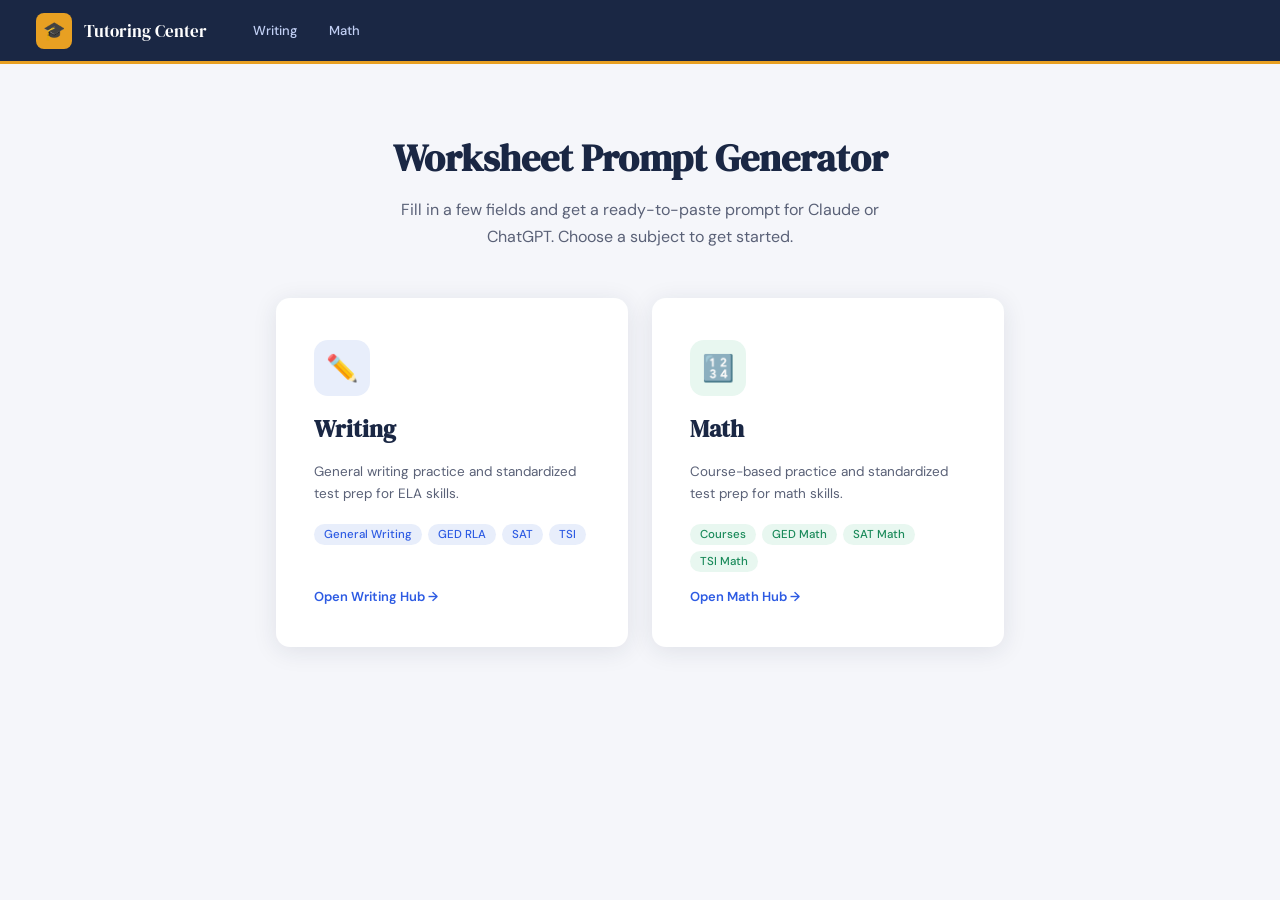
<file: index.html>
<!DOCTYPE html>
<html lang="en">
<head>
<meta charset="UTF-8">
<meta name="viewport" content="width=device-width, initial-scale=1.0">
<title>Tutoring Center — Worksheet Prompt Generator</title>
<link href="https://fonts.googleapis.com/css2?family=DM+Serif+Display&family=DM+Sans:wght@300;400;500;600&display=swap" rel="stylesheet">
<style>
  :root {
    --navy:#1a2744;--blue:#2d5be3;--blue-light:#e8eefb;--blue-mid:#c2d0f5;
    --gold:#e8a022;--green:#1a8a5a;--gray-1:#f5f6fa;--gray-2:#e8eaef;
    --gray-3:#9aa0b4;--gray-4:#5a6177;--text:#1a2744;--white:#ffffff;
    --radius:14px;--shadow:0 4px 24px rgba(26,39,68,0.10);
  }
  *{box-sizing:border-box;margin:0;padding:0;}
  body{font-family:'DM Sans',sans-serif;background:var(--gray-1);color:var(--text);min-height:100vh;}

  nav{background:var(--navy);padding:0 36px;display:flex;align-items:center;gap:0;border-bottom:3px solid var(--gold);height:64px;}
  .nav-brand{display:flex;align-items:center;gap:12px;text-decoration:none;}
  .nav-icon{width:36px;height:36px;background:var(--gold);border-radius:8px;display:flex;align-items:center;justify-content:center;font-size:18px;flex-shrink:0;}
  .nav-title{font-family:'DM Serif Display',serif;font-size:17px;color:var(--white);}
  .nav-links{display:flex;align-items:center;gap:4px;margin-left:32px;}
  .nav-link{color:var(--blue-mid);font-size:13px;font-weight:500;padding:8px 14px;border-radius:8px;text-decoration:none;transition:all 0.18s;}
  .nav-link:hover{background:rgba(255,255,255,0.08);color:var(--white);}
  .nav-link.active{background:rgba(255,255,255,0.12);color:var(--white);}

  .hero{padding:72px 36px 48px;text-align:center;}
  .hero h1{font-family:'DM Serif Display',serif;font-size:38px;color:var(--navy);margin-bottom:14px;line-height:1.2;}
  .hero p{font-size:16px;color:var(--gray-4);max-width:520px;margin:0 auto;line-height:1.7;}

  .hub-grid{display:grid;grid-template-columns:1fr 1fr;gap:24px;max-width:800px;margin:0 auto;padding:0 36px 72px;}

  .hub-card{background:var(--white);border-radius:var(--radius);box-shadow:var(--shadow);padding:40px 36px;text-decoration:none;color:var(--text);border:2px solid transparent;transition:all 0.22s;display:flex;flex-direction:column;align-items:flex-start;gap:16px;}
  .hub-card:hover{border-color:var(--blue);transform:translateY(-3px);box-shadow:0 8px 32px rgba(45,91,227,0.15);}
  .hub-card-icon{width:56px;height:56px;border-radius:14px;display:flex;align-items:center;justify-content:center;font-size:26px;}
  .hub-card.writing .hub-card-icon{background:var(--blue-light);}
  .hub-card.math .hub-card-icon{background:#e8f7f0;}
  .hub-card h2{font-family:'DM Serif Display',serif;font-size:24px;color:var(--navy);}
  .hub-card p{font-size:13.5px;color:var(--gray-4);line-height:1.6;}
  .hub-card .tag-list{display:flex;flex-wrap:wrap;gap:6px;margin-top:4px;}
  .tag{font-size:11.5px;font-weight:500;padding:3px 10px;border-radius:20px;background:var(--gray-1);color:var(--gray-4);}
  .hub-card.writing .tag{background:var(--blue-light);color:var(--blue);}
  .hub-card.math .tag{background:#e8f7f0;color:var(--green);}
  .hub-card .arrow{margin-top:auto;font-size:13px;font-weight:600;color:var(--blue);display:flex;align-items:center;gap:6px;}

  @media(max-width:700px){.hub-grid{grid-template-columns:1fr;}.hero h1{font-size:28px;}}
</style>
</head>
<body>
<nav>
  <a href="index.html" class="nav-brand">
    <div class="nav-icon">🎓</div>
    <span class="nav-title">Tutoring Center</span>
  </a>
  <div class="nav-links">
    <a href="writing.html" class="nav-link">Writing</a>
    <a href="math.html" class="nav-link">Math</a>
  </div>
</nav>

<div class="hero">
  <h1>Worksheet Prompt Generator</h1>
  <p>Fill in a few fields and get a ready-to-paste prompt for Claude or ChatGPT. Choose a subject to get started.</p>
</div>

<div class="hub-grid">
  <a href="writing.html" class="hub-card writing">
    <div class="hub-card-icon">✏️</div>
    <h2>Writing</h2>
    <p>General writing practice and standardized test prep for ELA skills.</p>
    <div class="tag-list">
      <span class="tag">General Writing</span>
      <span class="tag">GED RLA</span>
      <span class="tag">SAT</span>
      <span class="tag">TSI</span>
    </div>
    <div class="arrow">Open Writing Hub →</div>
  </a>
  <a href="math.html" class="hub-card math">
    <div class="hub-card-icon">🔢</div>
    <h2>Math</h2>
    <p>Course-based practice and standardized test prep for math skills.</p>
    <div class="tag-list">
      <span class="tag">Courses</span>
      <span class="tag">GED Math</span>
      <span class="tag">SAT Math</span>
      <span class="tag">TSI Math</span>
    </div>
    <div class="arrow">Open Math Hub →</div>
  </a>
</div>
</body>
</html>
</file>
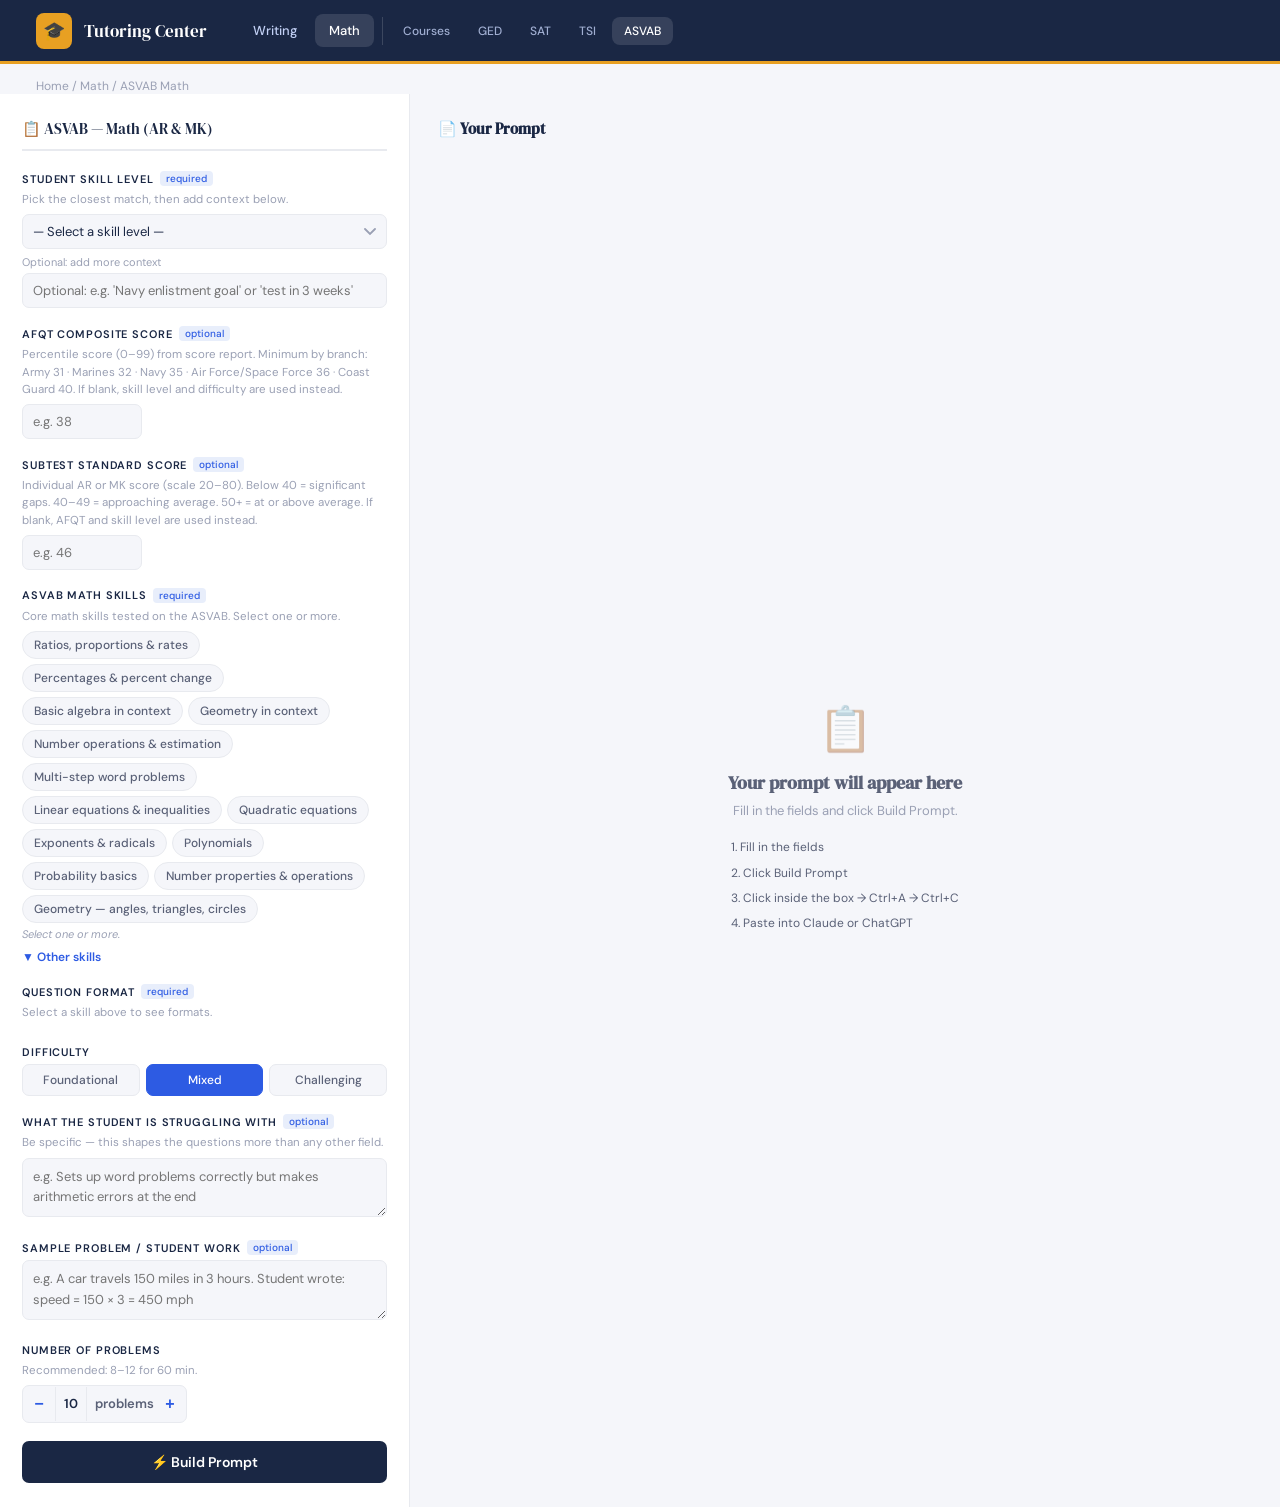
<file: math-asvab.html>
<!DOCTYPE html>
<html lang="en">
<head>
<meta charset="UTF-8">
<meta name="viewport" content="width=device-width, initial-scale=1.0">
<title>ASVAB Math — Tutoring Center</title>
<link href="https://fonts.googleapis.com/css2?family=DM+Serif+Display&family=DM+Sans:wght@300;400;500;600&display=swap" rel="stylesheet">
<link rel="stylesheet" href="shared.css">
</head>
<body>
<nav>
  <a href="index.html" class="nav-brand"><div class="nav-icon">🎓</div><span class="nav-title">Tutoring Center</span></a>
  <div class="nav-links">
    <a href="writing.html" class="nav-link">Writing</a>
    <a href="math.html" class="nav-link active">Math</a>
  </div>
  <div class="nav-sub">
    <a href="math-courses.html" class="nav-sub-link">Courses</a>
    <a href="math-ged.html" class="nav-sub-link">GED</a>
    <a href="math-sat.html" class="nav-sub-link">SAT</a>
    <a href="math-tsi.html" class="nav-sub-link">TSI</a>
    <a href="math-asvab.html" class="nav-sub-link active">ASVAB</a>
  </div>
</nav>
<div class="breadcrumb"><a href="index.html">Home</a> / <a href="math.html">Math</a> / ASVAB Math</div>

<div class="layout">
  <div class="form-panel">
    <div class="panel-title">📋 ASVAB — Math (AR & MK)</div>

    <div class="field" id="field-level">
      <div class="field-label">Student Skill Level <span class="badge">required</span></div>
      <div class="field-hint">Pick the closest match, then add context below.</div>
      <select id="select-level" onchange="clearErr('field-level')">
        <option value="">— Select a skill level —</option>
        <option value="Beginner — new to this topic; needs step-by-step foundational guidance">Beginner — new to this topic</option>
        <option value="Developing — understands the concept but makes consistent procedural errors">Developing — consistent procedural errors</option>
        <option value="Intermediate — can solve standard problems but struggles with multi-step or word problems">Intermediate — struggles with multi-step problems</option>
        <option value="Advanced — solid understanding; needs challenge problems and edge cases">Advanced — needs challenge problems</option>
        <option value="Multilingual learner — math vocabulary and word problem language needs extra scaffolding">Multilingual learner</option>
        <option value="Math-anxious — needs confidence-building problems before harder material">Math-anxious — needs confidence-building</option>
      </select>
      <div class="val-msg" id="val-level">Please select a skill level.</div>
      <div style="margin-top:6px;"><div style="font-size:11px;color:var(--gray-3);margin-bottom:4px;">Optional: add more context</div><input type="text" id="custom-level" placeholder="Optional: e.g. 'Navy enlistment goal' or 'test in 3 weeks'"></div>
    </div>

    <div class="field">
      <div class="field-label">AFQT Composite Score <span class="badge">optional</span></div>
      <div class="field-hint">Percentile score (0–99) from score report. Minimum by branch: Army 31 · Marines 32 · Navy 35 · Air Force/Space Force 36 · Coast Guard 40. If blank, skill level and difficulty are used instead.</div>
      <input type="text" id="afqt-input" placeholder="e.g. 38" style="max-width:120px;">
    </div>

    <div class="field">
      <div class="field-label">Subtest Standard Score <span class="badge">optional</span></div>
      <div class="field-hint">Individual AR or MK score (scale 20–80). Below 40 = significant gaps. 40–49 = approaching average. 50+ = at or above average. If blank, AFQT and skill level are used instead.</div>
      <input type="text" id="subtest-input" placeholder="e.g. 46" style="max-width:120px;">
    </div>

    <div class="field" id="field-skills">
      <div class="field-label">ASVAB Math Skills <span class="badge">required</span></div>
      <div class="field-hint">Core math skills tested on the ASVAB. Select one or more.</div>
      <div class="chips-wrap" id="chips">
        <div class="chip" data-skill="Arithmetic Reasoning — ratios, proportions & rates" onclick="toggleChip(this)">Ratios, proportions & rates</div>
        <div class="chip" data-skill="Arithmetic Reasoning — percentages & percent change" onclick="toggleChip(this)">Percentages & percent change</div>
        <div class="chip" data-skill="Arithmetic Reasoning — basic algebra in context" onclick="toggleChip(this)">Basic algebra in context</div>
        <div class="chip" data-skill="Arithmetic Reasoning — geometry in context (area, perimeter, volume)" onclick="toggleChip(this)">Geometry in context</div>
        <div class="chip" data-skill="Arithmetic Reasoning — number operations & estimation" onclick="toggleChip(this)">Number operations & estimation</div>
        <div class="chip" data-skill="Arithmetic Reasoning — multi-step word problems" onclick="toggleChip(this)">Multi-step word problems</div>
        <div class="chip" data-skill="Mathematics Knowledge — linear equations & inequalities" onclick="toggleChip(this)">Linear equations & inequalities</div>
        <div class="chip" data-skill="Mathematics Knowledge — quadratic equations" onclick="toggleChip(this)">Quadratic equations</div>
        <div class="chip" data-skill="Mathematics Knowledge — exponents & radicals" onclick="toggleChip(this)">Exponents & radicals</div>
        <div class="chip" data-skill="Mathematics Knowledge — polynomials" onclick="toggleChip(this)">Polynomials</div>
        <div class="chip" data-skill="Mathematics Knowledge — probability basics" onclick="toggleChip(this)">Probability basics</div>
        <div class="chip" data-skill="Mathematics Knowledge — number properties & operations" onclick="toggleChip(this)">Number properties & operations</div>
        <div class="chip" data-skill="Mathematics Knowledge — geometry (angles, triangles, circles)" onclick="toggleChip(this)">Geometry — angles, triangles, circles</div>
      </div>
      <div class="chip-note">Select one or more.</div>
      <span class="other-skills-toggle" id="other-skills-btn" onclick="toggleOtherSkills()">▼ Other skills</span>
      <div class="other-skills-section" id="other-skills-section">
        <div class="other-skills-label">Additional skills not specific to ASVAB Math</div>
        <div class="chips-wrap" id="other-skills-chips"></div>
      </div>
      <div class="val-msg" id="val-skills">Please select at least one skill.</div>
    </div>

    <div class="field" id="field-format">
      <div class="field-label">Question Format <span class="badge">required</span></div>
      <div class="field-hint" id="format-hint">Select a skill above to see formats.</div>
      <div class="format-grid" id="format-grid"></div>
      <div class="val-msg" id="val-format">Please select at least one format.</div>
    </div>

    <div class="field">
      <div class="field-label">Difficulty</div>
      <div class="toggle-row">
        <button class="toggle-btn" id="diff-foundational" onclick="setDifficulty('foundational')">Foundational</button>
        <button class="toggle-btn active" id="diff-mixed" onclick="setDifficulty('mixed')">Mixed</button>
        <button class="toggle-btn" id="diff-challenging" onclick="setDifficulty('challenging')">Challenging</button>
      </div>
    </div>

    <div class="field">
      <div class="field-label">What the Student is Struggling With <span class="badge">optional</span></div>
      <div class="field-hint">Be specific — this shapes the questions more than any other field.</div>
      <textarea id="struggling-text" style="min-height:56px;" placeholder="e.g. Sets up word problems correctly but makes arithmetic errors at the end"></textarea>
    </div>

    <div class="field">
      <div class="field-label">Sample Problem / Student Work <span class="badge">optional</span></div>
      <textarea id="draft-text" style="min-height:56px;" placeholder="e.g. A car travels 150 miles in 3 hours. Student wrote: speed = 150 × 3 = 450 mph"></textarea>
    </div>

    <div class="field">
      <div class="field-label">Number of Problems</div>
      <div class="field-hint">Recommended: 8–12 for 60 min.</div>
      <div class="stepper">
        <button onclick="changeQty(-1)">−</button>
        <div class="qty" id="qty-display">10</div>
        <span style="font-size:13px;font-weight:600;color:var(--gray-4);padding-left:8px;line-height:36px;">problems</span>
        <button onclick="changeQty(1)">+</button>
      </div>
    </div>

    <button class="submit-btn" onclick="buildPrompt()">⚡ Build Prompt</button>
  </div>

  <div class="output-panel">
    <div class="output-header">
      <h2>📄 Your Prompt <button class="copy-btn" id="copy-btn" onclick="copyPrompt()" style="display:none;">📋 Copy Prompt</button></h2>
    </div>
    <div id="empty-state" class="empty-state">
      <div class="es-icon">📋</div>
      <h3>Your prompt will appear here</h3>
      <p>Fill in the fields and click Build Prompt.</p>
      <div class="step-list">
        <span>1. Fill in the fields</span>
        <span>2. Click Build Prompt</span>
        <span>3. Click inside the box → Ctrl+A → Ctrl+C</span>
        <span>4. Paste into Claude or ChatGPT</span>
      </div>
    </div>
    <textarea id="prompt-output" class="prompt-box" style="display:none;" readonly onclick="this.select()"></textarea>
    <div id="copy-hint" class="copy-hint">✓ Text selected — press Ctrl+C to copy</div>
  </div>
</div>

<script src="shared.js"></script>
<script>
  const TEST_NAME = 'ASVAB Math';

  const otherSkills = [
    {skill:'Fractions & decimals',label:'Fractions & decimals'},
    {skill:'Percentages',label:'Percentages'},
    {skill:'Order of operations',label:'Order of operations'},
    {skill:'Integer operations',label:'Integer operations'},
    {skill:'Inequalities',label:'Inequalities'},
    {skill:'Rational expressions',label:'Rational expressions'},
    {skill:'Mean, median, mode & range',label:'Mean, median, mode & range'},
    {skill:'Word problems & applied math',label:'Word problems & applied math'},
    {skill:'Functions & graphs',label:'Functions & graphs'}
  ];

  const formatMap = {
    'Arithmetic Reasoning — ratios, proportions & rates': [
      {fmt:'4-option multiple choice (ASVAB style)',name:'MC — ASVAB Style',desc:'4 options, one correct'},
      {fmt:'show your work',name:'Show Your Work',desc:'Set up and solve step by step'},
      {fmt:'error identification',name:'Error ID',desc:'Find the setup or calculation error'}
    ],
    'Arithmetic Reasoning — percentages & percent change': [
      {fmt:'4-option multiple choice (ASVAB style)',name:'MC — ASVAB Style',desc:'4 options, one correct'},
      {fmt:'show your work',name:'Show Your Work',desc:'Step-by-step solve'},
      {fmt:'error identification',name:'Error ID',desc:'Find the calculation error'}
    ],
    'Arithmetic Reasoning — basic algebra in context': [
      {fmt:'4-option multiple choice (ASVAB style)',name:'MC — ASVAB Style',desc:'4 options, one correct'},
      {fmt:'show your work',name:'Show Your Work',desc:'Set up and solve step by step'},
      {fmt:'error identification',name:'Error ID',desc:'Find the setup or algebra error'}
    ],
    'Arithmetic Reasoning — geometry in context (area, perimeter, volume)': [
      {fmt:'4-option multiple choice (ASVAB style)',name:'MC — ASVAB Style',desc:'4 options, one correct'},
      {fmt:'show your work',name:'Show Your Work',desc:'Apply the formula step by step'},
      {fmt:'error identification',name:'Error ID',desc:'Find the formula misapplication'}
    ],
    'Arithmetic Reasoning — number operations & estimation': [
      {fmt:'4-option multiple choice (ASVAB style)',name:'MC — ASVAB Style',desc:'4 options, one correct'},
      {fmt:'show your work',name:'Show Your Work',desc:'Step-by-step solve'},
      {fmt:'fill in the blank',name:'Fill in the Blank',desc:'Complete the missing step'}
    ],
    'Arithmetic Reasoning — multi-step word problems': [
      {fmt:'4-option multiple choice (ASVAB style)',name:'MC — ASVAB Style',desc:'4 options, one correct'},
      {fmt:'show your work',name:'Show Your Work',desc:'Set up and solve each step'},
      {fmt:'error identification',name:'Error ID',desc:'Find where the setup or calculation went wrong'}
    ],
    'Mathematics Knowledge — linear equations & inequalities': [
      {fmt:'4-option multiple choice (ASVAB style)',name:'MC — ASVAB Style',desc:'4 options, one correct'},
      {fmt:'show your work',name:'Show Your Work',desc:'Solve step by step'},
      {fmt:'fill in the blank',name:'Fill in the Blank',desc:'Complete the missing step'},
      {fmt:'error identification',name:'Error ID',desc:'Find where the solve went wrong'}
    ],
    'Mathematics Knowledge — quadratic equations': [
      {fmt:'4-option multiple choice (ASVAB style)',name:'MC — ASVAB Style',desc:'4 options, one correct'},
      {fmt:'show your work',name:'Show Your Work',desc:'Solve step by step'},
      {fmt:'error identification',name:'Error ID',desc:'Find the mistake'}
    ],
    'Mathematics Knowledge — exponents & radicals': [
      {fmt:'4-option multiple choice (ASVAB style)',name:'MC — ASVAB Style',desc:'4 options, one correct'},
      {fmt:'show your work',name:'Show Your Work',desc:'Simplify step by step'},
      {fmt:'fill in the blank',name:'Fill in the Blank',desc:'Complete the missing step'},
      {fmt:'error identification',name:'Error ID',desc:'Find the rule misapplication'}
    ],
    'Mathematics Knowledge — polynomials': [
      {fmt:'4-option multiple choice (ASVAB style)',name:'MC — ASVAB Style',desc:'4 options, one correct'},
      {fmt:'show your work',name:'Show Your Work',desc:'Factor or expand step by step'},
      {fmt:'error identification',name:'Error ID',desc:'Find the distribution or sign error'}
    ],
    'Mathematics Knowledge — probability basics': [
      {fmt:'4-option multiple choice (ASVAB style)',name:'MC — ASVAB Style',desc:'4 options, one correct'},
      {fmt:'show your work',name:'Show Your Work',desc:'Set up and solve'},
      {fmt:'fill in the blank',name:'Fill in the Blank',desc:'Complete the missing probability'}
    ],
    'Mathematics Knowledge — number properties & operations': [
      {fmt:'4-option multiple choice (ASVAB style)',name:'MC — ASVAB Style',desc:'4 options, one correct'},
      {fmt:'show your work',name:'Show Your Work',desc:'Step-by-step solve'},
      {fmt:'fill in the blank',name:'Fill in the Blank',desc:'Complete the missing step'},
      {fmt:'error identification',name:'Error ID',desc:'Find the arithmetic error'}
    ],
    'Mathematics Knowledge — geometry (angles, triangles, circles)': [
      {fmt:'4-option multiple choice (ASVAB style)',name:'MC — ASVAB Style',desc:'4 options, one correct'},
      {fmt:'show your work',name:'Show Your Work',desc:'Apply the formula step by step'},
      {fmt:'fill in the blank',name:'Fill in the Blank',desc:'Complete the missing measurement'},
      {fmt:'error identification',name:'Error ID',desc:'Find the formula or property misapplication'}
    ],
    'Fractions & decimals':[{fmt:'4-option multiple choice (ASVAB style)',name:'MC — ASVAB Style',desc:'4 options, one correct'},{fmt:'show your work',name:'Show Your Work',desc:'Step-by-step solve'},{fmt:'fill in the blank',name:'Fill in the Blank',desc:'Complete the missing step'}],
    'Percentages':[{fmt:'4-option multiple choice (ASVAB style)',name:'MC — ASVAB Style',desc:'4 options, one correct'},{fmt:'show your work',name:'Show Your Work',desc:'Step-by-step solve'},{fmt:'fill in the blank',name:'Fill in the Blank',desc:'Complete the missing value'}],
    'Order of operations':[{fmt:'4-option multiple choice (ASVAB style)',name:'MC — ASVAB Style',desc:'4 options, one correct'},{fmt:'show your work',name:'Show Your Work',desc:'Step-by-step solve'},{fmt:'error identification',name:'Error ID',desc:'Find where order was applied wrong'}],
    'Integer operations':[{fmt:'4-option multiple choice (ASVAB style)',name:'MC — ASVAB Style',desc:'4 options, one correct'},{fmt:'show your work',name:'Show Your Work',desc:'Step-by-step solve'},{fmt:'error identification',name:'Error ID',desc:'Find the sign error'}],
    'Inequalities':[{fmt:'4-option multiple choice (ASVAB style)',name:'MC — ASVAB Style',desc:'4 options, one correct'},{fmt:'show your work',name:'Show Your Work',desc:'Solve and describe solution set'},{fmt:'error identification',name:'Error ID',desc:'Find the sign flip error'}],
    'Rational expressions':[{fmt:'4-option multiple choice (ASVAB style)',name:'MC — ASVAB Style',desc:'4 options, one correct'},{fmt:'show your work',name:'Show Your Work',desc:'Simplify or operate step by step'},{fmt:'error identification',name:'Error ID',desc:'Find the cancellation or LCD error'}],
    'Mean, median, mode & range':[{fmt:'4-option multiple choice (ASVAB style)',name:'MC — ASVAB Style',desc:'4 options, one correct'},{fmt:'show your work',name:'Show Your Work',desc:'Calculate step by step'},{fmt:'error identification',name:'Error ID',desc:'Find the calculation error'}],
    'Word problems & applied math':[{fmt:'4-option multiple choice (ASVAB style)',name:'MC — ASVAB Style',desc:'4 options, one correct'},{fmt:'show your work',name:'Show Your Work',desc:'Set up and solve'},{fmt:'error identification',name:'Error ID',desc:'Find where setup or calculation went wrong'}],
    'Functions & graphs':[{fmt:'4-option multiple choice (ASVAB style)',name:'MC — ASVAB Style',desc:'4 options, one correct'},{fmt:'show your work',name:'Show Your Work',desc:'Evaluate or analyze step by step'},{fmt:'fill in the blank',name:'Fill in the Blank',desc:'Complete the function table or equation'}]
  };

  buildOtherSkillsSection(otherSkills, toggleOtherChip);

  function getAllSelectedSkills() {
    return [
      ...Array.from(document.querySelectorAll('#chips .chip.selected')),
      ...Array.from(document.querySelectorAll('#other-skills-chips .chip.selected'))
    ].map(c => c.dataset.skill);
  }

  function getSelectedFormatOptions() {
    const skills = getAllSelectedSkills();
    const seen = new Set(); const fmts = [];
    for (const s of skills) for (const f of (formatMap[s] || [])) {
      if (!seen.has(f.fmt)) { seen.add(f.fmt); fmts.push(f); }
    }
    return fmts;
  }

  function toggleChip(el) { el.classList.toggle('selected'); clearErr('field-skills'); renderFormatCards(getSelectedFormatOptions()); }
  function toggleOtherChip(el) { el.classList.toggle('selected'); clearErr('field-skills'); renderFormatCards(getSelectedFormatOptions()); }

  function getASVABScoreSection() {
    const afqt = document.getElementById('afqt-input').value.trim();
    const sub  = document.getElementById('subtest-input').value.trim();
    if (!afqt && !sub) return '';
    let block = '\n';
    if (afqt) {
      block += `AFQT COMPOSITE SCORE: ${afqt} (percentile)\n`;
      block += `AFQT context: This is the enlistment eligibility score. Minimum by branch — Army: 31, Marines: 32, Navy: 35, Air Force/Space Force: 36, Coast Guard: 40. Below 31 = not yet eligible for most branches. Use this score to gauge overall math readiness and calibrate problem complexity.\n`;
    }
    if (sub) {
      block += `SUBTEST STANDARD SCORE: ${sub} (scale 20–80)\n`;
      block += `Subtest context: Below 40 = significant skill gaps. 40–49 = approaching average. 50–59 = average. 60+ = above average. Use this score to set problem difficulty and prioritize the skill areas most predictive of this score range.\n`;
    }
    block += `Use whichever score(s) are provided to calibrate difficulty and prioritize skill gaps. If both fields are blank, rely on skill level and difficulty settings above.\n`;
    return block;
  }

  function buildPrompt() {
    const skills = getAllSelectedSkills();
    let ok = true;
    if (!getLevel()) { document.getElementById('field-level').classList.add('error'); ok = false; }
    if (!skills.length) { document.getElementById('field-skills').classList.add('error'); ok = false; }
    if (!getFormats().length) { document.getElementById('field-format').classList.add('error'); ok = false; }
    if (!ok) return;

    const formats = getFormats();
    const formatLine = formats.length === 1 ? formats[0] : formats.slice(0,-1).join(', ') + ', and ' + formats[formats.length-1];
    const struggling = document.getElementById('struggling-text').value.trim();
    const sample = document.getElementById('draft-text').value.trim();
    const scoreBlock = getASVABScoreSection();

    const difficultyLine = {
      foundational: 'All problems should be foundational and confidence-building. Avoid tricky edge cases.',
      mixed: 'Progress from foundational problems to more challenging ones.',
      challenging: 'Emphasize challenging problems typical of the harder end of the ASVAB Math subtests.'
    }[difficulty];

    showPrompt(`You are a math tutor assistant helping a student prepare for the ${TEST_NAME} subtests: Arithmetic Reasoning (AR) and Mathematics Knowledge (MK). Generate a student-facing practice worksheet.

Student-facing means: no answers, no answer key language, no meta-commentary about the worksheet appear in the WORKSHEET section. Keep each section cleanly separated.

━━━━━━━━━━━━━━━━━━━━━━━━━━━━━━━
STUDENT CONTEXT
━━━━━━━━━━━━━━━━━━━━━━━━━━━━━━━

STUDENT SKILL LEVEL: ${getLevel()}
TEST PREP TARGET: ${TEST_NAME}
SESSION LENGTH: 60 minutes

━━━━━━━━━━━━━━━━━━━━━━━━━━━━━━━
WORKSHEET DETAILS
━━━━━━━━━━━━━━━━━━━━━━━━━━━━━━━

SKILL(S): ${skills.join(', ')}
FORMAT: ${formatLine}
NUMBER OF PROBLEMS: ${qty}
${scoreBlock}${struggling ? `\nSPECIFIC STRUGGLES:\n${struggling}\nPrioritize problems that directly address these patterns.\n` : ''}${sample ? `\nSAMPLE PROBLEM / STUDENT WORK:\n${sample}\nBuild at least 3 problems around this example or error pattern.\n` : ''}
━━━━━━━━━━━━━━━━━━━━━━━━━━━━━━━
REQUIREMENTS
━━━━━━━━━━━━━━━━━━━━━━━━━━━━━━━

• Calibrate all problems to the ASVAB Math subtests: AR problems must be word-problem based with realistic applied contexts; MK problems test pure math knowledge with direct, non-contextual stems.
• NON-NEGOTIABLE: Multiple choice: 4 options (ASVAB style). One correct, three wrong — each must represent a distinct error type. No two distractors may stem from the same mistake.
• NON-NEGOTIABLE: Before finalizing each problem, verify the full solution top-to-bottom with the chosen values to confirm it produces a clean, unambiguous answer before writing the distractors.
• Show your work: leave space for student work. Full step-by-step solutions in the answer key only.
• Error identification: one mistake in a fully worked problem. Student finds and corrects it.
• Fill in the blank: student completes a missing step or value in a partially worked problem.
• ${difficultyLine}
• AR contexts should be realistic and military-adjacent or everyday (fuel, distance, pay, supplies, time). MK problems should be clean, direct, and notation-accurate.
• Avoid calculator-dependent problems — the ASVAB Math subtests are typically taken without a calculator.

━━━━━━━━━━━━━━━━━━━━━━━━━━━━━━━
OUTPUT STRUCTURE
━━━━━━━━━━━━━━━━━━━━━━━━━━━━━━━

1. WORKSHEET — student-facing problems only. No answers visible. When multiple problems share the same data set, table, or scenario, group them together with a clear header above the shared material: "For problems [X–Y], use the following [table/scenario]." The shared material appears in full before the first problem in the group. Do not repeat it between problems in the same group.
Close this section with: [Compliance: Worksheet — X problems, shared material grouped Y/N, no answers visible Y/N]
2. ANSWER KEY — complete step-by-step solution per problem. For MC, name the correct answer and explain why each wrong answer is wrong.
Close this section with: [Compliance: Answer Key — X entries, step-by-step solution provided Y/N]
3. STUDY TIPS & SELF-CHECK — fits on up to two printed pages. Do not explain or teach the concept. Write directly to the student using "you" language.
   a. TIPS (3–5 items): One sentence each. Practical strategies for this specific skill only — what to do, look for, or try when stuck. No theory.
   b. SELF-CHECK (3–4 items): One sentence each. Questions the student asks themselves before submitting. Actionable and specific to this skill.
Close this section with: [Compliance: Study Tips — X tips, Y checklist items, student-facing language Y/N]

Perform a silent internal audit before producing any output: confirm all problems are solvable as written, all solutions are mathematically correct, AR problems use applied word-problem contexts, MK problems use direct math stems, and any shared data sets appear once above the first problem in their group with a correct "For problems [X–Y]" header. Fix any issues before outputting. Do not include a visible audit section in the output.

After all three sections, format the complete output as a Word document (.docx) and offer it for download.`);
  }
</script>
</body>
</html>
</file>
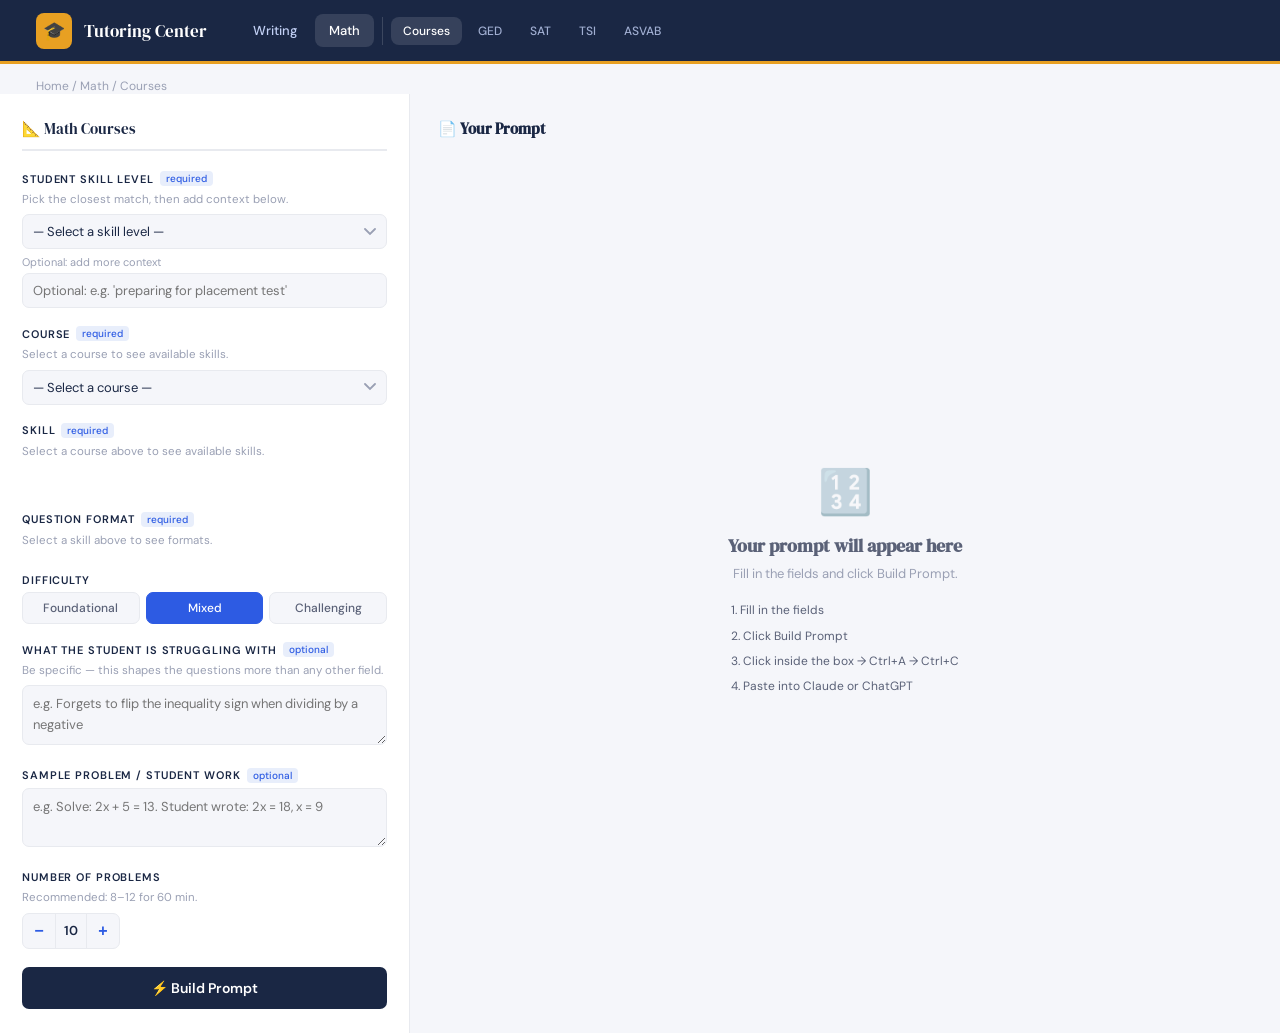
<file: math-courses.html>
<!DOCTYPE html>
<html lang="en">
<head>
<meta charset="UTF-8">
<meta name="viewport" content="width=device-width, initial-scale=1.0">
<title>Math Courses — Tutoring Center</title>
<link href="https://fonts.googleapis.com/css2?family=DM+Serif+Display&family=DM+Sans:wght@300;400;500;600&display=swap" rel="stylesheet">
<link rel="stylesheet" href="shared.css">
</head>
<body>
<nav>
  <a href="index.html" class="nav-brand"><div class="nav-icon">🎓</div><span class="nav-title">Tutoring Center</span></a>
  <div class="nav-links">
    <a href="writing.html" class="nav-link">Writing</a>
    <a href="math.html" class="nav-link active">Math</a>
  </div>
  <div class="nav-sub">
    <a href="math-courses.html" class="nav-sub-link active">Courses</a>
    <a href="math-ged.html" class="nav-sub-link">GED</a>
    <a href="math-sat.html" class="nav-sub-link">SAT</a>
    <a href="math-tsi.html" class="nav-sub-link">TSI</a>
    <a href="math-asvab.html" class="nav-sub-link">ASVAB</a>
  </div>
</nav>
<div class="breadcrumb"><a href="index.html">Home</a> / <a href="math.html">Math</a> / Courses</div>

<div class="layout">
  <div class="form-panel">
    <div class="panel-title">📐 Math Courses</div>

    <div class="field" id="field-level">
      <div class="field-label">Student Skill Level <span class="badge">required</span></div>
      <div class="field-hint">Pick the closest match, then add context below.</div>
      <select id="select-level" onchange="clearErr('field-level')">
        <option value="">— Select a skill level —</option>
        <option value="Beginner — new to this topic; needs step-by-step foundational guidance">Beginner — new to this topic</option>
        <option value="Developing — understands the concept but makes consistent procedural errors">Developing — consistent procedural errors</option>
        <option value="Intermediate — can solve standard problems but struggles with multi-step or word problems">Intermediate — struggles with multi-step problems</option>
        <option value="Advanced — solid understanding; needs challenge problems and edge cases">Advanced — needs challenge problems</option>
        <option value="Multilingual learner — math vocabulary and word problem language needs extra scaffolding">Multilingual learner</option>
        <option value="Math-anxious — needs confidence-building problems before harder material">Math-anxious — needs confidence-building</option>
      </select>
      <div class="val-msg" id="val-level">Please select a skill level.</div>
      <div style="margin-top:6px;"><div style="font-size:11px;color:var(--gray-3);margin-bottom:4px;">Optional: add more context</div><input type="text" id="custom-level" placeholder="Optional: e.g. 'preparing for placement test'"></div>
    </div>

    <div class="field" id="field-course">
      <div class="field-label">Course <span class="badge">required</span></div>
      <div class="field-hint">Select a course to see available skills.</div>
      <select id="select-course" onchange="onCourseChange()">
        <option value="">— Select a course —</option>
        <option value="Arithmetic / Basic Math">Arithmetic / Basic Math</option>
        <option value="Pre-Algebra">Pre-Algebra</option>
        <option value="College Algebra">College Algebra</option>
        <option value="Pre-Calculus">Pre-Calculus</option>
        <option value="Statistics / Probability">Statistics / Probability</option>
        <option value="Trigonometry">Trigonometry</option>
      </select>
      <div class="val-msg" id="val-course">Please select a course.</div>
    </div>

    <div class="field" id="field-skills">
      <div class="field-label">Skill <span class="badge">required</span></div>
      <div class="field-hint" id="skill-hint">Select a course above to see available skills.</div>
      <div class="chips-wrap" id="chips"></div>
      <div class="val-msg" id="val-skills">Please select a skill.</div>
    </div>

    <div class="field" id="field-format">
      <div class="field-label">Question Format <span class="badge">required</span></div>
      <div class="field-hint" id="format-hint">Select a skill above to see formats.</div>
      <div class="format-grid" id="format-grid"></div>
      <div class="val-msg" id="val-format">Please select at least one format.</div>
    </div>

    <div class="field">
      <div class="field-label">Difficulty</div>
      <div class="toggle-row">
        <button class="toggle-btn" id="diff-foundational" onclick="setDifficulty('foundational')">Foundational</button>
        <button class="toggle-btn active" id="diff-mixed" onclick="setDifficulty('mixed')">Mixed</button>
        <button class="toggle-btn" id="diff-challenging" onclick="setDifficulty('challenging')">Challenging</button>
      </div>
    </div>

    <div class="field">
      <div class="field-label">What the Student is Struggling With <span class="badge">optional</span></div>
      <div class="field-hint">Be specific — this shapes the questions more than any other field.</div>
      <textarea id="struggling-text" style="min-height:56px;" placeholder="e.g. Forgets to flip the inequality sign when dividing by a negative"></textarea>
    </div>

    <div class="field">
      <div class="field-label">Sample Problem / Student Work <span class="badge">optional</span></div>
      <textarea id="draft-text" style="min-height:56px;" placeholder="e.g. Solve: 2x + 5 = 13. Student wrote: 2x = 18, x = 9"></textarea>
    </div>

    <div class="field">
      <div class="field-label">Number of Problems</div>
      <div class="field-hint">Recommended: 8–12 for 60 min.</div>
      <div class="stepper">
        <button onclick="changeQty(-1)">−</button>
        <div class="qty" id="qty-display">10</div>
        <button onclick="changeQty(1)">+</button>
      </div>
    </div>

    <button class="submit-btn" onclick="buildPrompt()">⚡ Build Prompt</button>
  </div>

  <div class="output-panel">
    <div class="output-header">
      <h2>📄 Your Prompt <button class="copy-btn" id="copy-btn" onclick="copyPrompt()" style="display:none;">📋 Copy Prompt</button></h2>
    </div>
    <div id="empty-state" class="empty-state">
      <div class="es-icon">🔢</div>
      <h3>Your prompt will appear here</h3>
      <p>Fill in the fields and click Build Prompt.</p>
      <div class="step-list">
        <span>1. Fill in the fields</span>
        <span>2. Click Build Prompt</span>
        <span>3. Click inside the box → Ctrl+A → Ctrl+C</span>
        <span>4. Paste into Claude or ChatGPT</span>
      </div>
    </div>
    <textarea id="prompt-output" class="prompt-box" style="display:none;" readonly onclick="this.select()"></textarea>
    <div id="copy-hint" class="copy-hint">✓ Text selected — press Ctrl+C to copy</div>
  </div>
</div>

<script src="shared.js"></script>
<script>
  const courseSkillMap = {
    'Arithmetic / Basic Math':[{skill:'Fractions & decimals',label:'Fractions & decimals'},{skill:'Percentages',label:'Percentages'},{skill:'Order of operations',label:'Order of operations'},{skill:'Ratios & proportions',label:'Ratios & proportions'},{skill:'Integer operations',label:'Integer operations'}],
    'Pre-Algebra':[{skill:'Variables & expressions',label:'Variables & expressions'},{skill:'Solving one- and two-step equations',label:'One/two-step equations'},{skill:'Inequalities',label:'Inequalities'},{skill:'Graphing on a number line',label:'Number line graphing'},{skill:'Word problems',label:'Word problems'}],
    'College Algebra':[{skill:'Linear equations & systems',label:'Linear equations & systems'},{skill:'Quadratic equations',label:'Quadratic equations'},{skill:'Functions & function notation',label:'Functions & notation'},{skill:'Exponents & radicals',label:'Exponents & radicals'},{skill:'Polynomials',label:'Polynomials'},{skill:'Rational expressions',label:'Rational expressions'}],
    'Pre-Calculus':[{skill:'Exponential & logarithmic functions',label:'Exponential & logs'},{skill:'Trigonometric functions',label:'Trig functions'},{skill:'Sequences & series',label:'Sequences & series'},{skill:'Conic sections',label:'Conic sections'},{skill:'Introduction to limits',label:'Intro to limits'}],
    'Statistics / Probability':[{skill:'Mean, median, mode, and range',label:'Mean/median/mode/range'},{skill:'Probability basics',label:'Probability basics'},{skill:'Reading charts & graphs',label:'Charts & graphs'},{skill:'Normal distribution',label:'Normal distribution'},{skill:'Interpreting data',label:'Interpreting data'}],
    'Trigonometry':[{skill:'Unit circle',label:'Unit circle'},{skill:'Trig ratios (SOH-CAH-TOA)',label:'SOH-CAH-TOA'},{skill:'Trig identities',label:'Trig identities'},{skill:'Solving trig equations',label:'Solving trig equations'},{skill:'Graphing trig functions',label:'Graphing trig functions'}]
  };

  const formatMap = {
    'Fractions & decimals':[{fmt:'multiple choice',name:'Multiple Choice',desc:'4 options, one correct'},{fmt:'show your work',name:'Show Your Work',desc:'Step-by-step solve'},{fmt:'error identification',name:'Error ID',desc:'Find the mistake in worked solution'},{fmt:'fill in the blank',name:'Fill in the Blank',desc:'Complete the missing step'}],
    'Percentages':[{fmt:'multiple choice',name:'Multiple Choice',desc:'4 options, one correct'},{fmt:'show your work',name:'Show Your Work',desc:'Step-by-step solve'},{fmt:'error identification',name:'Error ID',desc:'Find the mistake'},{fmt:'fill in the blank',name:'Fill in the Blank',desc:'Complete the missing step'}],
    'Order of operations':[{fmt:'multiple choice',name:'Multiple Choice',desc:'4 options, one correct'},{fmt:'show your work',name:'Show Your Work',desc:'Step-by-step solve'},{fmt:'error identification',name:'Error ID',desc:'Find where order was applied wrong'},{fmt:'fill in the blank',name:'Fill in the Blank',desc:'Complete the missing step'}],
    'Ratios & proportions':[{fmt:'multiple choice',name:'Multiple Choice',desc:'4 options, one correct'},{fmt:'show your work',name:'Show Your Work',desc:'Step-by-step solve'},{fmt:'error identification',name:'Error ID',desc:'Find the mistake'},{fmt:'fill in the blank',name:'Fill in the Blank',desc:'Complete the missing step'}],
    'Integer operations':[{fmt:'multiple choice',name:'Multiple Choice',desc:'4 options, one correct'},{fmt:'show your work',name:'Show Your Work',desc:'Step-by-step solve'},{fmt:'error identification',name:'Error ID',desc:'Find the sign error'},{fmt:'fill in the blank',name:'Fill in the Blank',desc:'Complete the missing step'}],
    'Variables & expressions':[{fmt:'multiple choice',name:'Multiple Choice',desc:'4 options, one correct'},{fmt:'show your work',name:'Show Your Work',desc:'Simplify or evaluate'},{fmt:'error identification',name:'Error ID',desc:'Find the mistake'},{fmt:'match equation to word problem',name:'Match to Word Problem',desc:'Link expression to context'}],
    'Solving one- and two-step equations':[{fmt:'multiple choice',name:'Multiple Choice',desc:'4 options, one correct'},{fmt:'show your work',name:'Show Your Work',desc:'Solve step by step'},{fmt:'error identification',name:'Error ID',desc:'Find where the solve went wrong'},{fmt:'match equation to word problem',name:'Match to Word Problem',desc:'Link equation to context'}],
    'Inequalities':[{fmt:'multiple choice',name:'Multiple Choice',desc:'4 options, one correct'},{fmt:'show your work',name:'Show Your Work',desc:'Solve and describe solution set'},{fmt:'error identification',name:'Error ID',desc:'Find the sign flip error'},{fmt:'fill in the blank',name:'Fill in the Blank',desc:'Complete the missing step'}],
    'Graphing on a number line':[{fmt:'multiple choice',name:'Multiple Choice',desc:'4 options, one correct'},{fmt:'error identification',name:'Error ID',desc:'Find the graphing error'},{fmt:'fill in the blank',name:'Fill in the Blank',desc:'Describe the solution set'}],
    'Word problems':[{fmt:'multiple choice',name:'Multiple Choice',desc:'4 options, one correct'},{fmt:'show your work',name:'Show Your Work',desc:'Set up and solve'},{fmt:'match equation to word problem',name:'Match to Word Problem',desc:'Link equation to context'},{fmt:'error identification',name:'Error ID',desc:'Find where the setup went wrong'}],
    'Linear equations & systems':[{fmt:'multiple choice',name:'Multiple Choice',desc:'4 options, one correct'},{fmt:'show your work',name:'Show Your Work',desc:'Solve step by step'},{fmt:'error identification',name:'Error ID',desc:'Find the mistake'},{fmt:'graph interpretation',name:'Graph Interpretation',desc:'Read and interpret a graph'}],
    'Quadratic equations':[{fmt:'multiple choice',name:'Multiple Choice',desc:'4 options, one correct'},{fmt:'show your work',name:'Show Your Work',desc:'Solve step by step'},{fmt:'error identification',name:'Error ID',desc:'Find the mistake'},{fmt:'match function to graph',name:'Match to Graph',desc:'Link equation to its parabola'}],
    'Functions & function notation':[{fmt:'multiple choice',name:'Multiple Choice',desc:'4 options, one correct'},{fmt:'show your work',name:'Show Your Work',desc:'Evaluate or compose'},{fmt:'error identification',name:'Error ID',desc:'Find the notation error'},{fmt:'match function to graph',name:'Match to Graph',desc:'Link function to its graph'}],
    'Exponents & radicals':[{fmt:'multiple choice',name:'Multiple Choice',desc:'4 options, one correct'},{fmt:'show your work',name:'Show Your Work',desc:'Simplify step by step'},{fmt:'error identification',name:'Error ID',desc:'Find the rule misapplication'},{fmt:'fill in the blank',name:'Fill in the Blank',desc:'Complete the missing step'}],
    'Polynomials':[{fmt:'multiple choice',name:'Multiple Choice',desc:'4 options, one correct'},{fmt:'show your work',name:'Show Your Work',desc:'Add, subtract, multiply, or factor'},{fmt:'error identification',name:'Error ID',desc:'Find the distribution or sign error'},{fmt:'fill in the blank',name:'Fill in the Blank',desc:'Complete the missing step'}],
    'Rational expressions':[{fmt:'multiple choice',name:'Multiple Choice',desc:'4 options, one correct'},{fmt:'show your work',name:'Show Your Work',desc:'Simplify or operate step by step'},{fmt:'error identification',name:'Error ID',desc:'Find the cancellation or LCD error'},{fmt:'fill in the blank',name:'Fill in the Blank',desc:'Complete the missing step'}],
    'Exponential & logarithmic functions':[{fmt:'multiple choice',name:'Multiple Choice',desc:'4 options, one correct'},{fmt:'show your work',name:'Show Your Work',desc:'Solve or simplify step by step'},{fmt:'error identification',name:'Error ID',desc:'Find the log property error'},{fmt:'graph interpretation',name:'Graph Interpretation',desc:'Read and interpret the graph'}],
    'Trigonometric functions':[{fmt:'multiple choice',name:'Multiple Choice',desc:'4 options, one correct'},{fmt:'show your work',name:'Show Your Work',desc:'Evaluate or solve'},{fmt:'error identification',name:'Error ID',desc:'Find the trig error'},{fmt:'graph interpretation',name:'Graph Interpretation',desc:'Read and interpret the trig graph'}],
    'Sequences & series':[{fmt:'multiple choice',name:'Multiple Choice',desc:'4 options, one correct'},{fmt:'show your work',name:'Show Your Work',desc:'Find the term or sum'},{fmt:'error identification',name:'Error ID',desc:'Find the formula error'},{fmt:'fill in the blank',name:'Fill in the Blank',desc:'Complete the missing term'}],
    'Conic sections':[{fmt:'multiple choice',name:'Multiple Choice',desc:'4 options, one correct'},{fmt:'show your work',name:'Show Your Work',desc:'Identify and write the equation'},{fmt:'match function to graph',name:'Match to Graph',desc:'Link equation to its conic'},{fmt:'error identification',name:'Error ID',desc:'Find the equation error'}],
    'Introduction to limits':[{fmt:'multiple choice',name:'Multiple Choice',desc:'4 options, one correct'},{fmt:'show your work',name:'Show Your Work',desc:'Evaluate the limit step by step'},{fmt:'graph interpretation',name:'Graph Interpretation',desc:'Read the limit from a graph'},{fmt:'error identification',name:'Error ID',desc:'Find the limit evaluation error'}],
    'Mean, median, mode, and range':[{fmt:'multiple choice',name:'Multiple Choice',desc:'4 options, one correct'},{fmt:'show your work',name:'Show Your Work',desc:'Calculate step by step'},{fmt:'error identification',name:'Error ID',desc:'Find the calculation error'},{fmt:'fill in the blank',name:'Fill in the Blank',desc:'Complete the missing value'}],
    'Probability basics':[{fmt:'multiple choice',name:'Multiple Choice',desc:'4 options, one correct'},{fmt:'show your work',name:'Show Your Work',desc:'Set up and solve'},{fmt:'error identification',name:'Error ID',desc:'Find the probability error'},{fmt:'fill in the blank',name:'Fill in the Blank',desc:'Complete the missing probability'}],
    'Reading charts & graphs':[{fmt:'multiple choice',name:'Multiple Choice',desc:'4 options, one correct'},{fmt:'interpret a graph',name:'Interpret a Graph',desc:'Answer questions about a given graph'},{fmt:'error identification',name:'Error ID',desc:'Find the misreading error'},{fmt:'fill in the blank',name:'Fill in the Blank',desc:'Complete the data value'}],
    'Normal distribution':[{fmt:'multiple choice',name:'Multiple Choice',desc:'4 options, one correct'},{fmt:'show your work',name:'Show Your Work',desc:'Calculate z-scores or probabilities'},{fmt:'interpret a graph',name:'Interpret a Graph',desc:'Read the distribution curve'},{fmt:'error identification',name:'Error ID',desc:'Find the z-score error'}],
    'Interpreting data':[{fmt:'multiple choice',name:'Multiple Choice',desc:'4 options, one correct'},{fmt:'interpret a graph',name:'Interpret a Graph',desc:'Draw conclusions from data'},{fmt:'error identification',name:'Error ID',desc:'Find the misinterpretation'},{fmt:'fill in the blank',name:'Fill in the Blank',desc:'Complete the conclusion'}],
    'Unit circle':[{fmt:'multiple choice',name:'Multiple Choice',desc:'4 options, one correct'},{fmt:'fill in the blank',name:'Fill in the Blank',desc:'Complete coordinates or values'},{fmt:'error identification',name:'Error ID',desc:'Find the unit circle error'},{fmt:'show your work',name:'Show Your Work',desc:'Derive the value step by step'}],
    'Trig ratios (SOH-CAH-TOA)':[{fmt:'multiple choice',name:'Multiple Choice',desc:'4 options, one correct'},{fmt:'show your work',name:'Show Your Work',desc:'Set up and solve the ratio'},{fmt:'error identification',name:'Error ID',desc:'Find the ratio setup error'},{fmt:'fill in the blank',name:'Fill in the Blank',desc:'Complete the missing ratio'}],
    'Trig identities':[{fmt:'multiple choice',name:'Multiple Choice',desc:'4 options, one correct'},{fmt:'show your work',name:'Show Your Work',desc:'Verify or simplify'},{fmt:'error identification',name:'Error ID',desc:'Find the identity misapplication'},{fmt:'fill in the blank',name:'Fill in the Blank',desc:'Complete the identity step'}],
    'Solving trig equations':[{fmt:'multiple choice',name:'Multiple Choice',desc:'4 options, one correct'},{fmt:'show your work',name:'Show Your Work',desc:'Solve step by step'},{fmt:'error identification',name:'Error ID',desc:'Find the solution set error'},{fmt:'fill in the blank',name:'Fill in the Blank',desc:'Complete the missing solution'}],
    'Graphing trig functions':[{fmt:'multiple choice',name:'Multiple Choice',desc:'4 options, one correct'},{fmt:'graph interpretation',name:'Graph Interpretation',desc:'Read amplitude, period, or phase shift'},{fmt:'match function to graph',name:'Match to Graph',desc:'Link equation to its trig graph'},{fmt:'error identification',name:'Error ID',desc:'Find the graphing error'}]
  };

  function onCourseChange() {
    const course = document.getElementById('select-course').value;
    clearErr('field-course');
    document.getElementById('chips').innerHTML = '';
    document.getElementById('format-grid').innerHTML = '';
    document.getElementById('format-hint').textContent = 'Select a skill above to see formats.';
    clearErr('field-skills'); clearErr('field-format');
    if (!course) { document.getElementById('skill-hint').textContent = 'Select a course above to see skills.'; return; }
    document.getElementById('skill-hint').textContent = 'Select one skill for this worksheet.';
    (courseSkillMap[course] || []).forEach(s => {
      const chip = document.createElement('div');
      chip.className = 'chip'; chip.textContent = s.label; chip.dataset.skill = s.skill;
      chip.onclick = () => {
        document.querySelectorAll('#chips .chip').forEach(c => c.classList.remove('selected'));
        chip.classList.add('selected');
        clearErr('field-skills');
        renderFormatCards(formatMap[s.skill] || []);
      };
      document.getElementById('chips').appendChild(chip);
    });
  }

  function buildPrompt() {
    const skill = document.querySelector('#chips .chip.selected');
    const course = document.getElementById('select-course').value;
    let ok = true;
    if (!getLevel()) { document.getElementById('field-level').classList.add('error'); ok = false; }
    if (!course) { document.getElementById('field-course').classList.add('error'); ok = false; }
    if (!skill) { document.getElementById('field-skills').classList.add('error'); ok = false; }
    if (!getFormats().length) { document.getElementById('field-format').classList.add('error'); ok = false; }
    if (!ok) return;

    const difficultyLine = {
      foundational: 'All problems should be foundational and confidence-building. Avoid tricky edge cases.',
      mixed: 'Progress from foundational problems to more challenging ones.',
      challenging: 'Emphasize challenging problems and edge cases where common mistakes are highly tempting.'
    }[difficulty];

    const struggling = document.getElementById('struggling-text').value.trim();
    const sample = document.getElementById('draft-text').value.trim();
    const formats = getFormats();
    const formatLine = formats.length === 1 ? formats[0] : formats.slice(0,-1).join(', ') + ', and ' + formats[formats.length-1];

    const prompt =
`You are a math tutor assistant. Generate a student-facing practice worksheet.

Student-facing means: no answers, no answer key language, no meta-commentary about the worksheet appear in the WORKSHEET section. Keep each section cleanly separated.

━━━━━━━━━━━━━━━━━━━━━━━━━━━━━━━
STUDENT CONTEXT
━━━━━━━━━━━━━━━━━━━━━━━━━━━━━━━

STUDENT SKILL LEVEL: ${getLevel()}
SESSION LENGTH: 60 minutes

━━━━━━━━━━━━━━━━━━━━━━━━━━━━━━━
WORKSHEET DETAILS
━━━━━━━━━━━━━━━━━━━━━━━━━━━━━━━

COURSE: ${course}
SKILL: ${skill.dataset.skill}
FORMAT: ${formatLine}
NUMBER OF PROBLEMS: ${qty}
${struggling ? `\nSPECIFIC STRUGGLES:\n${struggling}\nPrioritize problems that directly address these patterns.\n` : ''}${sample ? `\nSAMPLE PROBLEM / STUDENT WORK:\n${sample}\nBuild at least 3 problems around this example or error pattern.\n` : ''}
━━━━━━━━━━━━━━━━━━━━━━━━━━━━━━━
REQUIREMENTS
━━━━━━━━━━━━━━━━━━━━━━━━━━━━━━━

• Problems must require active thinking and solving — not just reading or copying.
• NON-NEGOTIABLE: Each wrong answer must represent a distinct error type — no two distractors may stem from the same mistake.
• NON-NEGOTIABLE: Before finalizing each problem, verify the full solution top-to-bottom with the chosen values to confirm it produces a clean, unambiguous answer before writing the distractors.
• Show your work problems: leave space for student work. Full step-by-step solutions in the answer key only.
• Error identification: show a fully worked problem with exactly one mistake. Student finds and corrects it.
• ${difficultyLine}
• Use realistic, concrete numbers. Avoid artificially complex values unless the skill requires it.
• Word problems should use clear, direct language.

━━━━━━━━━━━━━━━━━━━━━━━━━━━━━━━
OUTPUT STRUCTURE
━━━━━━━━━━━━━━━━━━━━━━━━━━━━━━━

1. WORKSHEET — student-facing problems only. No answers or solutions visible.

2. ANSWER KEY — complete step-by-step solution for every problem. For multiple choice, name the correct answer and explain in one sentence why each wrong answer is wrong.

3. STUDY TIPS & SELF-CHECK — fits on one printed page. Do not explain or teach the concept. Write directly to the student using "you" language.
   a. TIPS (3–5 items): One sentence each. Practical strategies for this specific skill only — what to do, look for, or try when stuck. No theory.
   b. SELF-CHECK (3–4 items): One sentence each. Questions the student asks themselves before submitting. Actionable and specific to this skill.

Perform a silent internal audit before producing any output: confirm all problems are solvable as written, all solutions are mathematically correct, and problems match the skill and format specified. Fix any issues before outputting. Do not include a visible audit section in the output.

After all three sections, format the complete output as a Word document (.docx) and offer it for download.`;

    showPrompt(prompt);
  }
</script>
</body>
</html>
</file>
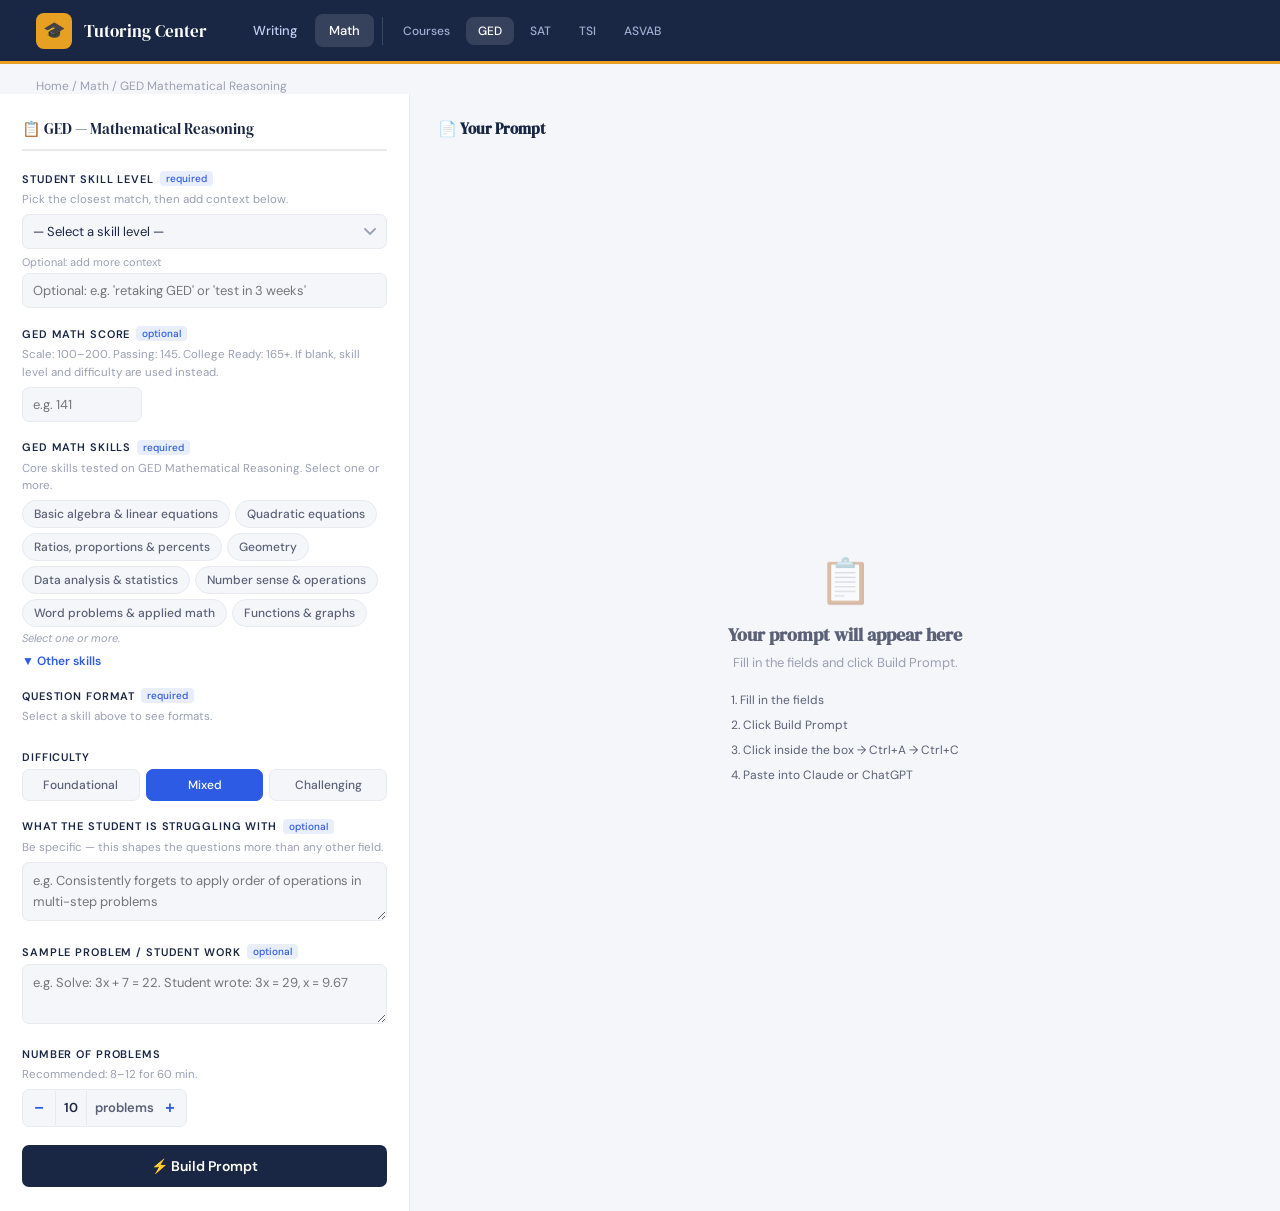
<file: math-ged.html>
<!DOCTYPE html>
<html lang="en">
<head>
<meta charset="UTF-8">
<meta name="viewport" content="width=device-width, initial-scale=1.0">
<title>GED Math — Tutoring Center</title>
<link href="https://fonts.googleapis.com/css2?family=DM+Serif+Display&family=DM+Sans:wght@300;400;500;600&display=swap" rel="stylesheet">
<link rel="stylesheet" href="shared.css">
</head>
<body>
<nav>
  <a href="index.html" class="nav-brand"><div class="nav-icon">🎓</div><span class="nav-title">Tutoring Center</span></a>
  <div class="nav-links">
    <a href="writing.html" class="nav-link">Writing</a>
    <a href="math.html" class="nav-link active">Math</a>
  </div>
  <div class="nav-sub">
    <a href="math-courses.html" class="nav-sub-link">Courses</a>
    <a href="math-ged.html" class="nav-sub-link active">GED</a>
    <a href="math-sat.html" class="nav-sub-link">SAT</a>
    <a href="math-tsi.html" class="nav-sub-link">TSI</a>
    <a href="math-asvab.html" class="nav-sub-link">ASVAB</a>
  </div>
</nav>
<div class="breadcrumb"><a href="index.html">Home</a> / <a href="math.html">Math</a> / GED Mathematical Reasoning</div>
<div class="layout">
  <div class="form-panel">
    <div class="panel-title">📋 GED — Mathematical Reasoning</div>
    <div class="field" id="field-level">
      <div class="field-label">Student Skill Level <span class="badge">required</span></div>
      <div class="field-hint">Pick the closest match, then add context below.</div>
      <select id="select-level" onchange="clearErr('field-level')">
        <option value="">— Select a skill level —</option>
        <option value="Beginner — new to this topic; needs step-by-step foundational guidance">Beginner — new to this topic</option>
        <option value="Developing — understands the concept but makes consistent procedural errors">Developing — consistent procedural errors</option>
        <option value="Intermediate — can solve standard problems but struggles with multi-step or word problems">Intermediate — struggles with multi-step problems</option>
        <option value="Advanced — solid understanding; needs challenge problems and edge cases">Advanced — needs challenge problems</option>
        <option value="Multilingual learner — math vocabulary and word problem language needs extra scaffolding">Multilingual learner</option>
        <option value="Math-anxious — needs confidence-building problems before harder material">Math-anxious — needs confidence-building</option>
      </select>
      <div class="val-msg" id="val-level">Please select a skill level.</div>
      <div style="margin-top:6px;"><div style="font-size:11px;color:var(--gray-3);margin-bottom:4px;">Optional: add more context</div><input type="text" id="custom-level" placeholder="Optional: e.g. 'retaking GED' or 'test in 3 weeks'"></div>
    </div>

    <div class="field">
      <div class="field-label">GED Math Score <span class="badge">optional</span></div>
      <div class="field-hint">Scale: 100–200. Passing: 145. College Ready: 165+. If blank, skill level and difficulty are used instead.</div>
      <input type="text" id="score-input" placeholder="e.g. 141" style="max-width:120px;">
    </div>

    <div class="field" id="field-skills">
      <div class="field-label">GED Math Skills <span class="badge">required</span></div>
      <div class="field-hint">Core skills tested on GED Mathematical Reasoning. Select one or more.</div>
      <div class="chips-wrap" id="chips">
        <div class="chip" data-skill="Basic algebra & linear equations" onclick="toggleChip(this)">Basic algebra & linear equations</div>
        <div class="chip" data-skill="Quadratic equations" onclick="toggleChip(this)">Quadratic equations</div>
        <div class="chip" data-skill="Ratios, proportions & percents" onclick="toggleChip(this)">Ratios, proportions & percents</div>
        <div class="chip" data-skill="Geometry — area, perimeter & volume" onclick="toggleChip(this)">Geometry</div>
        <div class="chip" data-skill="Data analysis & statistics" onclick="toggleChip(this)">Data analysis & statistics</div>
        <div class="chip" data-skill="Number sense & operations" onclick="toggleChip(this)">Number sense & operations</div>
        <div class="chip" data-skill="Word problems & applied math" onclick="toggleChip(this)">Word problems & applied math</div>
        <div class="chip" data-skill="Functions & graphs" onclick="toggleChip(this)">Functions & graphs</div>
      </div>
      <div class="chip-note">Select one or more.</div>
      <span class="other-skills-toggle" id="other-skills-btn" onclick="toggleOtherSkills()">▼ Other skills</span>
      <div class="other-skills-section" id="other-skills-section">
        <div class="other-skills-label">Additional skills not specific to GED Math</div>
        <div class="chips-wrap" id="other-skills-chips"></div>
      </div>
      <div class="val-msg" id="val-skills">Please select at least one skill.</div>
    </div>
    <div class="field" id="field-format">
      <div class="field-label">Question Format <span class="badge">required</span></div>
      <div class="field-hint" id="format-hint">Select a skill above to see formats.</div>
      <div class="format-grid" id="format-grid"></div>
      <div class="val-msg" id="val-format">Please select at least one format.</div>
    </div>
    <div class="field">
      <div class="field-label">Difficulty</div>
      <div class="toggle-row">
        <button class="toggle-btn" id="diff-foundational" onclick="setDifficulty('foundational')">Foundational</button>
        <button class="toggle-btn active" id="diff-mixed" onclick="setDifficulty('mixed')">Mixed</button>
        <button class="toggle-btn" id="diff-challenging" onclick="setDifficulty('challenging')">Challenging</button>
      </div>
    </div>
    <div class="field">
      <div class="field-label">What the Student is Struggling With <span class="badge">optional</span></div>
      <div class="field-hint">Be specific — this shapes the questions more than any other field.</div>
      <textarea id="struggling-text" style="min-height:56px;" placeholder="e.g. Consistently forgets to apply order of operations in multi-step problems"></textarea>
    </div>
    <div class="field">
      <div class="field-label">Sample Problem / Student Work <span class="badge">optional</span></div>
      <textarea id="draft-text" style="min-height:56px;" placeholder="e.g. Solve: 3x + 7 = 22. Student wrote: 3x = 29, x = 9.67"></textarea>
    </div>
    <div class="field">
      <div class="field-label">Number of Problems</div>
      <div class="field-hint">Recommended: 8–12 for 60 min.</div>
      <div class="stepper">
        <button onclick="changeQty(-1)">−</button>
        <div class="qty" id="qty-display">10</div>
        <span style="font-size:13px;font-weight:600;color:var(--gray-4);padding-left:8px;line-height:36px;">problems</span>
        <button onclick="changeQty(1)">+</button>
      </div>
    </div>
    <button class="submit-btn" onclick="buildPrompt()">⚡ Build Prompt</button>
  </div>
  <div class="output-panel">
    <div class="output-header">
      <h2>📄 Your Prompt <button class="copy-btn" id="copy-btn" onclick="copyPrompt()" style="display:none;">📋 Copy Prompt</button></h2>
    </div>
    <div id="empty-state" class="empty-state">
      <div class="es-icon">📋</div>
      <h3>Your prompt will appear here</h3>
      <p>Fill in the fields and click Build Prompt.</p>
      <div class="step-list">
        <span>1. Fill in the fields</span>
        <span>2. Click Build Prompt</span>
        <span>3. Click inside the box → Ctrl+A → Ctrl+C</span>
        <span>4. Paste into Claude or ChatGPT</span>
      </div>
    </div>
    <textarea id="prompt-output" class="prompt-box" style="display:none;" readonly onclick="this.select()"></textarea>
    <div id="copy-hint" class="copy-hint">✓ Text selected — press Ctrl+C to copy</div>
  </div>
</div>
<script src="shared.js"></script>
<script>
  const TEST_NAME = 'GED Mathematical Reasoning';
  const otherSkills = [
    {skill:'Fractions & decimals',label:'Fractions & decimals'},
    {skill:'Percentages',label:'Percentages'},
    {skill:'Order of operations',label:'Order of operations'},
    {skill:'Integer operations',label:'Integer operations'},
    {skill:'Inequalities',label:'Inequalities'},
    {skill:'Polynomials',label:'Polynomials'},
    {skill:'Exponents & radicals',label:'Exponents & radicals'},
    {skill:'Probability basics',label:'Probability basics'},
    {skill:'Mean, median, mode & range',label:'Mean, median, mode & range'}
  ];
  const formatMap = {
    'Basic algebra & linear equations':[{fmt:'5-option multiple choice (GED style)',name:'MC — GED Style',desc:'5 options, one correct'},{fmt:'show your work',name:'Show Your Work',desc:'Step-by-step solve'},{fmt:'fill in the blank',name:'Fill in the Blank',desc:'Complete the missing step'},{fmt:'error identification',name:'Error ID',desc:'Find the mistake in a worked solution'}],
    'Quadratic equations':[{fmt:'5-option multiple choice (GED style)',name:'MC — GED Style',desc:'5 options, one correct'},{fmt:'show your work',name:'Show Your Work',desc:'Solve step by step'},{fmt:'fill in the blank',name:'Fill in the Blank',desc:'Complete the missing step'},{fmt:'error identification',name:'Error ID',desc:'Find the mistake'}],
    'Ratios, proportions & percents':[{fmt:'5-option multiple choice (GED style)',name:'MC — GED Style',desc:'5 options, one correct'},{fmt:'show your work',name:'Show Your Work',desc:'Set up and solve step by step'},{fmt:'fill in the blank',name:'Fill in the Blank',desc:'Complete the missing value'},{fmt:'error identification',name:'Error ID',desc:'Find the calculation error'}],
    'Geometry — area, perimeter & volume':[{fmt:'5-option multiple choice (GED style)',name:'MC — GED Style',desc:'5 options, one correct'},{fmt:'show your work',name:'Show Your Work',desc:'Apply the formula step by step'},{fmt:'fill in the blank',name:'Fill in the Blank',desc:'Complete the missing measurement'},{fmt:'error identification',name:'Error ID',desc:'Find the formula misapplication'}],
    'Data analysis & statistics':[{fmt:'5-option multiple choice (GED style)',name:'MC — GED Style',desc:'5 options, one correct'},{fmt:'graph interpretation',name:'Graph Interpretation',desc:'Read and interpret a chart or graph'},{fmt:'show your work',name:'Show Your Work',desc:'Calculate step by step'},{fmt:'error identification',name:'Error ID',desc:'Find the misinterpretation error'}],
    'Number sense & operations':[{fmt:'5-option multiple choice (GED style)',name:'MC — GED Style',desc:'5 options, one correct'},{fmt:'show your work',name:'Show Your Work',desc:'Step-by-step solve'},{fmt:'fill in the blank',name:'Fill in the Blank',desc:'Complete the missing step'},{fmt:'error identification',name:'Error ID',desc:'Find the arithmetic error'}],
    'Word problems & applied math':[{fmt:'5-option multiple choice (GED style)',name:'MC — GED Style',desc:'5 options, one correct'},{fmt:'show your work',name:'Show Your Work',desc:'Set up and solve the problem'},{fmt:'fill in the blank',name:'Fill in the Blank',desc:'Complete the setup or solution'},{fmt:'error identification',name:'Error ID',desc:'Find where setup or calculation went wrong'}],
    'Functions & graphs':[{fmt:'5-option multiple choice (GED style)',name:'MC — GED Style',desc:'5 options, one correct'},{fmt:'graph interpretation',name:'Graph Interpretation',desc:'Read and interpret a function graph'},{fmt:'fill in the blank',name:'Fill in the Blank',desc:'Complete the function table or equation'},{fmt:'error identification',name:'Error ID',desc:'Find the graphing or evaluation error'}],
    'Fractions & decimals':[{fmt:'5-option multiple choice (GED style)',name:'MC — GED Style',desc:'5 options, one correct'},{fmt:'show your work',name:'Show Your Work',desc:'Step-by-step solve'},{fmt:'fill in the blank',name:'Fill in the Blank',desc:'Complete the missing step'}],
    'Percentages':[{fmt:'5-option multiple choice (GED style)',name:'MC — GED Style',desc:'5 options, one correct'},{fmt:'show your work',name:'Show Your Work',desc:'Step-by-step solve'},{fmt:'fill in the blank',name:'Fill in the Blank',desc:'Complete the missing value'}],
    'Order of operations':[{fmt:'5-option multiple choice (GED style)',name:'MC — GED Style',desc:'5 options, one correct'},{fmt:'show your work',name:'Show Your Work',desc:'Step-by-step solve'},{fmt:'error identification',name:'Error ID',desc:'Find where order was applied wrong'}],
    'Integer operations':[{fmt:'5-option multiple choice (GED style)',name:'MC — GED Style',desc:'5 options, one correct'},{fmt:'show your work',name:'Show Your Work',desc:'Step-by-step solve'},{fmt:'error identification',name:'Error ID',desc:'Find the sign error'}],
    'Inequalities':[{fmt:'5-option multiple choice (GED style)',name:'MC — GED Style',desc:'5 options, one correct'},{fmt:'show your work',name:'Show Your Work',desc:'Solve and describe solution set'},{fmt:'error identification',name:'Error ID',desc:'Find the sign flip error'}],
    'Polynomials':[{fmt:'5-option multiple choice (GED style)',name:'MC — GED Style',desc:'5 options, one correct'},{fmt:'show your work',name:'Show Your Work',desc:'Add, subtract, multiply or factor'},{fmt:'error identification',name:'Error ID',desc:'Find the distribution error'}],
    'Exponents & radicals':[{fmt:'5-option multiple choice (GED style)',name:'MC — GED Style',desc:'5 options, one correct'},{fmt:'show your work',name:'Show Your Work',desc:'Simplify step by step'},{fmt:'error identification',name:'Error ID',desc:'Find the rule misapplication'}],
    'Probability basics':[{fmt:'5-option multiple choice (GED style)',name:'MC — GED Style',desc:'5 options, one correct'},{fmt:'show your work',name:'Show Your Work',desc:'Set up and solve'},{fmt:'fill in the blank',name:'Fill in the Blank',desc:'Complete the missing probability'}],
    'Mean, median, mode & range':[{fmt:'5-option multiple choice (GED style)',name:'MC — GED Style',desc:'5 options, one correct'},{fmt:'show your work',name:'Show Your Work',desc:'Calculate step by step'},{fmt:'error identification',name:'Error ID',desc:'Find the calculation error'}]
  };
  buildOtherSkillsSection(otherSkills, toggleOtherChip);
  function getAllSelectedSkills() {
    return [...Array.from(document.querySelectorAll('#chips .chip.selected')),...Array.from(document.querySelectorAll('#other-skills-chips .chip.selected'))].map(c=>c.dataset.skill);
  }
  function getSelectedFormatOptions() {
    const skills=getAllSelectedSkills(),seen=new Set(),fmts=[];
    for(const s of skills)for(const f of(formatMap[s]||[])){if(!seen.has(f.fmt)){seen.add(f.fmt);fmts.push(f);}}
    return fmts;
  }
  function toggleChip(el){el.classList.toggle('selected');clearErr('field-skills');renderFormatCards(getSelectedFormatOptions());}
  function toggleOtherChip(el){el.classList.toggle('selected');clearErr('field-skills');renderFormatCards(getSelectedFormatOptions());}
  function buildPrompt(){
    const skills=getAllSelectedSkills();let ok=true;
    if(!getLevel()){document.getElementById('field-level').classList.add('error');ok=false;}
    if(!skills.length){document.getElementById('field-skills').classList.add('error');ok=false;}
    if(!getFormats().length){document.getElementById('field-format').classList.add('error');ok=false;}
    if(!ok)return;
    const formats=getFormats();
    const formatLine=formats.length===1?formats[0]:formats.slice(0,-1).join(', ')+', and '+formats[formats.length-1];
    const struggling=document.getElementById('struggling-text').value.trim();
    const sample=document.getElementById('draft-text').value.trim();
    const score=getScore();
    const scoreBlock=score?`\nSTUDENT SCORE: ${score}\nGED Mathematical Reasoning scale: 100–200. Below 145 = not yet passing. 145–164 = passing. 165–174 = College Ready. 175–200 = College Ready + Credit. Use this score to calibrate difficulty and weight question selection toward the skill gaps most predictive of this score range. If blank, rely on skill level and difficulty settings.\n`:'';
    const difficultyLine={foundational:'All problems should be foundational and confidence-building. Avoid tricky edge cases.',mixed:'Progress from foundational problems to more challenging ones.',challenging:'Emphasize challenging problems and edge cases where common mistakes are highly tempting.'}[difficulty];
    showPrompt(`You are a math tutor assistant helping a student prepare for the ${TEST_NAME}. Generate a student-facing practice worksheet.

Student-facing means: no answers, no answer key language, no meta-commentary about the worksheet appear in the WORKSHEET section. Keep each section cleanly separated.

━━━━━━━━━━━━━━━━━━━━━━━━━━━━━━━
STUDENT CONTEXT
━━━━━━━━━━━━━━━━━━━━━━━━━━━━━━━

STUDENT SKILL LEVEL: ${getLevel()}
TEST PREP TARGET: ${TEST_NAME}
SESSION LENGTH: 60 minutes

━━━━━━━━━━━━━━━━━━━━━━━━━━━━━━━
WORKSHEET DETAILS
━━━━━━━━━━━━━━━━━━━━━━━━━━━━━━━

SKILL(S): ${skills.join(', ')}
FORMAT: ${formatLine}
NUMBER OF PROBLEMS: ${qty}
${scoreBlock}${struggling?`\nSPECIFIC STRUGGLES:\n${struggling}\nPrioritize problems that directly address these patterns.\n`:''}${sample?`\nSAMPLE PROBLEM / STUDENT WORK:\n${sample}\nBuild at least 3 problems around this example or error pattern.\n`:''}
━━━━━━━━━━━━━━━━━━━━━━━━━━━━━━━
REQUIREMENTS
━━━━━━━━━━━━━━━━━━━━━━━━━━━━━━━

• Calibrate all problems to the GED Mathematical Reasoning test: use 5-option GED-style stems, realistic applied contexts, and difficulty consistent with the actual exam.
• NON-NEGOTIABLE: Multiple choice: 5 options. One correct, four wrong — each must represent a distinct error type. No two distractors may stem from the same mistake.
• NON-NEGOTIABLE: Before finalizing each problem, verify the full solution top-to-bottom with the chosen values to confirm it produces a clean, unambiguous answer before writing the distractors.
• Show your work: leave space for student work. Full step-by-step solutions in the answer key only.
• Error identification: one mistake in a fully worked problem. Student finds and corrects it.
• Fill in the blank: student completes a missing step or value in a partially worked problem.
• ${difficultyLine}
• Use realistic applied contexts typical of the GED (budgeting, measurement, data interpretation, workplace scenarios).

━━━━━━━━━━━━━━━━━━━━━━━━━━━━━━━
OUTPUT STRUCTURE
━━━━━━━━━━━━━━━━━━━━━━━━━━━━━━━

1. WORKSHEET — student-facing problems only. No answers visible. When multiple problems share the same data set, table, chart, or scenario, group them together with a clear header above the shared material: "For problems [X–Y], use the following [table/chart/scenario]." The shared material appears in full before the first problem in the group. Do not repeat it between problems in the same group.
Close this section with: [Compliance: Worksheet — X problems, shared material grouped Y/N, no answers visible Y/N]
2. ANSWER KEY — complete step-by-step solution per problem. For MC, name the correct answer and explain why each wrong answer is wrong.
Close this section with: [Compliance: Answer Key — X entries, step-by-step solution provided Y/N]
3. STUDY TIPS & SELF-CHECK — fits on up to two printed pages. Do not explain or teach the concept. Write directly to the student using "you" language.
   a. TIPS (3–5 items): One sentence each. Practical strategies for this specific skill only — what to do, look for, or try when stuck. No theory.
   b. SELF-CHECK (3–4 items): One sentence each. Questions the student asks themselves before submitting. Actionable and specific to this skill.
Close this section with: [Compliance: Study Tips — X tips, Y checklist items, student-facing language Y/N]

Perform a silent internal audit before producing any output: confirm all problems are solvable as written, all solutions are mathematically correct, style matches GED Mathematical Reasoning, and any shared data sets or source material appear once above the first problem in their group with a correct "For problems [X–Y]" header. Fix any issues before outputting. Do not include a visible audit section in the output.

After all three sections, format the complete output as a Word document (.docx) and offer it for download.`);
  }
</script>
</body>
</html>
</file>
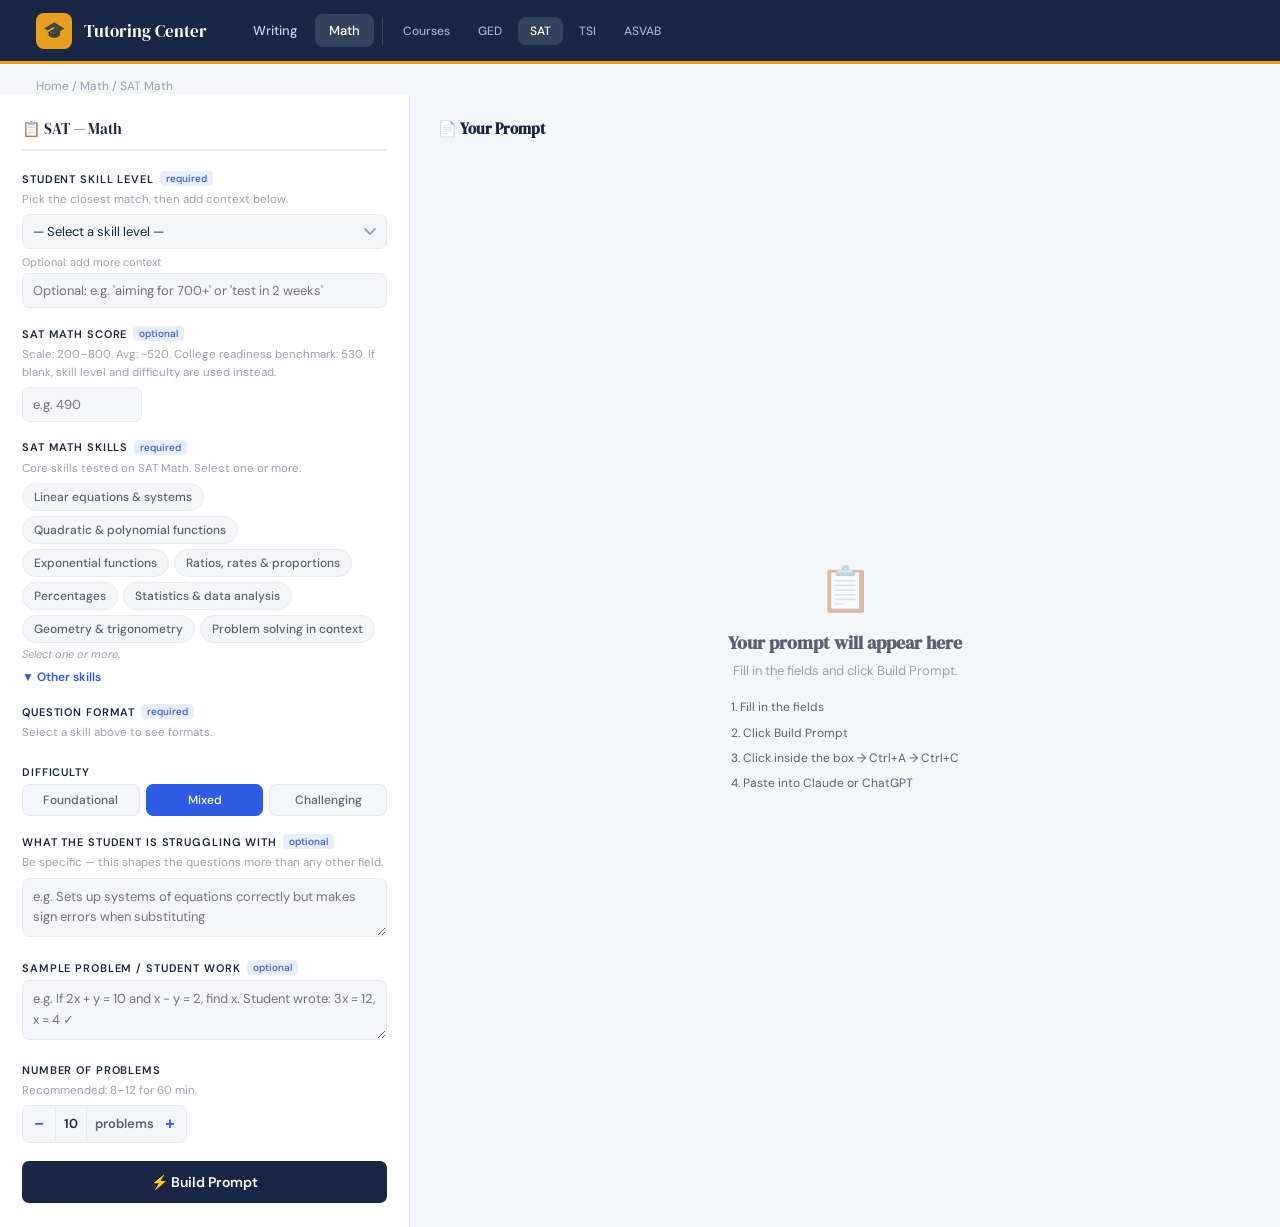
<file: math-sat.html>
<!DOCTYPE html>
<html lang="en">
<head>
<meta charset="UTF-8">
<meta name="viewport" content="width=device-width, initial-scale=1.0">
<title>SAT Math — Tutoring Center</title>
<link href="https://fonts.googleapis.com/css2?family=DM+Serif+Display&family=DM+Sans:wght@300;400;500;600&display=swap" rel="stylesheet">
<link rel="stylesheet" href="shared.css">
</head>
<body>
<nav>
  <a href="index.html" class="nav-brand"><div class="nav-icon">🎓</div><span class="nav-title">Tutoring Center</span></a>
  <div class="nav-links">
    <a href="writing.html" class="nav-link">Writing</a>
    <a href="math.html" class="nav-link active">Math</a>
  </div>
  <div class="nav-sub">
    <a href="math-courses.html" class="nav-sub-link">Courses</a>
    <a href="math-ged.html" class="nav-sub-link">GED</a>
    <a href="math-sat.html" class="nav-sub-link active">SAT</a>
    <a href="math-tsi.html" class="nav-sub-link">TSI</a>
    <a href="math-asvab.html" class="nav-sub-link">ASVAB</a>
  </div>
</nav>
<div class="breadcrumb"><a href="index.html">Home</a> / <a href="math.html">Math</a> / SAT Math</div>
<div class="layout">
  <div class="form-panel">
    <div class="panel-title">📋 SAT — Math</div>
    <div class="field" id="field-level">
      <div class="field-label">Student Skill Level <span class="badge">required</span></div>
      <div class="field-hint">Pick the closest match, then add context below.</div>
      <select id="select-level" onchange="clearErr('field-level')">
        <option value="">— Select a skill level —</option>
        <option value="Beginner — new to this topic; needs step-by-step foundational guidance">Beginner — new to this topic</option>
        <option value="Developing — understands the concept but makes consistent procedural errors">Developing — consistent procedural errors</option>
        <option value="Intermediate — can solve standard problems but struggles with multi-step or word problems">Intermediate — struggles with multi-step problems</option>
        <option value="Advanced — solid understanding; needs challenge problems and edge cases">Advanced — needs challenge problems</option>
        <option value="Multilingual learner — math vocabulary and word problem language needs extra scaffolding">Multilingual learner</option>
        <option value="Math-anxious — needs confidence-building problems before harder material">Math-anxious — needs confidence-building</option>
      </select>
      <div class="val-msg" id="val-level">Please select a skill level.</div>
      <div style="margin-top:6px;"><div style="font-size:11px;color:var(--gray-3);margin-bottom:4px;">Optional: add more context</div><input type="text" id="custom-level" placeholder="Optional: e.g. 'aiming for 700+' or 'test in 2 weeks'"></div>
    </div>

    <div class="field">
      <div class="field-label">SAT Math Score <span class="badge">optional</span></div>
      <div class="field-hint">Scale: 200–800. Avg: ~520. College readiness benchmark: 530. If blank, skill level and difficulty are used instead.</div>
      <input type="text" id="score-input" placeholder="e.g. 490" style="max-width:120px;">
    </div>

    <div class="field" id="field-skills">
      <div class="field-label">SAT Math Skills <span class="badge">required</span></div>
      <div class="field-hint">Core skills tested on SAT Math. Select one or more.</div>
      <div class="chips-wrap" id="chips">
        <div class="chip" data-skill="Linear equations & systems" onclick="toggleChip(this)">Linear equations & systems</div>
        <div class="chip" data-skill="Quadratic & polynomial functions" onclick="toggleChip(this)">Quadratic & polynomial functions</div>
        <div class="chip" data-skill="Exponential functions" onclick="toggleChip(this)">Exponential functions</div>
        <div class="chip" data-skill="Ratios, rates & proportions" onclick="toggleChip(this)">Ratios, rates & proportions</div>
        <div class="chip" data-skill="Percentages" onclick="toggleChip(this)">Percentages</div>
        <div class="chip" data-skill="Statistics & data analysis" onclick="toggleChip(this)">Statistics & data analysis</div>
        <div class="chip" data-skill="Geometry & trigonometry" onclick="toggleChip(this)">Geometry & trigonometry</div>
        <div class="chip" data-skill="Problem solving in context — word problems" onclick="toggleChip(this)">Problem solving in context</div>
      </div>
      <div class="chip-note">Select one or more.</div>
      <span class="other-skills-toggle" id="other-skills-btn" onclick="toggleOtherSkills()">▼ Other skills</span>
      <div class="other-skills-section" id="other-skills-section">
        <div class="other-skills-label">Additional skills not specific to SAT Math</div>
        <div class="chips-wrap" id="other-skills-chips"></div>
      </div>
      <div class="val-msg" id="val-skills">Please select at least one skill.</div>
    </div>
    <div class="field" id="field-format">
      <div class="field-label">Question Format <span class="badge">required</span></div>
      <div class="field-hint" id="format-hint">Select a skill above to see formats.</div>
      <div class="format-grid" id="format-grid"></div>
      <div class="val-msg" id="val-format">Please select at least one format.</div>
    </div>
    <div class="field">
      <div class="field-label">Difficulty</div>
      <div class="toggle-row">
        <button class="toggle-btn" id="diff-foundational" onclick="setDifficulty('foundational')">Foundational</button>
        <button class="toggle-btn active" id="diff-mixed" onclick="setDifficulty('mixed')">Mixed</button>
        <button class="toggle-btn" id="diff-challenging" onclick="setDifficulty('challenging')">Challenging</button>
      </div>
    </div>
    <div class="field">
      <div class="field-label">What the Student is Struggling With <span class="badge">optional</span></div>
      <div class="field-hint">Be specific — this shapes the questions more than any other field.</div>
      <textarea id="struggling-text" style="min-height:56px;" placeholder="e.g. Sets up systems of equations correctly but makes sign errors when substituting"></textarea>
    </div>
    <div class="field">
      <div class="field-label">Sample Problem / Student Work <span class="badge">optional</span></div>
      <textarea id="draft-text" style="min-height:56px;" placeholder="e.g. If 2x + y = 10 and x - y = 2, find x. Student wrote: 3x = 12, x = 4 ✓"></textarea>
    </div>
    <div class="field">
      <div class="field-label">Number of Problems</div>
      <div class="field-hint">Recommended: 8–12 for 60 min.</div>
      <div class="stepper">
        <button onclick="changeQty(-1)">−</button>
        <div class="qty" id="qty-display">10</div>
        <span style="font-size:13px;font-weight:600;color:var(--gray-4);padding-left:8px;line-height:36px;">problems</span>
        <button onclick="changeQty(1)">+</button>
      </div>
    </div>
    <button class="submit-btn" onclick="buildPrompt()">⚡ Build Prompt</button>
  </div>
  <div class="output-panel">
    <div class="output-header">
      <h2>📄 Your Prompt <button class="copy-btn" id="copy-btn" onclick="copyPrompt()" style="display:none;">📋 Copy Prompt</button></h2>
    </div>
    <div id="empty-state" class="empty-state">
      <div class="es-icon">📋</div>
      <h3>Your prompt will appear here</h3>
      <p>Fill in the fields and click Build Prompt.</p>
      <div class="step-list">
        <span>1. Fill in the fields</span>
        <span>2. Click Build Prompt</span>
        <span>3. Click inside the box → Ctrl+A → Ctrl+C</span>
        <span>4. Paste into Claude or ChatGPT</span>
      </div>
    </div>
    <textarea id="prompt-output" class="prompt-box" style="display:none;" readonly onclick="this.select()"></textarea>
    <div id="copy-hint" class="copy-hint">✓ Text selected — press Ctrl+C to copy</div>
  </div>
</div>
<script src="shared.js"></script>
<script>
  const TEST_NAME = 'SAT Math';
  const otherSkills = [
    {skill:'Inequalities',label:'Inequalities'},
    {skill:'Functions & function notation',label:'Functions & function notation'},
    {skill:'Exponents & radicals',label:'Exponents & radicals'},
    {skill:'Polynomials',label:'Polynomials'},
    {skill:'Rational expressions',label:'Rational expressions'},
    {skill:'Probability basics',label:'Probability basics'},
    {skill:'Mean, median, mode & range',label:'Mean, median, mode & range'},
    {skill:'Unit circle',label:'Unit circle'},
    {skill:'Trig ratios (SOH-CAH-TOA)',label:'SOH-CAH-TOA'}
  ];
  const formatMap = {
    'Linear equations & systems':[{fmt:'4-option multiple choice (SAT style)',name:'MC — SAT Style',desc:'4 options, one correct'},{fmt:'student-produced response (grid-in)',name:'Grid-In',desc:'No answer choices — student produces the answer'},{fmt:'show your work',name:'Show Your Work',desc:'Step-by-step solve'},{fmt:'graph interpretation',name:'Graph Interpretation',desc:'Read and interpret a graph'}],
    'Quadratic & polynomial functions':[{fmt:'4-option multiple choice (SAT style)',name:'MC — SAT Style',desc:'4 options, one correct'},{fmt:'student-produced response (grid-in)',name:'Grid-In',desc:'Student produces the answer'},{fmt:'show your work',name:'Show Your Work',desc:'Solve step by step'},{fmt:'graph interpretation',name:'Graph Interpretation',desc:'Read and interpret the graph'}],
    'Exponential functions':[{fmt:'4-option multiple choice (SAT style)',name:'MC — SAT Style',desc:'4 options, one correct'},{fmt:'student-produced response (grid-in)',name:'Grid-In',desc:'Student produces the answer'},{fmt:'show your work',name:'Show Your Work',desc:'Evaluate or solve step by step'},{fmt:'graph interpretation',name:'Graph Interpretation',desc:'Read and interpret the graph'}],
    'Ratios, rates & proportions':[{fmt:'4-option multiple choice (SAT style)',name:'MC — SAT Style',desc:'4 options, one correct'},{fmt:'student-produced response (grid-in)',name:'Grid-In',desc:'Student produces the answer'},{fmt:'show your work',name:'Show Your Work',desc:'Set up and solve step by step'}],
    'Percentages':[{fmt:'4-option multiple choice (SAT style)',name:'MC — SAT Style',desc:'4 options, one correct'},{fmt:'student-produced response (grid-in)',name:'Grid-In',desc:'Student produces the answer'},{fmt:'show your work',name:'Show Your Work',desc:'Step-by-step solve'}],
    'Statistics & data analysis':[{fmt:'4-option multiple choice (SAT style)',name:'MC — SAT Style',desc:'4 options, one correct'},{fmt:'graph interpretation',name:'Graph Interpretation',desc:'Read and interpret a chart, table, or scatter plot'},{fmt:'student-produced response (grid-in)',name:'Grid-In',desc:'Student produces the answer'}],
    'Geometry & trigonometry':[{fmt:'4-option multiple choice (SAT style)',name:'MC — SAT Style',desc:'4 options, one correct'},{fmt:'student-produced response (grid-in)',name:'Grid-In',desc:'Student produces the answer'},{fmt:'show your work',name:'Show Your Work',desc:'Apply formulas step by step'},{fmt:'graph interpretation',name:'Graph Interpretation',desc:'Read and interpret a geometric figure'}],
    'Problem solving in context — word problems':[{fmt:'4-option multiple choice (SAT style)',name:'MC — SAT Style',desc:'4 options, one correct'},{fmt:'student-produced response (grid-in)',name:'Grid-In',desc:'Student produces the answer'},{fmt:'show your work',name:'Show Your Work',desc:'Set up and solve'}],
    'Inequalities':[{fmt:'4-option multiple choice (SAT style)',name:'MC — SAT Style',desc:'4 options, one correct'},{fmt:'student-produced response (grid-in)',name:'Grid-In',desc:'Student produces the answer'},{fmt:'show your work',name:'Show Your Work',desc:'Solve step by step'}],
    'Functions & function notation':[{fmt:'4-option multiple choice (SAT style)',name:'MC — SAT Style',desc:'4 options, one correct'},{fmt:'student-produced response (grid-in)',name:'Grid-In',desc:'Student produces the answer'},{fmt:'show your work',name:'Show Your Work',desc:'Evaluate or compose'}],
    'Exponents & radicals':[{fmt:'4-option multiple choice (SAT style)',name:'MC — SAT Style',desc:'4 options, one correct'},{fmt:'student-produced response (grid-in)',name:'Grid-In',desc:'Student produces the answer'},{fmt:'show your work',name:'Show Your Work',desc:'Simplify step by step'}],
    'Polynomials':[{fmt:'4-option multiple choice (SAT style)',name:'MC — SAT Style',desc:'4 options, one correct'},{fmt:'show your work',name:'Show Your Work',desc:'Factor or expand step by step'}],
    'Rational expressions':[{fmt:'4-option multiple choice (SAT style)',name:'MC — SAT Style',desc:'4 options, one correct'},{fmt:'show your work',name:'Show Your Work',desc:'Simplify or operate step by step'}],
    'Probability basics':[{fmt:'4-option multiple choice (SAT style)',name:'MC — SAT Style',desc:'4 options, one correct'},{fmt:'student-produced response (grid-in)',name:'Grid-In',desc:'Student produces the answer'}],
    'Mean, median, mode & range':[{fmt:'4-option multiple choice (SAT style)',name:'MC — SAT Style',desc:'4 options, one correct'},{fmt:'student-produced response (grid-in)',name:'Grid-In',desc:'Student produces the answer'},{fmt:'show your work',name:'Show Your Work',desc:'Calculate step by step'}],
    'Unit circle':[{fmt:'4-option multiple choice (SAT style)',name:'MC — SAT Style',desc:'4 options, one correct'},{fmt:'student-produced response (grid-in)',name:'Grid-In',desc:'Student produces the answer'}],
    'Trig ratios (SOH-CAH-TOA)':[{fmt:'4-option multiple choice (SAT style)',name:'MC — SAT Style',desc:'4 options, one correct'},{fmt:'student-produced response (grid-in)',name:'Grid-In',desc:'Student produces the answer'},{fmt:'show your work',name:'Show Your Work',desc:'Set up and solve the ratio'}]
  };
  buildOtherSkillsSection(otherSkills, toggleOtherChip);
  function getAllSelectedSkills(){return[...Array.from(document.querySelectorAll('#chips .chip.selected')),...Array.from(document.querySelectorAll('#other-skills-chips .chip.selected'))].map(c=>c.dataset.skill);}
  function getSelectedFormatOptions(){const skills=getAllSelectedSkills(),seen=new Set(),fmts=[];for(const s of skills)for(const f of(formatMap[s]||[])){if(!seen.has(f.fmt)){seen.add(f.fmt);fmts.push(f);}}return fmts;}
  function toggleChip(el){el.classList.toggle('selected');clearErr('field-skills');renderFormatCards(getSelectedFormatOptions());}
  function toggleOtherChip(el){el.classList.toggle('selected');clearErr('field-skills');renderFormatCards(getSelectedFormatOptions());}
  function buildPrompt(){
    const skills=getAllSelectedSkills();let ok=true;
    if(!getLevel()){document.getElementById('field-level').classList.add('error');ok=false;}
    if(!skills.length){document.getElementById('field-skills').classList.add('error');ok=false;}
    if(!getFormats().length){document.getElementById('field-format').classList.add('error');ok=false;}
    if(!ok)return;
    const formats=getFormats();
    const formatLine=formats.length===1?formats[0]:formats.slice(0,-1).join(', ')+', and '+formats[formats.length-1];
    const struggling=document.getElementById('struggling-text').value.trim();
    const sample=document.getElementById('draft-text').value.trim();
    const score=getScore();
    const scoreBlock=score?`\nSTUDENT SCORE: ${score}\nSAT Math scale: 200–800. College readiness benchmark: 530. Below 480 = significant foundational gaps in algebra and problem solving. 480–560 = approaching benchmark; typical gaps in linear equations, ratios, and data analysis. 560–650 = on track; typical gaps in quadratics, exponential functions, and advanced problem solving. 650–800 = strong; focus on the hardest problem types and edge cases. Use this score to calibrate difficulty and weight skill selection accordingly.\n`:'';
    const difficultyLine={foundational:'All problems should be foundational and confidence-building.',mixed:'Progress from foundational problems to more challenging ones.',challenging:'Emphasize challenging problems typical of the harder end of the SAT Math section.'}[difficulty];
    showPrompt(`You are a math tutor assistant helping a student prepare for the ${TEST_NAME}. Generate a student-facing practice worksheet.

Student-facing means: no answers, no answer key language, no meta-commentary about the worksheet appear in the WORKSHEET section. Keep each section cleanly separated.

━━━━━━━━━━━━━━━━━━━━━━━━━━━━━━━
STUDENT CONTEXT
━━━━━━━━━━━━━━━━━━━━━━━━━━━━━━━

STUDENT SKILL LEVEL: ${getLevel()}
TEST PREP TARGET: ${TEST_NAME}
SESSION LENGTH: 60 minutes

━━━━━━━━━━━━━━━━━━━━━━━━━━━━━━━
WORKSHEET DETAILS
━━━━━━━━━━━━━━━━━━━━━━━━━━━━━━━

SKILL(S): ${skills.join(', ')}
FORMAT: ${formatLine}
NUMBER OF PROBLEMS: ${qty}
${scoreBlock}${struggling?`\nSPECIFIC STRUGGLES:\n${struggling}\nPrioritize problems that directly address these patterns.\n`:''}${sample?`\nSAMPLE PROBLEM / STUDENT WORK:\n${sample}\nBuild at least 3 problems around this example or error pattern.\n`:''}
━━━━━━━━━━━━━━━━━━━━━━━━━━━━━━━
REQUIREMENTS
━━━━━━━━━━━━━━━━━━━━━━━━━━━━━━━

• Calibrate all problems to the SAT Math section: use SAT-style problem stems, realistic applied contexts, and difficulty levels consistent with the actual exam.
• NON-NEGOTIABLE: Multiple choice: 4 options (SAT style). One correct, three wrong — each must represent a distinct error type. No two distractors may stem from the same mistake.
• Grid-in (student-produced response): no answer choices. Student writes their answer. Include a note that answers can be fractions or decimals and must fit the grid format.
• NON-NEGOTIABLE: Before finalizing each problem, verify the full solution top-to-bottom with the chosen values to confirm it produces a clean, unambiguous answer before writing the distractors.
• Show your work: leave space for student work. Full step-by-step solutions in the answer key only.
• ${difficultyLine}
• Use realistic contexts typical of SAT Math (science data, financial scenarios, geometric figures, rate problems).
• Avoid calculator-dependent problems unless the skill specifically requires it — note when a calculator would/would not be permitted.

━━━━━━━━━━━━━━━━━━━━━━━━━━━━━━━
OUTPUT STRUCTURE
━━━━━━━━━━━━━━━━━━━━━━━━━━━━━━━

1. WORKSHEET — student-facing problems only. No answers visible. When multiple problems share the same data set, table, chart, or scenario, group them together with a clear header above the shared material: "For problems [X–Y], use the following [table/chart/scenario]." The shared material appears in full before the first problem in the group. Do not repeat it between problems in the same group.
Close this section with: [Compliance: Worksheet — X problems, shared material grouped Y/N, no answers visible Y/N]
2. ANSWER KEY — complete step-by-step solution per problem. For MC, explain why each wrong answer is wrong.
Close this section with: [Compliance: Answer Key — X entries, step-by-step solution provided Y/N]
3. STUDY TIPS & SELF-CHECK — fits on up to two printed pages. Do not explain or teach the concept. Write directly to the student using "you" language.
   a. TIPS (3–5 items): One sentence each. Practical strategies for this specific skill only — what to do, look for, or try when stuck. No theory.
   b. SELF-CHECK (3–4 items): One sentence each. Questions the student asks themselves before submitting. Actionable and specific to this skill.
Close this section with: [Compliance: Study Tips — X tips, Y checklist items, student-facing language Y/N]

Perform a silent internal audit before producing any output: confirm all problems are solvable as written, all solutions are mathematically correct, style matches SAT Math, and any shared data sets or source material appear once above the first problem in their group with a correct "For problems [X–Y]" header. Fix any issues before outputting. Do not include a visible audit section in the output.

After all three sections, format the complete output as a Word document (.docx) and offer it for download.`);
  }
</script>
</body>
</html>
</file>
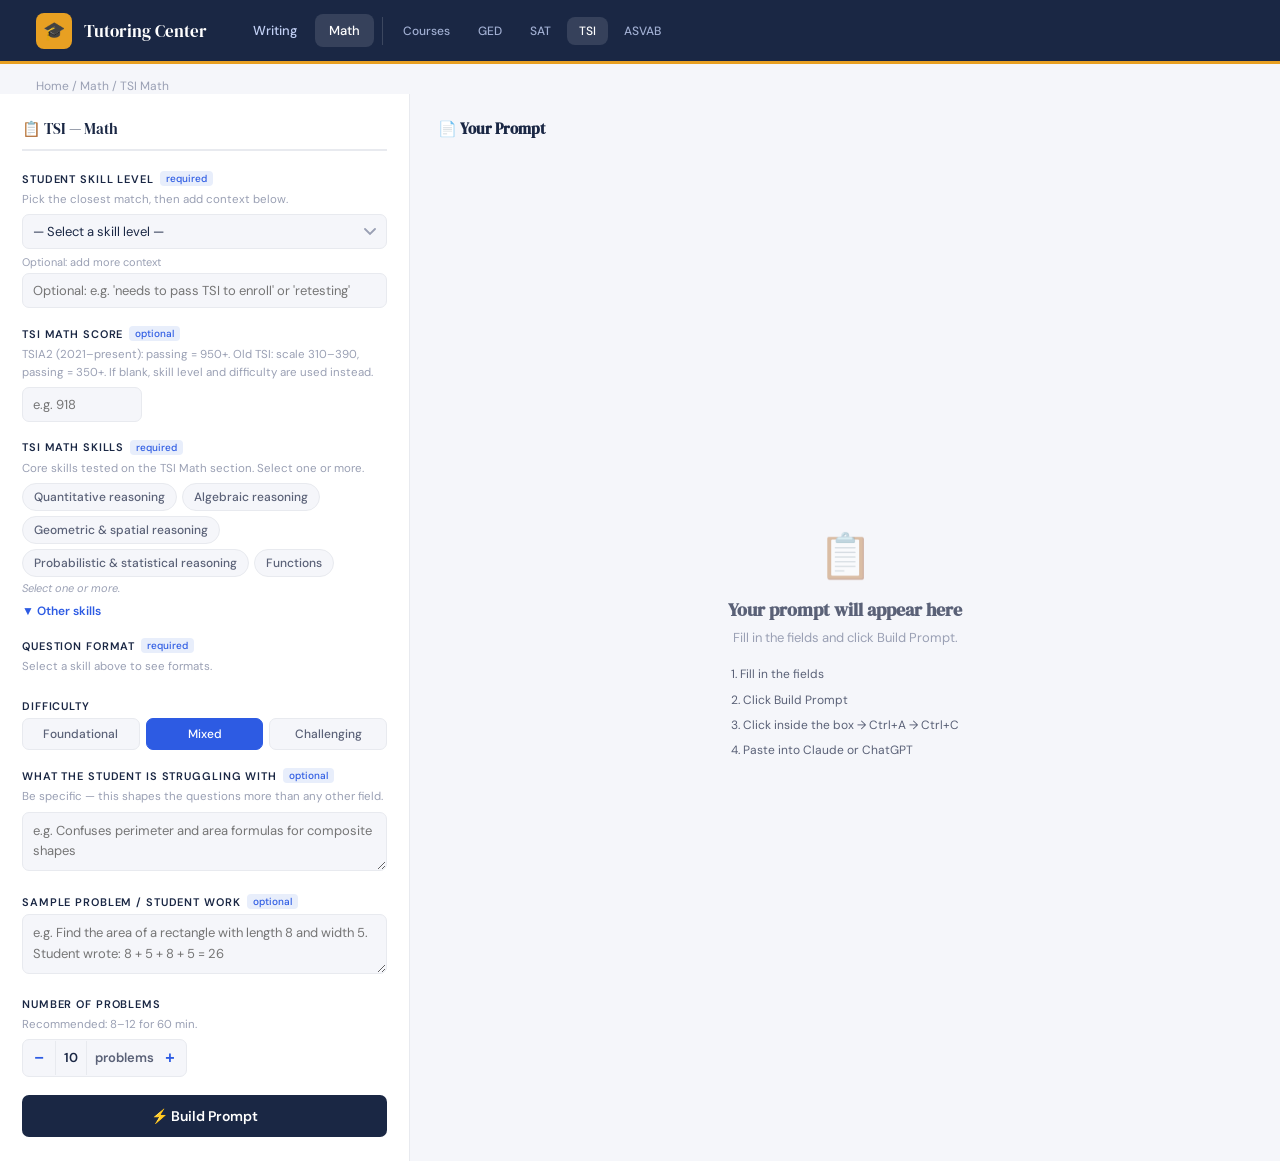
<file: math-tsi.html>
<!DOCTYPE html>
<html lang="en">
<head>
<meta charset="UTF-8">
<meta name="viewport" content="width=device-width, initial-scale=1.0">
<title>TSI Math — Tutoring Center</title>
<link href="https://fonts.googleapis.com/css2?family=DM+Serif+Display&family=DM+Sans:wght@300;400;500;600&display=swap" rel="stylesheet">
<link rel="stylesheet" href="shared.css">
</head>
<body>
<nav>
  <a href="index.html" class="nav-brand"><div class="nav-icon">🎓</div><span class="nav-title">Tutoring Center</span></a>
  <div class="nav-links">
    <a href="writing.html" class="nav-link">Writing</a>
    <a href="math.html" class="nav-link active">Math</a>
  </div>
  <div class="nav-sub">
    <a href="math-courses.html" class="nav-sub-link">Courses</a>
    <a href="math-ged.html" class="nav-sub-link">GED</a>
    <a href="math-sat.html" class="nav-sub-link">SAT</a>
    <a href="math-tsi.html" class="nav-sub-link active">TSI</a>
    <a href="math-asvab.html" class="nav-sub-link">ASVAB</a>
  </div>
</nav>
<div class="breadcrumb"><a href="index.html">Home</a> / <a href="math.html">Math</a> / TSI Math</div>
<div class="layout">
  <div class="form-panel">
    <div class="panel-title">📋 TSI — Math</div>
    <div class="field" id="field-level">
      <div class="field-label">Student Skill Level <span class="badge">required</span></div>
      <div class="field-hint">Pick the closest match, then add context below.</div>
      <select id="select-level" onchange="clearErr('field-level')">
        <option value="">— Select a skill level —</option>
        <option value="Beginner — new to this topic; needs step-by-step foundational guidance">Beginner — new to this topic</option>
        <option value="Developing — understands the concept but makes consistent procedural errors">Developing — consistent procedural errors</option>
        <option value="Intermediate — can solve standard problems but struggles with multi-step or word problems">Intermediate — struggles with multi-step problems</option>
        <option value="Advanced — solid understanding; needs challenge problems and edge cases">Advanced — needs challenge problems</option>
        <option value="Multilingual learner — math vocabulary and word problem language needs extra scaffolding">Multilingual learner</option>
        <option value="Math-anxious — needs confidence-building problems before harder material">Math-anxious — needs confidence-building</option>
      </select>
      <div class="val-msg" id="val-level">Please select a skill level.</div>
      <div style="margin-top:6px;"><div style="font-size:11px;color:var(--gray-3);margin-bottom:4px;">Optional: add more context</div><input type="text" id="custom-level" placeholder="Optional: e.g. 'needs to pass TSI to enroll' or 'retesting'"></div>
    </div>

    <div class="field">
      <div class="field-label">TSI Math Score <span class="badge">optional</span></div>
      <div class="field-hint">TSIA2 (2021–present): passing = 950+. Old TSI: scale 310–390, passing = 350+. If blank, skill level and difficulty are used instead.</div>
      <input type="text" id="score-input" placeholder="e.g. 918" style="max-width:120px;">
    </div>

    <div class="field" id="field-skills">
      <div class="field-label">TSI Math Skills <span class="badge">required</span></div>
      <div class="field-hint">Core skills tested on the TSI Math section. Select one or more.</div>
      <div class="chips-wrap" id="chips">
        <div class="chip" data-skill="Quantitative reasoning — ratios, percents & estimation" onclick="toggleChip(this)">Quantitative reasoning</div>
        <div class="chip" data-skill="Algebraic reasoning — linear equations & inequalities" onclick="toggleChip(this)">Algebraic reasoning</div>
        <div class="chip" data-skill="Geometric & spatial reasoning" onclick="toggleChip(this)">Geometric & spatial reasoning</div>
        <div class="chip" data-skill="Probabilistic & statistical reasoning" onclick="toggleChip(this)">Probabilistic & statistical reasoning</div>
        <div class="chip" data-skill="Functions" onclick="toggleChip(this)">Functions</div>
      </div>
      <div class="chip-note">Select one or more.</div>
      <span class="other-skills-toggle" id="other-skills-btn" onclick="toggleOtherSkills()">▼ Other skills</span>
      <div class="other-skills-section" id="other-skills-section">
        <div class="other-skills-label">Additional skills not specific to TSI Math</div>
        <div class="chips-wrap" id="other-skills-chips"></div>
      </div>
      <div class="val-msg" id="val-skills">Please select at least one skill.</div>
    </div>
    <div class="field" id="field-format">
      <div class="field-label">Question Format <span class="badge">required</span></div>
      <div class="field-hint" id="format-hint">Select a skill above to see formats.</div>
      <div class="format-grid" id="format-grid"></div>
      <div class="val-msg" id="val-format">Please select at least one format.</div>
    </div>
    <div class="field">
      <div class="field-label">Difficulty</div>
      <div class="toggle-row">
        <button class="toggle-btn" id="diff-foundational" onclick="setDifficulty('foundational')">Foundational</button>
        <button class="toggle-btn active" id="diff-mixed" onclick="setDifficulty('mixed')">Mixed</button>
        <button class="toggle-btn" id="diff-challenging" onclick="setDifficulty('challenging')">Challenging</button>
      </div>
    </div>
    <div class="field">
      <div class="field-label">What the Student is Struggling With <span class="badge">optional</span></div>
      <div class="field-hint">Be specific — this shapes the questions more than any other field.</div>
      <textarea id="struggling-text" style="min-height:56px;" placeholder="e.g. Confuses perimeter and area formulas for composite shapes"></textarea>
    </div>
    <div class="field">
      <div class="field-label">Sample Problem / Student Work <span class="badge">optional</span></div>
      <textarea id="draft-text" style="min-height:56px;" placeholder="e.g. Find the area of a rectangle with length 8 and width 5. Student wrote: 8 + 5 + 8 + 5 = 26"></textarea>
    </div>
    <div class="field">
      <div class="field-label">Number of Problems</div>
      <div class="field-hint">Recommended: 8–12 for 60 min.</div>
      <div class="stepper">
        <button onclick="changeQty(-1)">−</button>
        <div class="qty" id="qty-display">10</div>
        <span style="font-size:13px;font-weight:600;color:var(--gray-4);padding-left:8px;line-height:36px;">problems</span>
        <button onclick="changeQty(1)">+</button>
      </div>
    </div>
    <button class="submit-btn" onclick="buildPrompt()">⚡ Build Prompt</button>
  </div>
  <div class="output-panel">
    <div class="output-header">
      <h2>📄 Your Prompt <button class="copy-btn" id="copy-btn" onclick="copyPrompt()" style="display:none;">📋 Copy Prompt</button></h2>
    </div>
    <div id="empty-state" class="empty-state">
      <div class="es-icon">📋</div>
      <h3>Your prompt will appear here</h3>
      <p>Fill in the fields and click Build Prompt.</p>
      <div class="step-list">
        <span>1. Fill in the fields</span>
        <span>2. Click Build Prompt</span>
        <span>3. Click inside the box → Ctrl+A → Ctrl+C</span>
        <span>4. Paste into Claude or ChatGPT</span>
      </div>
    </div>
    <textarea id="prompt-output" class="prompt-box" style="display:none;" readonly onclick="this.select()"></textarea>
    <div id="copy-hint" class="copy-hint">✓ Text selected — press Ctrl+C to copy</div>
  </div>
</div>
<script src="shared.js"></script>
<script>
  const TEST_NAME = 'TSI Assessment Math';
  const otherSkills = [
    {skill:'Fractions & decimals',label:'Fractions & decimals'},
    {skill:'Percentages',label:'Percentages'},
    {skill:'Order of operations',label:'Order of operations'},
    {skill:'Integer operations',label:'Integer operations'},
    {skill:'Exponents & radicals',label:'Exponents & radicals'},
    {skill:'Polynomials',label:'Polynomials'},
    {skill:'Quadratic equations',label:'Quadratic equations'},
    {skill:'Mean, median, mode & range',label:'Mean, median, mode & range'},
    {skill:'Probability basics',label:'Probability basics'}
  ];
  const formatMap = {
    'Quantitative reasoning — ratios, percents & estimation':[{fmt:'4-option multiple choice (TSI style)',name:'MC — TSI Style',desc:'4 options, one correct'},{fmt:'show your work',name:'Show Your Work',desc:'Set up and solve step by step'},{fmt:'error identification',name:'Error ID',desc:'Find the calculation error'},{fmt:'fill in the blank',name:'Fill in the Blank',desc:'Complete the missing value'}],
    'Algebraic reasoning — linear equations & inequalities':[{fmt:'4-option multiple choice (TSI style)',name:'MC — TSI Style',desc:'4 options, one correct'},{fmt:'show your work',name:'Show Your Work',desc:'Solve step by step'},{fmt:'error identification',name:'Error ID',desc:'Find where the solve went wrong'},{fmt:'fill in the blank',name:'Fill in the Blank',desc:'Complete the missing step'}],
    'Geometric & spatial reasoning':[{fmt:'4-option multiple choice (TSI style)',name:'MC — TSI Style',desc:'4 options, one correct'},{fmt:'show your work',name:'Show Your Work',desc:'Apply the formula step by step'},{fmt:'error identification',name:'Error ID',desc:'Find the formula misapplication'},{fmt:'fill in the blank',name:'Fill in the Blank',desc:'Complete the missing measurement'}],
    'Probabilistic & statistical reasoning':[{fmt:'4-option multiple choice (TSI style)',name:'MC — TSI Style',desc:'4 options, one correct'},{fmt:'show your work',name:'Show Your Work',desc:'Calculate and explain step by step'},{fmt:'error identification',name:'Error ID',desc:'Find the calculation or interpretation error'},{fmt:'fill in the blank',name:'Fill in the Blank',desc:'Complete the missing value'}],
    'Functions':[{fmt:'4-option multiple choice (TSI style)',name:'MC — TSI Style',desc:'4 options, one correct'},{fmt:'show your work',name:'Show Your Work',desc:'Evaluate or analyze step by step'},{fmt:'error identification',name:'Error ID',desc:'Find the evaluation or graphing error'},{fmt:'fill in the blank',name:'Fill in the Blank',desc:'Complete the function table or equation'}],
    'Fractions & decimals':[{fmt:'4-option multiple choice (TSI style)',name:'MC — TSI Style',desc:'4 options, one correct'},{fmt:'show your work',name:'Show Your Work',desc:'Step-by-step solve'},{fmt:'fill in the blank',name:'Fill in the Blank',desc:'Complete the missing step'}],
    'Percentages':[{fmt:'4-option multiple choice (TSI style)',name:'MC — TSI Style',desc:'4 options, one correct'},{fmt:'show your work',name:'Show Your Work',desc:'Step-by-step solve'},{fmt:'fill in the blank',name:'Fill in the Blank',desc:'Complete the missing value'}],
    'Order of operations':[{fmt:'4-option multiple choice (TSI style)',name:'MC — TSI Style',desc:'4 options, one correct'},{fmt:'show your work',name:'Show Your Work',desc:'Step-by-step solve'},{fmt:'error identification',name:'Error ID',desc:'Find where order was applied wrong'}],
    'Integer operations':[{fmt:'4-option multiple choice (TSI style)',name:'MC — TSI Style',desc:'4 options, one correct'},{fmt:'show your work',name:'Show Your Work',desc:'Step-by-step solve'},{fmt:'error identification',name:'Error ID',desc:'Find the sign error'}],
    'Exponents & radicals':[{fmt:'4-option multiple choice (TSI style)',name:'MC — TSI Style',desc:'4 options, one correct'},{fmt:'show your work',name:'Show Your Work',desc:'Simplify step by step'},{fmt:'error identification',name:'Error ID',desc:'Find the rule misapplication'}],
    'Polynomials':[{fmt:'4-option multiple choice (TSI style)',name:'MC — TSI Style',desc:'4 options, one correct'},{fmt:'show your work',name:'Show Your Work',desc:'Factor or expand step by step'},{fmt:'error identification',name:'Error ID',desc:'Find the distribution error'}],
    'Quadratic equations':[{fmt:'4-option multiple choice (TSI style)',name:'MC — TSI Style',desc:'4 options, one correct'},{fmt:'show your work',name:'Show Your Work',desc:'Solve step by step'},{fmt:'error identification',name:'Error ID',desc:'Find the mistake'}],
    'Mean, median, mode & range':[{fmt:'4-option multiple choice (TSI style)',name:'MC — TSI Style',desc:'4 options, one correct'},{fmt:'show your work',name:'Show Your Work',desc:'Calculate step by step'},{fmt:'error identification',name:'Error ID',desc:'Find the calculation error'}],
    'Probability basics':[{fmt:'4-option multiple choice (TSI style)',name:'MC — TSI Style',desc:'4 options, one correct'},{fmt:'show your work',name:'Show Your Work',desc:'Set up and solve'},{fmt:'fill in the blank',name:'Fill in the Blank',desc:'Complete the missing probability'}]
  };
  buildOtherSkillsSection(otherSkills, toggleOtherChip);
  function getAllSelectedSkills(){return[...Array.from(document.querySelectorAll('#chips .chip.selected')),...Array.from(document.querySelectorAll('#other-skills-chips .chip.selected'))].map(c=>c.dataset.skill);}
  function getSelectedFormatOptions(){const skills=getAllSelectedSkills(),seen=new Set(),fmts=[];for(const s of skills)for(const f of(formatMap[s]||[])){if(!seen.has(f.fmt)){seen.add(f.fmt);fmts.push(f);}}return fmts;}
  function toggleChip(el){el.classList.toggle('selected');clearErr('field-skills');renderFormatCards(getSelectedFormatOptions());}
  function toggleOtherChip(el){el.classList.toggle('selected');clearErr('field-skills');renderFormatCards(getSelectedFormatOptions());}
  function buildPrompt(){
    const skills=getAllSelectedSkills();let ok=true;
    if(!getLevel()){document.getElementById('field-level').classList.add('error');ok=false;}
    if(!skills.length){document.getElementById('field-skills').classList.add('error');ok=false;}
    if(!getFormats().length){document.getElementById('field-format').classList.add('error');ok=false;}
    if(!ok)return;
    const formats=getFormats();
    const formatLine=formats.length===1?formats[0]:formats.slice(0,-1).join(', ')+', and '+formats[formats.length-1];
    const struggling=document.getElementById('struggling-text').value.trim();
    const sample=document.getElementById('draft-text').value.trim();
    const score=getScore();
    const scoreBlock=score?`\nSTUDENT SCORE: ${score}\nTSI Math score context: TSIA2 (current, 2021–present) passing benchmark = 950. Below 910 = significant foundational gaps. 910–949 = approaching passing; target quantitative and algebraic reasoning. Old TSI (pre-2021) scale: 310–390, passing = 350+. Use this score to calibrate difficulty and prioritize the skill gaps most predictive of this score range.\n`:'';
    const difficultyLine={foundational:'All problems should be foundational and confidence-building.',mixed:'Progress from foundational problems to more challenging ones.',challenging:'Emphasize challenging problems typical of the harder end of the TSI Math section.'}[difficulty];
    showPrompt(`You are a math tutor assistant helping a student prepare for the ${TEST_NAME}. Generate a student-facing practice worksheet.

Student-facing means: no answers, no answer key language, no meta-commentary about the worksheet appear in the WORKSHEET section. Keep each section cleanly separated.

━━━━━━━━━━━━━━━━━━━━━━━━━━━━━━━
STUDENT CONTEXT
━━━━━━━━━━━━━━━━━━━━━━━━━━━━━━━

STUDENT SKILL LEVEL: ${getLevel()}
TEST PREP TARGET: ${TEST_NAME}
SESSION LENGTH: 60 minutes

━━━━━━━━━━━━━━━━━━━━━━━━━━━━━━━
WORKSHEET DETAILS
━━━━━━━━━━━━━━━━━━━━━━━━━━━━━━━

SKILL(S): ${skills.join(', ')}
FORMAT: ${formatLine}
NUMBER OF PROBLEMS: ${qty}
${scoreBlock}${struggling?`\nSPECIFIC STRUGGLES:\n${struggling}\nPrioritize problems that directly address these patterns.\n`:''}${sample?`\nSAMPLE PROBLEM / STUDENT WORK:\n${sample}\nBuild at least 3 problems around this example or error pattern.\n`:''}
━━━━━━━━━━━━━━━━━━━━━━━━━━━━━━━
REQUIREMENTS
━━━━━━━━━━━━━━━━━━━━━━━━━━━━━━━

• Calibrate all problems to the TSI Assessment Math section: use TSI-style stems, community college placement contexts, and difficulty consistent with the actual exam.
• NON-NEGOTIABLE: Multiple choice: 4 options (TSI style). One correct, three wrong — each must represent a distinct error type. No two distractors may stem from the same mistake.
• NON-NEGOTIABLE: Before finalizing each problem, verify the full solution top-to-bottom with the chosen values to confirm it produces a clean, unambiguous answer before writing the distractors.
• Show your work: leave space for student work. Full step-by-step solutions in the answer key only.
• Error identification: one mistake in a fully worked problem. Student finds and corrects it.
• Fill in the blank: student completes a missing step or value.
• ${difficultyLine}
• Use realistic, everyday contexts appropriate for community college placement (budgeting, measurement, scheduling, basic science).

━━━━━━━━━━━━━━━━━━━━━━━━━━━━━━━
OUTPUT STRUCTURE
━━━━━━━━━━━━━━━━━━━━━━━━━━━━━━━

1. WORKSHEET — student-facing problems only. No answers visible. When multiple problems share the same data set, table, chart, or scenario, group them together with a clear header above the shared material: "For problems [X–Y], use the following [table/chart/scenario]." The shared material appears in full before the first problem in the group. Do not repeat it between problems in the same group.
Close this section with: [Compliance: Worksheet — X problems, shared material grouped Y/N, no answers visible Y/N]
2. ANSWER KEY — complete step-by-step solution per problem. For MC, explain why each wrong answer is wrong.
Close this section with: [Compliance: Answer Key — X entries, step-by-step solution provided Y/N]
3. STUDY TIPS & SELF-CHECK — fits on up to two printed pages. Do not explain or teach the concept. Write directly to the student using "you" language.
   a. TIPS (3–5 items): One sentence each. Practical strategies for this specific skill only — what to do, look for, or try when stuck. No theory.
   b. SELF-CHECK (3–4 items): One sentence each. Questions the student asks themselves before submitting. Actionable and specific to this skill.
Close this section with: [Compliance: Study Tips — X tips, Y checklist items, student-facing language Y/N]

Perform a silent internal audit before producing any output: confirm all problems are solvable as written, all solutions are mathematically correct, style matches TSI Math, and any shared data sets or source material appear once above the first problem in their group with a correct "For problems [X–Y]" header. Fix any issues before outputting. Do not include a visible audit section in the output.

After all three sections, format the complete output as a Word document (.docx) and offer it for download.`);
  }
</script>
</body>
</html>
</file>
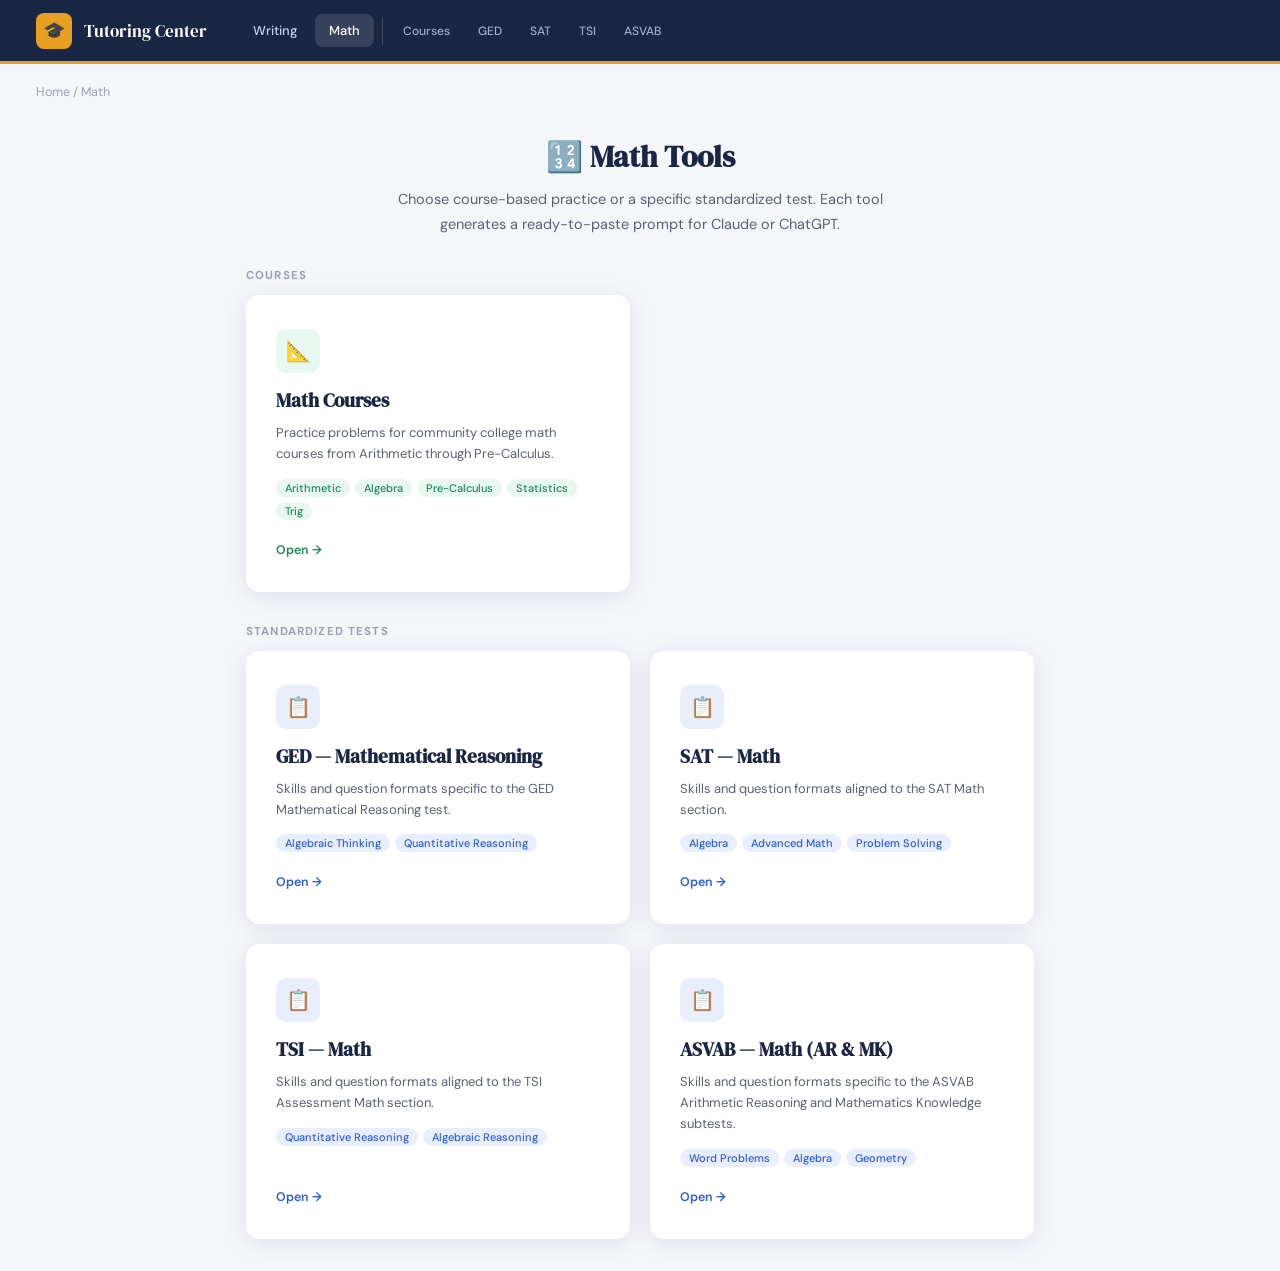
<file: math.html>
<!DOCTYPE html>
<html lang="en">
<head>
<meta charset="UTF-8">
<meta name="viewport" content="width=device-width, initial-scale=1.0">
<title>Math — Tutoring Center</title>
<link href="https://fonts.googleapis.com/css2?family=DM+Serif+Display&family=DM+Sans:wght@300;400;500;600&display=swap" rel="stylesheet">
<style>
  :root{--navy:#1a2744;--blue:#2d5be3;--blue-light:#e8eefb;--blue-mid:#c2d0f5;--gold:#e8a022;--green:#1a8a5a;--green-light:#e8f7f0;--gray-1:#f5f6fa;--gray-2:#e8eaef;--gray-3:#9aa0b4;--gray-4:#5a6177;--text:#1a2744;--white:#ffffff;--radius:14px;--shadow:0 4px 24px rgba(26,39,68,0.10);}
  *{box-sizing:border-box;margin:0;padding:0;}
  body{font-family:'DM Sans',sans-serif;background:var(--gray-1);color:var(--text);min-height:100vh;}
  nav{background:var(--navy);padding:0 36px;display:flex;align-items:center;gap:0;border-bottom:3px solid var(--gold);height:64px;}
  .nav-brand{display:flex;align-items:center;gap:12px;text-decoration:none;}
  .nav-icon{width:36px;height:36px;background:var(--gold);border-radius:8px;display:flex;align-items:center;justify-content:center;font-size:18px;flex-shrink:0;}
  .nav-title{font-family:'DM Serif Display',serif;font-size:17px;color:var(--white);}
  .nav-links{display:flex;align-items:center;gap:4px;margin-left:32px;}
  .nav-link{color:var(--blue-mid);font-size:13px;font-weight:500;padding:8px 14px;border-radius:8px;text-decoration:none;transition:all 0.18s;}
  .nav-link:hover{background:rgba(255,255,255,0.08);color:var(--white);}
  .nav-link.active{background:rgba(255,255,255,0.12);color:var(--white);}
  .nav-sub{display:flex;align-items:center;gap:4px;margin-left:8px;padding-left:8px;border-left:1px solid rgba(255,255,255,0.15);}
  .nav-sub-link{color:var(--blue-mid);font-size:12px;font-weight:500;padding:6px 12px;border-radius:8px;text-decoration:none;transition:all 0.18s;opacity:0.8;}
  .nav-sub-link:hover{background:rgba(255,255,255,0.08);color:var(--white);opacity:1;}
  .breadcrumb{padding:20px 36px 0;font-size:12.5px;color:var(--gray-3);}
  .breadcrumb a{color:var(--gray-3);text-decoration:none;}
  .breadcrumb a:hover{color:var(--blue);}
  .hero{padding:36px 36px 32px;text-align:center;}
  .hero h1{font-family:'DM Serif Display',serif;font-size:30px;color:var(--navy);margin-bottom:10px;}
  .hero p{font-size:14.5px;color:var(--gray-4);max-width:500px;margin:0 auto;line-height:1.7;}
  .section-label{font-size:11.5px;font-weight:700;text-transform:uppercase;letter-spacing:0.1em;color:var(--gray-3);padding:0 36px;max-width:860px;margin:0 auto 12px;}
  .card-grid{display:grid;grid-template-columns:repeat(2,1fr);gap:20px;max-width:860px;margin:0 auto;padding:0 36px 32px;}
  .tool-card{background:var(--white);border-radius:var(--radius);box-shadow:var(--shadow);padding:32px 28px;text-decoration:none;color:var(--text);border:2px solid transparent;transition:all 0.22s;display:flex;flex-direction:column;gap:10px;}
  .tool-card:hover{border-color:var(--green);transform:translateY(-3px);box-shadow:0 8px 32px rgba(26,138,90,0.13);}
  .tool-card.test:hover{border-color:var(--blue);}
  .card-icon{width:44px;height:44px;border-radius:10px;display:flex;align-items:center;justify-content:center;font-size:20px;margin-bottom:4px;background:var(--green-light);}
  .tool-card.test .card-icon{background:var(--blue-light);}
  .tool-card h2{font-family:'DM Serif Display',serif;font-size:19px;color:var(--navy);}
  .tool-card p{font-size:13px;color:var(--gray-4);line-height:1.6;}
  .card-tags{display:flex;flex-wrap:wrap;gap:5px;margin-top:4px;}
  .tag{font-size:11px;font-weight:500;padding:2px 9px;border-radius:20px;background:var(--green-light);color:var(--green);}
  .tool-card.test .tag{background:var(--blue-light);color:var(--blue);}
  .arrow{margin-top:auto;padding-top:12px;font-size:12.5px;font-weight:600;color:var(--green);}
  .tool-card.test .arrow{color:var(--blue);}
  @media(max-width:700px){.card-grid{grid-template-columns:1fr;}}
</style>
</head>
<body>
<nav>
  <a href="index.html" class="nav-brand">
    <div class="nav-icon">🎓</div>
    <span class="nav-title">Tutoring Center</span>
  </a>
  <div class="nav-links">
    <a href="writing.html" class="nav-link">Writing</a>
    <a href="math.html" class="nav-link active">Math</a>
  </div>
  <div class="nav-sub">
    <a href="math-courses.html" class="nav-sub-link">Courses</a>
    <a href="math-ged.html" class="nav-sub-link">GED</a>
    <a href="math-sat.html" class="nav-sub-link">SAT</a>
    <a href="math-tsi.html" class="nav-sub-link">TSI</a>
    <a href="math-asvab.html" class="nav-sub-link">ASVAB</a>
  </div>
</nav>
<div class="breadcrumb"><a href="index.html">Home</a> / Math</div>
<div class="hero">
  <h1>🔢 Math Tools</h1>
  <p>Choose course-based practice or a specific standardized test. Each tool generates a ready-to-paste prompt for Claude or ChatGPT.</p>
</div>

<div class="section-label">Courses</div>
<div class="card-grid">
  <a href="math-courses.html" class="tool-card">
    <div class="card-icon">📐</div>
    <h2>Math Courses</h2>
    <p>Practice problems for community college math courses from Arithmetic through Pre-Calculus.</p>
    <div class="card-tags"><span class="tag">Arithmetic</span><span class="tag">Algebra</span><span class="tag">Pre-Calculus</span><span class="tag">Statistics</span><span class="tag">Trig</span></div>
    <div class="arrow">Open →</div>
  </a>
</div>

<div class="section-label">Standardized Tests</div>
<div class="card-grid">
  <a href="math-ged.html" class="tool-card test">
    <div class="card-icon">📋</div>
    <h2>GED — Mathematical Reasoning</h2>
    <p>Skills and question formats specific to the GED Mathematical Reasoning test.</p>
    <div class="card-tags"><span class="tag">Algebraic Thinking</span><span class="tag">Quantitative Reasoning</span></div>
    <div class="arrow">Open →</div>
  </a>
  <a href="math-sat.html" class="tool-card test">
    <div class="card-icon">📋</div>
    <h2>SAT — Math</h2>
    <p>Skills and question formats aligned to the SAT Math section.</p>
    <div class="card-tags"><span class="tag">Algebra</span><span class="tag">Advanced Math</span><span class="tag">Problem Solving</span></div>
    <div class="arrow">Open →</div>
  </a>
  <a href="math-tsi.html" class="tool-card test">
    <div class="card-icon">📋</div>
    <h2>TSI — Math</h2>
    <p>Skills and question formats aligned to the TSI Assessment Math section.</p>
    <div class="card-tags"><span class="tag">Quantitative Reasoning</span><span class="tag">Algebraic Reasoning</span></div>
    <div class="arrow">Open →</div>
  </a>
  <a href="math-asvab.html" class="tool-card test">
    <div class="card-icon">📋</div>
    <h2>ASVAB — Math (AR & MK)</h2>
    <p>Skills and question formats specific to the ASVAB Arithmetic Reasoning and Mathematics Knowledge subtests.</p>
    <div class="card-tags"><span class="tag">Word Problems</span><span class="tag">Algebra</span><span class="tag">Geometry</span></div>
    <div class="arrow">Open →</div>
  </a>
</div>
</body>
</html>
</file>
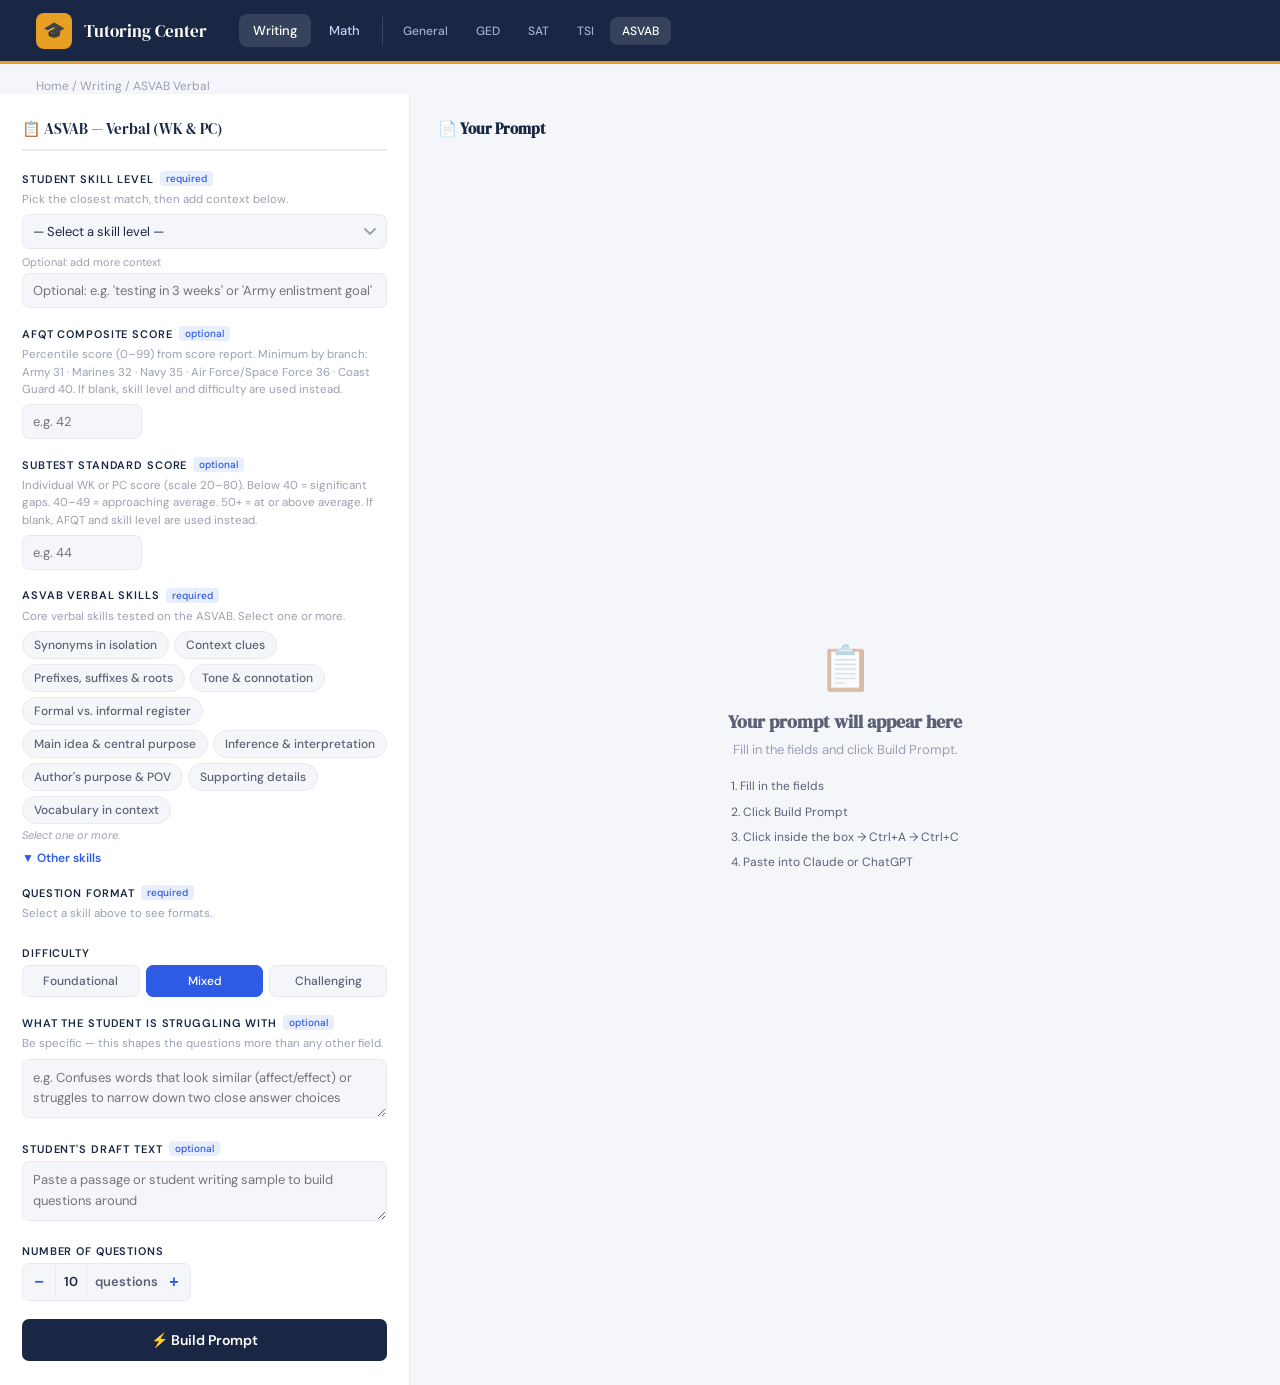
<file: writing-asvab.html>
<!DOCTYPE html>
<html lang="en">
<head>
<meta charset="UTF-8">
<meta name="viewport" content="width=device-width, initial-scale=1.0">
<title>ASVAB Verbal — Tutoring Center</title>
<link href="https://fonts.googleapis.com/css2?family=DM+Serif+Display&family=DM+Sans:wght@300;400;500;600&display=swap" rel="stylesheet">
<link rel="stylesheet" href="shared.css">
</head>
<body>
<nav>
  <a href="index.html" class="nav-brand"><div class="nav-icon">🎓</div><span class="nav-title">Tutoring Center</span></a>
  <div class="nav-links">
    <a href="writing.html" class="nav-link active">Writing</a>
    <a href="math.html" class="nav-link">Math</a>
  </div>
  <div class="nav-sub">
    <a href="writing-general.html" class="nav-sub-link">General</a>
    <a href="writing-ged.html" class="nav-sub-link">GED</a>
    <a href="writing-sat.html" class="nav-sub-link">SAT</a>
    <a href="writing-tsi.html" class="nav-sub-link">TSI</a>
    <a href="writing-asvab.html" class="nav-sub-link active">ASVAB</a>
  </div>
</nav>
<div class="breadcrumb"><a href="index.html">Home</a> / <a href="writing.html">Writing</a> / ASVAB Verbal</div>

<div class="layout">
  <div class="form-panel">
    <div class="panel-title">📋 ASVAB — Verbal (WK & PC)</div>

    <div class="field" id="field-level">
      <div class="field-label">Student Skill Level <span class="badge">required</span></div>
      <div class="field-hint">Pick the closest match, then add context below.</div>
      <select id="select-level" onchange="clearErr('field-level')">
        <option value="">— Select a skill level —</option>
        <option value="Beginner — new to academic reading and vocabulary; needs foundational guidance">Beginner — new to this material</option>
        <option value="Developing — understands basics but makes consistent, patterned errors">Developing — consistent, patterned errors</option>
        <option value="Intermediate — solid structure; struggles with nuance and harder vocabulary">Intermediate — struggles with nuance</option>
        <option value="Advanced — strong reader who needs refinement and harder word-level challenge">Advanced — needs harder challenge</option>
        <option value="Multilingual learner — vocabulary and sentence-level focus; avoid idiom-heavy explanations">Multilingual learner</option>
        <option value="Anxious or avoidant — needs confidence-building; frame as low-stakes exploration">Anxious / avoidant — needs confidence-building</option>
      </select>
      <div class="val-msg" id="val-level">Please select a skill level.</div>
      <div style="margin-top:6px;"><div style="font-size:11px;color:var(--gray-3);margin-bottom:4px;">Optional: add more context</div><input type="text" id="custom-level" placeholder="Optional: e.g. 'testing in 3 weeks' or 'Army enlistment goal'"></div>
    </div>

    <div class="field">
      <div class="field-label">AFQT Composite Score <span class="badge">optional</span></div>
      <div class="field-hint">Percentile score (0–99) from score report. Minimum by branch: Army 31 · Marines 32 · Navy 35 · Air Force/Space Force 36 · Coast Guard 40. If blank, skill level and difficulty are used instead.</div>
      <input type="text" id="afqt-input" placeholder="e.g. 42" style="max-width:120px;">
    </div>

    <div class="field">
      <div class="field-label">Subtest Standard Score <span class="badge">optional</span></div>
      <div class="field-hint">Individual WK or PC score (scale 20–80). Below 40 = significant gaps. 40–49 = approaching average. 50+ = at or above average. If blank, AFQT and skill level are used instead.</div>
      <input type="text" id="subtest-input" placeholder="e.g. 44" style="max-width:120px;">
    </div>

    <div class="field" id="field-skills">
      <div class="field-label">ASVAB Verbal Skills <span class="badge">required</span></div>
      <div class="field-hint">Core verbal skills tested on the ASVAB. Select one or more.</div>
      <div class="chips-wrap" id="chips">
        <div class="chip" data-skill="Word Knowledge — synonyms in isolation" onclick="toggleChip(this)">Synonyms in isolation</div>
        <div class="chip" data-skill="Word Knowledge — meaning from context clues" onclick="toggleChip(this)">Context clues</div>
        <div class="chip" data-skill="Word Knowledge — prefixes, suffixes & roots" onclick="toggleChip(this)">Prefixes, suffixes & roots</div>
        <div class="chip" data-skill="Word Knowledge — tone & connotation" onclick="toggleChip(this)">Tone & connotation</div>
        <div class="chip" data-skill="Word Knowledge — formal vs. informal register" onclick="toggleChip(this)">Formal vs. informal register</div>
        <div class="chip" data-skill="Paragraph Comprehension — main idea & central purpose" onclick="toggleChip(this)">Main idea & central purpose</div>
        <div class="chip" data-skill="Paragraph Comprehension — inference & interpretation" onclick="toggleChip(this)">Inference & interpretation</div>
        <div class="chip" data-skill="Paragraph Comprehension — author's purpose & point of view" onclick="toggleChip(this)">Author's purpose & POV</div>
        <div class="chip" data-skill="Paragraph Comprehension — supporting details" onclick="toggleChip(this)">Supporting details</div>
        <div class="chip" data-skill="Paragraph Comprehension — vocabulary in context" onclick="toggleChip(this)">Vocabulary in context</div>
      </div>
      <div class="chip-note">Select one or more.</div>
      <span class="other-skills-toggle" id="other-skills-btn" onclick="toggleOtherSkills()">▼ Other skills</span>
      <div class="other-skills-section" id="other-skills-section">
        <div class="other-skills-label">Additional skills not specific to ASVAB Verbal</div>
        <div class="chips-wrap" id="other-skills-chips"></div>
      </div>
      <div class="val-msg" id="val-skills">Please select at least one skill.</div>
    </div>

    <div class="field" id="field-format">
      <div class="field-label">Question Format <span class="badge">required</span></div>
      <div class="field-hint" id="format-hint">Select a skill above to see formats.</div>
      <div class="format-grid" id="format-grid"></div>
      <div class="val-msg" id="val-format">Please select at least one format.</div>
    </div>

    <div class="field">
      <div class="field-label">Difficulty</div>
      <div class="toggle-row">
        <button class="toggle-btn" id="diff-foundational" onclick="setDifficulty('foundational')">Foundational</button>
        <button class="toggle-btn active" id="diff-mixed" onclick="setDifficulty('mixed')">Mixed</button>
        <button class="toggle-btn" id="diff-challenging" onclick="setDifficulty('challenging')">Challenging</button>
      </div>
    </div>

    <div class="field">
      <div class="field-label">What the Student is Struggling With <span class="badge">optional</span></div>
      <div class="field-hint">Be specific — this shapes the questions more than any other field.</div>
      <textarea id="struggling-text" style="min-height:56px;" placeholder="e.g. Confuses words that look similar (affect/effect) or struggles to narrow down two close answer choices"></textarea>
    </div>

    <div class="field">
      <div class="field-label">Student's Draft Text <span class="badge">optional</span></div>
      <textarea id="draft-text" style="min-height:56px;" placeholder="Paste a passage or student writing sample to build questions around"></textarea>
    </div>

    <div class="field">
      <div class="field-label">Number of Questions</div>
      <div class="stepper">
        <button onclick="changeQty(-1)">−</button>
        <div class="qty" id="qty-display">10</div>
        <span style="font-size:13px;font-weight:600;color:var(--gray-4);padding-left:8px;line-height:36px;">questions</span>
        <button onclick="changeQty(1)">+</button>
      </div>
    </div>

    <button class="submit-btn" onclick="buildPrompt()">⚡ Build Prompt</button>
  </div>

  <div class="output-panel">
    <div class="output-header">
      <h2>📄 Your Prompt <button class="copy-btn" id="copy-btn" onclick="copyPrompt()" style="display:none;">📋 Copy Prompt</button></h2>
    </div>
    <div id="empty-state" class="empty-state">
      <div class="es-icon">📋</div>
      <h3>Your prompt will appear here</h3>
      <p>Fill in the fields and click Build Prompt.</p>
      <div class="step-list">
        <span>1. Fill in the fields</span>
        <span>2. Click Build Prompt</span>
        <span>3. Click inside the box → Ctrl+A → Ctrl+C</span>
        <span>4. Paste into Claude or ChatGPT</span>
      </div>
    </div>
    <textarea id="prompt-output" class="prompt-box" style="display:none;" readonly onclick="this.select()"></textarea>
    <div id="copy-hint" class="copy-hint">✓ Text selected — press Ctrl+C to copy</div>
  </div>
</div>

<script src="shared.js"></script>
<script>
  const TEST_NAME = 'ASVAB — Word Knowledge (WK) and Paragraph Comprehension (PC)';

  const otherSkills = [
    {skill:'Inference & interpretation',label:'Inference & interpretation'},
    {skill:"Author's purpose & point of view",label:"Author's purpose & POV"},
    {skill:'Text structure & organization',label:'Text structure & organization'},
    {skill:'Cross-text comparison',label:'Cross-text comparison'},
    {skill:'Evaluating arguments & claims',label:'Evaluating arguments & claims'},
    {skill:'Identifying supporting evidence',label:'Identifying supporting evidence'},
    {skill:'Transitions',label:'Transitions'},
    {skill:'Comma splices & punctuation',label:'Comma splices & punctuation'},
    {skill:'Sentence-level editing',label:'Sentence-level editing'}
  ];

  const formatMap = {
    'Word Knowledge — synonyms in isolation': [
      {fmt:'4-option multiple choice (ASVAB style — synonym)',name:'MC — Synonym',desc:'4 options; choose the word closest in meaning'},
      {fmt:'fill in the blank — best word choice',name:'Fill in the Blank',desc:'Choose the best word to complete the sentence'},
      {fmt:'error identification — word used incorrectly',name:'Error ID',desc:'Find the word used with the wrong meaning'}
    ],
    'Word Knowledge — meaning from context clues': [
      {fmt:'4-option multiple choice (ASVAB style — synonym)',name:'MC — Synonym',desc:'4 options; choose the word closest in meaning'},
      {fmt:'4-option multiple choice (ASVAB style — context sentence)',name:'MC — In Context',desc:'Word used in a sentence; choose the best meaning'},
      {fmt:'fill in the blank — best word choice',name:'Fill in the Blank',desc:'Choose the best word to complete the sentence'}
    ],
    'Word Knowledge — prefixes, suffixes & roots': [
      {fmt:'4-option multiple choice (ASVAB style — synonym)',name:'MC — Synonym',desc:'4 options; choose the word closest in meaning'},
      {fmt:'4-option multiple choice (ASVAB style — context sentence)',name:'MC — In Context',desc:'Word used in a sentence; choose the best meaning'},
      {fmt:'fill in the blank — best word choice',name:'Fill in the Blank',desc:'Choose the best word to complete the sentence'},
      {fmt:'error identification — word used incorrectly',name:'Error ID',desc:'Find the word used with the wrong meaning'}
    ],
    'Word Knowledge — tone & connotation': [
      {fmt:'4-option multiple choice (ASVAB style — context sentence)',name:'MC — In Context',desc:'Word used in a sentence; choose the best meaning'},
      {fmt:'fill in the blank — best word choice',name:'Fill in the Blank',desc:'Choose the word that best fits the tone'},
      {fmt:'error identification — word used incorrectly',name:'Error ID',desc:'Find the word that creates the wrong tone'}
    ],
    'Word Knowledge — formal vs. informal register': [
      {fmt:'4-option multiple choice (ASVAB style — context sentence)',name:'MC — In Context',desc:'Choose the word appropriate for the register'},
      {fmt:'fill in the blank — best word choice',name:'Fill in the Blank',desc:'Choose the word that fits the context'},
      {fmt:'error identification — word used incorrectly',name:'Error ID',desc:'Find the word that breaks register'}
    ],
    'Paragraph Comprehension — main idea & central purpose': [
      {fmt:'4-option multiple choice (ASVAB style — passage-based)',name:'MC — Passage',desc:'4 options; one best answer from a short passage'},
      {fmt:'passage-based short response',name:'Short Response',desc:'Identify and explain the main idea in 1–2 sentences'}
    ],
    'Paragraph Comprehension — inference & interpretation': [
      {fmt:'4-option multiple choice (ASVAB style — passage-based)',name:'MC — Passage',desc:'4 options; what can be inferred?'},
      {fmt:'passage-based short response',name:'Short Response',desc:'Explain the inference with evidence from the passage'}
    ],
    "Paragraph Comprehension — author's purpose & point of view": [
      {fmt:'4-option multiple choice (ASVAB style — passage-based)',name:'MC — Passage',desc:'4 options; why did the author write this?'},
      {fmt:'passage-based short response',name:'Short Response',desc:'Identify purpose and cite supporting evidence'}
    ],
    'Paragraph Comprehension — supporting details': [
      {fmt:'4-option multiple choice (ASVAB style — passage-based)',name:'MC — Passage',desc:'4 options; which detail supports the main idea?'},
      {fmt:'passage-based short response',name:'Short Response',desc:'Find and explain the supporting detail'},
      {fmt:'error identification — word used incorrectly',name:'Error ID',desc:'Which answer misreads or misrepresents the passage?'}
    ],
    'Paragraph Comprehension — vocabulary in context': [
      {fmt:'4-option multiple choice (ASVAB style — passage-based)',name:'MC — Passage',desc:'4 options; what does this word mean as used here?'},
      {fmt:'fill in the blank — best word choice',name:'Fill in the Blank',desc:'Choose the best replacement for the underlined word'}
    ],
    'Inference & interpretation': [
      {fmt:'4-option multiple choice (ASVAB style — passage-based)',name:'MC — Passage',desc:'4 options; what can be inferred?'},
      {fmt:'passage-based short response',name:'Short Response',desc:'Explain the inference with evidence'}
    ],
    "Author's purpose & point of view": [
      {fmt:'4-option multiple choice (ASVAB style — passage-based)',name:'MC — Passage',desc:'4 options; why did the author write this?'},
      {fmt:'passage-based short response',name:'Short Response',desc:'Identify purpose and cite evidence'}
    ],
    'Text structure & organization': [
      {fmt:'4-option multiple choice (ASVAB style — passage-based)',name:'MC — Passage',desc:'4 options; how is this passage organized?'}
    ],
    'Cross-text comparison': [
      {fmt:'4-option multiple choice (ASVAB style — passage-based)',name:'MC — Passage',desc:'4 options; how do these passages differ?'},
      {fmt:'passage-based short response',name:'Short Response',desc:'Compare passages on a specific point'}
    ],
    'Evaluating arguments & claims': [
      {fmt:'4-option multiple choice (ASVAB style — passage-based)',name:'MC — Passage',desc:'4 options; which weakens or strengthens the argument?'},
      {fmt:'passage-based short response',name:'Short Response',desc:'Is the reasoning valid?'}
    ],
    'Identifying supporting evidence': [
      {fmt:'4-option multiple choice (ASVAB style — passage-based)',name:'MC — Passage',desc:'4 options; which sentence supports the claim?'},
      {fmt:'passage-based short response',name:'Short Response',desc:'Find and explain the evidence'}
    ],
    'Transitions': [
      {fmt:'4-option multiple choice (ASVAB style — passage-based)',name:'MC — Passage',desc:'4 options; which transition best connects these ideas?'},
      {fmt:'fill in the blank — best word choice',name:'Fill in the Blank',desc:'Choose the best transition word'}
    ],
    'Comma splices & punctuation': [
      {fmt:'4-option multiple choice (ASVAB style — passage-based)',name:'MC — Passage',desc:'4 options; one correct'},
      {fmt:'error identification — word used incorrectly',name:'Error ID',desc:'Find and name the error'}
    ],
    'Sentence-level editing': [
      {fmt:'4-option multiple choice (ASVAB style — passage-based)',name:'MC — Passage',desc:'4 options; which version is correct?'},
      {fmt:'error identification — word used incorrectly',name:'Error ID',desc:'Find and name the error'}
    ]
  };

  buildOtherSkillsSection(otherSkills, toggleOtherChip);

  function getAllSelectedSkills() {
    return [
      ...Array.from(document.querySelectorAll('#chips .chip.selected')),
      ...Array.from(document.querySelectorAll('#other-skills-chips .chip.selected'))
    ].map(c => c.dataset.skill);
  }

  function getSelectedFormatOptions() {
    const skills = getAllSelectedSkills();
    const seen = new Set(); const fmts = [];
    for (const s of skills) for (const f of (formatMap[s] || [])) {
      if (!seen.has(f.fmt)) { seen.add(f.fmt); fmts.push(f); }
    }
    return fmts;
  }

  function toggleChip(el) {
    el.classList.toggle('selected');
    clearErr('field-skills');
    renderFormatCards(getSelectedFormatOptions());
  }

  function toggleOtherChip(el) {
    el.classList.toggle('selected');
    clearErr('field-skills');
    renderFormatCards(getSelectedFormatOptions());
  }

  function getASVABScoreSection() {
    const afqt = document.getElementById('afqt-input').value.trim();
    const sub  = document.getElementById('subtest-input').value.trim();
    if (!afqt && !sub) return '';
    let block = '\n';
    if (afqt) {
      block += `AFQT COMPOSITE SCORE: ${afqt} (percentile)\n`;
      block += `AFQT context: This is the enlistment eligibility score. Minimum by branch — Army: 31, Marines: 32, Navy: 35, Air Force/Space Force: 36, Coast Guard: 40. Below 31 = not yet eligible for most branches. Use this score to gauge overall verbal readiness and calibrate passage complexity.\n`;
    }
    if (sub) {
      block += `SUBTEST STANDARD SCORE: ${sub} (scale 20–80)\n`;
      block += `Subtest context: Below 40 = significant skill gaps. 40–49 = approaching average. 50–59 = average. 60+ = above average. Use this score to set item difficulty and prioritize the skill areas most predictive of this score range.\n`;
    }
    block += `Use whichever score(s) are provided to calibrate difficulty and prioritize skill gaps. If both fields are blank, rely on skill level and difficulty settings above.\n`;
    return block;
  }

  function buildPrompt() {
    const skills = getAllSelectedSkills();
    let ok = true;
    if (!getLevel()) { document.getElementById('field-level').classList.add('error'); ok = false; }
    if (!skills.length) { document.getElementById('field-skills').classList.add('error'); ok = false; }
    if (!getFormats().length) { document.getElementById('field-format').classList.add('error'); ok = false; }
    if (!ok) return;

    const scoreSection = getASVABScoreSection();

    showPrompt(buildBasePrompt({
      skillLine: skills.length === 1 ? `Focused skill: ${skills[0]}` : `Multiple skills: ${skills.join(', ')}`,
      level: getLevel(),
      formats: getFormats(),
      test: TEST_NAME,
      draft: document.getElementById('draft-text').value.trim(),
      struggling: document.getElementById('struggling-text').value.trim(),
      category: '',
      sessionType: 'writing',
      scoreSection: scoreSection ? scoreSection : undefined,
      challengingLine: 'Emphasize challenging questions and edge cases where the wrong answer is highly tempting. Elevate vocabulary throughout — passages, questions, and answer choices should push toward community college entry level, above the standard ASVAB range.'
    }));
  }
</script>
</body>
</html>
</file>
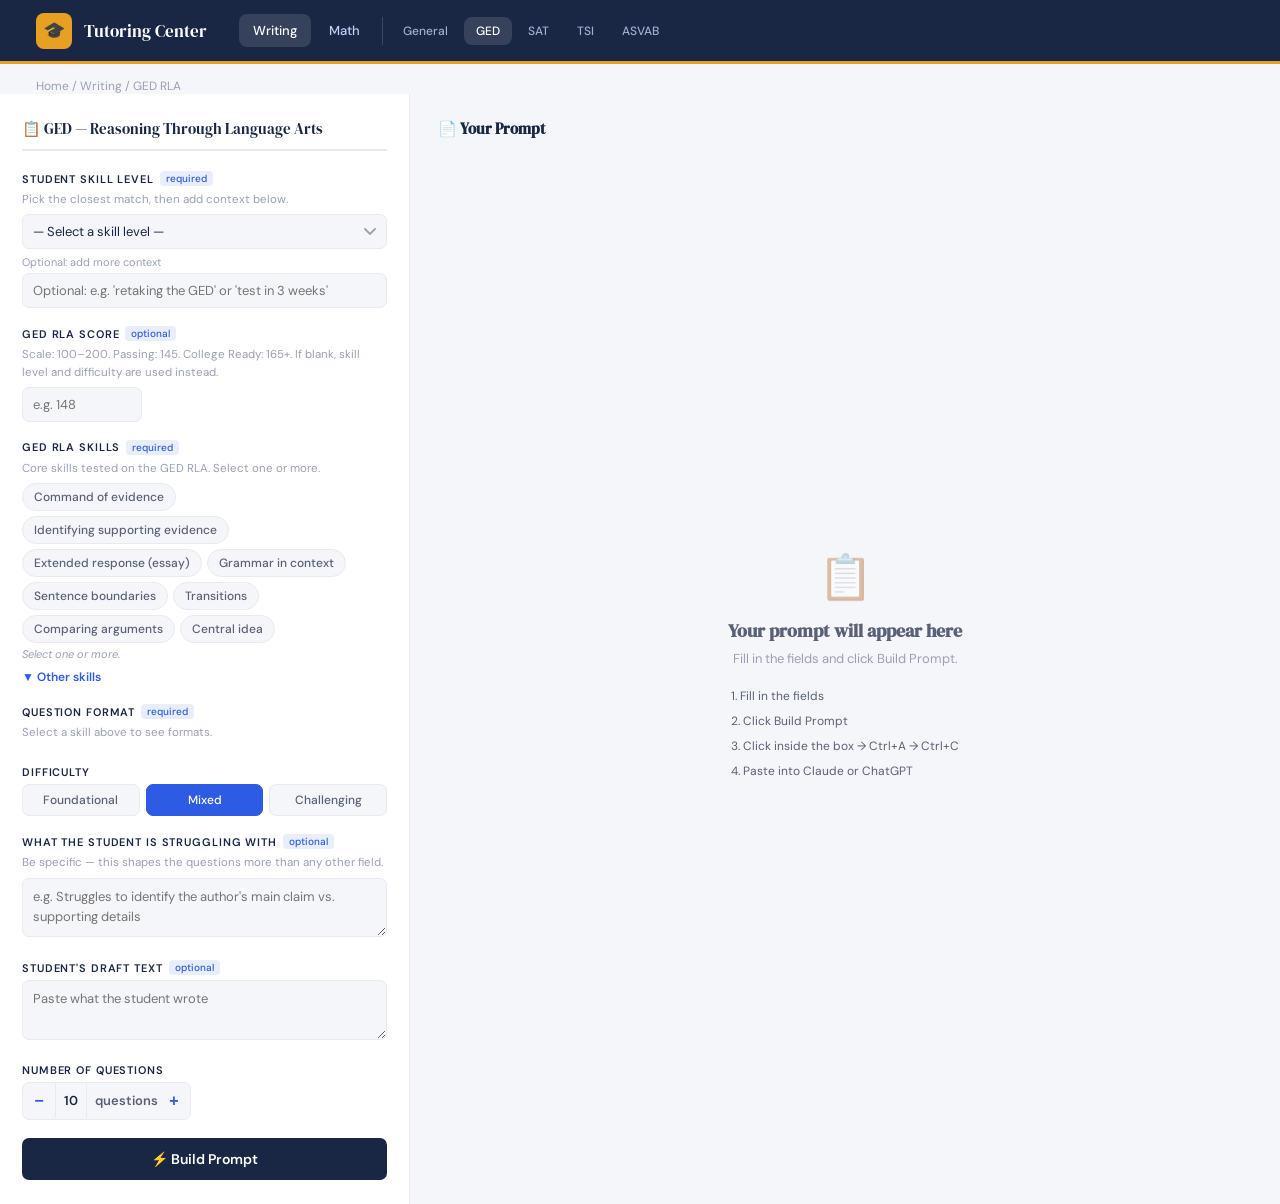
<file: writing-ged.html>
<!DOCTYPE html>
<html lang="en">
<head>
<meta charset="UTF-8">
<meta name="viewport" content="width=device-width, initial-scale=1.0">
<title>GED RLA — Tutoring Center</title>
<link href="https://fonts.googleapis.com/css2?family=DM+Serif+Display&family=DM+Sans:wght@300;400;500;600&display=swap" rel="stylesheet">
<link rel="stylesheet" href="shared.css">
</head>
<body>
<nav>
  <a href="index.html" class="nav-brand"><div class="nav-icon">🎓</div><span class="nav-title">Tutoring Center</span></a>
  <div class="nav-links">
    <a href="writing.html" class="nav-link active">Writing</a>
    <a href="math.html" class="nav-link">Math</a>
  </div>
  <div class="nav-sub">
    <a href="writing-general.html" class="nav-sub-link">General</a>
    <a href="writing-ged.html" class="nav-sub-link active">GED</a>
    <a href="writing-sat.html" class="nav-sub-link">SAT</a>
    <a href="writing-tsi.html" class="nav-sub-link">TSI</a>
    <a href="writing-asvab.html" class="nav-sub-link">ASVAB</a>
  </div>
</nav>
<div class="breadcrumb"><a href="index.html">Home</a> / <a href="writing.html">Writing</a> / GED RLA</div>

<div class="layout">
  <div class="form-panel">
    <div class="panel-title">📋 GED — Reasoning Through Language Arts</div>

    <div class="field" id="field-level">
      <div class="field-label">Student Skill Level <span class="badge">required</span></div>
      <div class="field-hint">Pick the closest match, then add context below.</div>
      <select id="select-level" onchange="clearErr('field-level')">
        <option value="">— Select a skill level —</option>
        <option value="Beginner — new to academic writing; needs foundational guidance">Beginner — new to academic writing</option>
        <option value="Developing — understands basics but makes consistent, patterned errors">Developing — consistent, patterned errors</option>
        <option value="Intermediate — solid structure; struggles with nuance and advanced choices">Intermediate — solid structure, struggles with nuance</option>
        <option value="Advanced — strong writer who needs refinement and style-level challenge">Advanced — needs refinement</option>
        <option value="Multilingual learner — grammar and sentence-level focus; avoid idiom-heavy explanations">Multilingual learner</option>
        <option value="Anxious or avoidant — needs confidence-building; frame as low-stakes exploration">Anxious / avoidant — needs confidence-building</option>
      </select>
      <div class="val-msg" id="val-level">Please select a skill level.</div>
      <div style="margin-top:6px;"><div style="font-size:11px;color:var(--gray-3);margin-bottom:4px;">Optional: add more context</div><input type="text" id="custom-level" placeholder="Optional: e.g. 'retaking the GED' or 'test in 3 weeks'"></div>
    </div>

    <div class="field">
      <div class="field-label">GED RLA Score <span class="badge">optional</span></div>
      <div class="field-hint">Scale: 100–200. Passing: 145. College Ready: 165+. If blank, skill level and difficulty are used instead.</div>
      <input type="text" id="score-input" placeholder="e.g. 148" style="max-width:120px;">
    </div>

    <div class="field" id="field-skills">
      <div class="field-label">GED RLA Skills <span class="badge">required</span></div>
      <div class="field-hint">Core skills tested on the GED RLA. Select one or more.</div>
      <div class="chips-wrap" id="chips">
        <div class="chip" data-skill="Command of evidence — citing textual support" onclick="toggleChip(this)">Command of evidence</div>
        <div class="chip" data-skill="Identifying supporting evidence" onclick="toggleChip(this)">Identifying supporting evidence</div>
        <div class="chip" data-skill="Extended response & argumentative writing" onclick="toggleChip(this)">Extended response (essay)</div>
        <div class="chip" data-skill="Grammar in context — within passages" onclick="toggleChip(this)">Grammar in context</div>
        <div class="chip" data-skill="Sentence boundaries & punctuation" onclick="toggleChip(this)">Sentence boundaries</div>
        <div class="chip" data-skill="Transitions" onclick="toggleChip(this)">Transitions</div>
        <div class="chip" data-skill="Comparing arguments across texts" onclick="toggleChip(this)">Comparing arguments</div>
        <div class="chip" data-skill="Central idea & main details" onclick="toggleChip(this)">Central idea</div>
      </div>
      <div class="chip-note">Select one or more.</div>
      <span class="other-skills-toggle" id="other-skills-btn" onclick="toggleOtherSkills()">▼ Other skills</span>
      <div class="other-skills-section" id="other-skills-section">
        <div class="other-skills-label">Additional skills not specific to GED RLA</div>
        <div class="chips-wrap" id="other-skills-chips"></div>
      </div>
      <div class="val-msg" id="val-skills">Please select at least one skill.</div>
    </div>

    <div class="field" id="field-format">
      <div class="field-label">Question Format <span class="badge">required</span></div>
      <div class="field-hint" id="format-hint">Select a skill above to see formats.</div>
      <div class="format-grid" id="format-grid"></div>
      <div class="val-msg" id="val-format">Please select at least one format.</div>
    </div>

    <div class="field">
      <div class="field-label">Difficulty</div>
      <div class="toggle-row">
        <button class="toggle-btn" id="diff-foundational" onclick="setDifficulty('foundational')">Foundational</button>
        <button class="toggle-btn active" id="diff-mixed" onclick="setDifficulty('mixed')">Mixed</button>
        <button class="toggle-btn" id="diff-challenging" onclick="setDifficulty('challenging')">Challenging</button>
      </div>
    </div>

    <div class="field">
      <div class="field-label">What the Student is Struggling With <span class="badge">optional</span></div>
      <div class="field-hint">Be specific — this shapes the questions more than any other field.</div>
      <textarea id="struggling-text" style="min-height:56px;" placeholder="e.g. Struggles to identify the author's main claim vs. supporting details"></textarea>
    </div>

    <div class="field">
      <div class="field-label">Student's Draft Text <span class="badge">optional</span></div>
      <textarea id="draft-text" style="min-height:56px;" placeholder="Paste what the student wrote"></textarea>
    </div>

    <div class="field">
      <div class="field-label">Number of Questions</div>
      <div class="stepper">
        <button onclick="changeQty(-1)">−</button>
        <div class="qty" id="qty-display">10</div>
        <span style="font-size:13px;font-weight:600;color:var(--gray-4);padding-left:8px;line-height:36px;">questions</span>
        <button onclick="changeQty(1)">+</button>
      </div>
    </div>

    <button class="submit-btn" onclick="buildPrompt()">⚡ Build Prompt</button>
  </div>

  <div class="output-panel">
    <div class="output-header">
      <h2>📄 Your Prompt <button class="copy-btn" id="copy-btn" onclick="copyPrompt()" style="display:none;">📋 Copy Prompt</button></h2>
    </div>
    <div id="empty-state" class="empty-state">
      <div class="es-icon">📋</div>
      <h3>Your prompt will appear here</h3>
      <p>Fill in the fields and click Build Prompt.</p>
      <div class="step-list">
        <span>1. Fill in the fields</span>
        <span>2. Click Build Prompt</span>
        <span>3. Click inside the box → Ctrl+A → Ctrl+C</span>
        <span>4. Paste into Claude or ChatGPT</span>
      </div>
    </div>
    <textarea id="prompt-output" class="prompt-box" style="display:none;" readonly onclick="this.select()"></textarea>
    <div id="copy-hint" class="copy-hint">✓ Text selected — press Ctrl+C to copy</div>
  </div>
</div>

<script src="shared.js"></script>
<script>
  const TEST_NAME = 'GED Reasoning Through Language Arts (RLA)';

  const otherSkills = [
    {skill:'Inference & interpretation',label:'Inference & interpretation'},
    {skill:"Author's purpose & point of view",label:"Author's purpose & POV"},
    {skill:'Text structure & organization',label:'Text structure & organization'},
    {skill:'Cross-text comparison',label:'Cross-text comparison'},
    {skill:'Words in context',label:'Words in context'},
    {skill:'Adding supporting evidence',label:'Adding supporting evidence'},
    {skill:'Evaluating arguments & claims',label:'Evaluating arguments & claims'},
    {skill:'Comma splices & punctuation',label:'Comma splices & punctuation'},
    {skill:'Sentence-level editing',label:'Sentence-level editing'},
    {skill:'Thesis construction',label:'Thesis construction'},
    {skill:'Thesis evaluation',label:'Thesis evaluation'},
    {skill:'Thesis revision',label:'Thesis revision'},
    {skill:'Topic sentences',label:'Topic sentences'},
    {skill:'Argument & counterargument',label:'Argument & counterargument'},
    {skill:'Source integration & citation',label:'Source integration & citation'},
    {skill:'Rhetorical synthesis — combining sources',label:'Rhetorical synthesis'},
    {skill:'Essay organization & development',label:'Essay organization'},
    {skill:'Sentence revision & editing',label:'Sentence revision & editing'}
  ];

  const formatMap = {
    'Command of evidence — citing textual support':[{fmt:'5-option multiple choice (GED style)',name:'MC — GED Style',desc:'5 options, one best answer'},{fmt:'drag-and-drop sequence (simulated as rank/order)',name:'Rank / Order',desc:'Order evidence by relevance'},{fmt:'passage-based short response',name:'Short Response',desc:'Cite and explain evidence'}],
    'Identifying supporting evidence':[{fmt:'5-option multiple choice (GED style)',name:'MC — GED Style',desc:'5 options, one best answer'},{fmt:'passage-based short response',name:'Short Response',desc:'Find and explain the evidence'},{fmt:'error identification',name:'Error ID',desc:'Which detail does NOT support the claim?'}],
    'Extended response & argumentative writing':[{fmt:'extended response prompt (GED style — 45 min essay)',name:'Extended Response',desc:'Full GED-style argumentative essay prompt'},{fmt:'passage-based short response',name:'Short Response',desc:'Draft a thesis and outline'}],
    'Grammar in context — within passages':[{fmt:'5-option multiple choice (GED style)',name:'MC — GED Style',desc:'Which version is correct in context?'},{fmt:'passage-based revision',name:'Passage Revision',desc:'Choose the best correction'},{fmt:'error identification',name:'Error ID',desc:'Find the grammar error'}],
    'Sentence boundaries & punctuation':[{fmt:'5-option multiple choice (GED style)',name:'MC — GED Style',desc:'Which correctly punctuates this?'},{fmt:'error correction in context',name:'Error Correction',desc:'Find and fix the boundary error'},{fmt:'insert commas where needed',name:'Insert Commas',desc:'Mark correct punctuation'}],
    'Transitions':[{fmt:'5-option multiple choice (GED style)',name:'MC — GED Style',desc:'Which transition best connects these ideas?'},{fmt:'error identification',name:'Error ID',desc:'Find the illogical transition'},{fmt:'fill in the blank',name:'Fill in the Blank',desc:'Choose the best transition word'}],
    'Comparing arguments across texts':[{fmt:'5-option multiple choice (GED style)',name:'MC — GED Style',desc:'Where do authors agree/disagree?'},{fmt:'passage-based short response',name:'Short Response',desc:'Compare authors on a specific point'}],
    'Central idea & main details':[{fmt:'5-option multiple choice (GED style)',name:'MC — GED Style',desc:'One best answer from a passage'},{fmt:'drag-and-drop sequence (simulated as rank/order)',name:'Rank / Order',desc:'Order details by relevance'},{fmt:'passage-based short response',name:'Short Response',desc:'Identify and explain in 1–2 sentences'}],
    'Inference & interpretation':[{fmt:'5-option multiple choice (GED style)',name:'MC — GED Style',desc:'What can be inferred?'},{fmt:'passage-based short response',name:'Short Response',desc:'Explain the inference with evidence'}],
    "Author's purpose & point of view":[{fmt:'5-option multiple choice (GED style)',name:'MC — GED Style',desc:"Why did the author write this?"},{fmt:'passage-based short response',name:'Short Response',desc:'Identify purpose and cite evidence'}],
    'Text structure & organization':[{fmt:'5-option multiple choice (GED style)',name:'MC — GED Style',desc:'How is this passage organized?'},{fmt:'drag-and-drop sequence (simulated as rank/order)',name:'Rank / Order',desc:'Sequence paragraphs logically'}],
    'Cross-text comparison':[{fmt:'5-option multiple choice (GED style)',name:'MC — GED Style',desc:'How do these texts differ?'},{fmt:'passage-based short response',name:'Short Response',desc:'Compare with evidence from both'}],
    'Words in context':[{fmt:'5-option multiple choice (GED style)',name:'MC — GED Style',desc:'What does this word mean here?'},{fmt:'fill in the blank',name:'Fill in the Blank',desc:'Choose the best word for the passage'}],
    'Adding supporting evidence':[{fmt:'5-option multiple choice (GED style)',name:'MC — GED Style',desc:'Which addition strengthens the argument?'},{fmt:'passage-based revision',name:'Passage Revision',desc:'Choose the best evidence to add'}],
    'Evaluating arguments & claims':[{fmt:'5-option multiple choice (GED style)',name:'MC — GED Style',desc:'Which weakens/strengthens the argument?'},{fmt:'passage-based short response',name:'Short Response',desc:'Is the reasoning valid?'}],
    'Comma splices & punctuation':[{fmt:'5-option multiple choice (GED style)',name:'MC — GED Style',desc:'4–5 options, one correct'},{fmt:'error correction in context',name:'Error Correction',desc:'Find and fix the error'},{fmt:'insert commas where needed',name:'Insert Commas',desc:'Mark punctuation'}],
    'Sentence-level editing':[{fmt:'5-option multiple choice (GED style)',name:'MC — GED Style',desc:'Which version is correct?'},{fmt:'error correction in context',name:'Error Correction',desc:'Find and fix the error'}],
    'Thesis construction':[{fmt:'5-option multiple choice (GED style)',name:'MC — GED Style',desc:'Which thesis is arguable and specific?'},{fmt:'sentence rewrite',name:'Sentence Rewrite',desc:'Build a thesis from a topic'}],
    'Thesis evaluation':[{fmt:'5-option multiple choice (GED style)',name:'MC — GED Style',desc:'What is the weakness of this thesis?'},{fmt:'evaluate a passage',name:'Evaluate a Passage',desc:'Is this thesis arguable?'}],
    'Thesis revision':[{fmt:'5-option multiple choice (GED style)',name:'MC — GED Style',desc:'Which is the strongest revision?'},{fmt:'sentence rewrite',name:'Sentence Rewrite',desc:'Revise to make it arguable'}],
    'Topic sentences':[{fmt:'5-option multiple choice (GED style)',name:'MC — GED Style',desc:'Which best introduces this paragraph?'},{fmt:'sentence rewrite',name:'Sentence Rewrite',desc:'Revise to preview the argument'}],
    'Argument & counterargument':[{fmt:'5-option multiple choice (GED style)',name:'MC — GED Style',desc:'Which best addresses the counterargument?'},{fmt:'passage-based short response',name:'Short Response',desc:'Draft a counterargument'}],
    'Source integration & citation':[{fmt:'5-option multiple choice (GED style)',name:'MC — GED Style',desc:'Which version integrates correctly?'},{fmt:'error identification',name:'Error ID',desc:'Find the citation error'}],
    'Rhetorical synthesis — combining sources':[{fmt:'5-option multiple choice (GED style)',name:'MC — GED Style',desc:'Which best combines these ideas?'},{fmt:'passage-based short response',name:'Short Response',desc:'Write a synthesis sentence'}],
    'Essay organization & development':[{fmt:'5-option multiple choice (GED style)',name:'MC — GED Style',desc:'Which best improves structure?'},{fmt:'drag-and-drop sequence (simulated as rank/order)',name:'Rank / Order',desc:'Order paragraphs for best organization'}],
    'Sentence revision & editing':[{fmt:'5-option multiple choice (GED style)',name:'MC — GED Style',desc:'Which is the best revision?'},{fmt:'passage-based revision',name:'Passage Revision',desc:'Choose the best edit'}]
  };

  buildOtherSkillsSection(otherSkills, toggleOtherChip);

  function getAllSelectedSkills() {
    return [
      ...Array.from(document.querySelectorAll('#chips .chip.selected')),
      ...Array.from(document.querySelectorAll('#other-skills-chips .chip.selected'))
    ].map(c => c.dataset.skill);
  }

  function getSelectedFormatOptions() {
    const skills = getAllSelectedSkills();
    const seen = new Set(); const fmts = [];
    for (const s of skills) for (const f of (formatMap[s] || [])) { if (!seen.has(f.fmt)) { seen.add(f.fmt); fmts.push(f); } }
    return fmts;
  }

  function toggleChip(el) {
    el.classList.toggle('selected');
    clearErr('field-skills');
    renderFormatCards(getSelectedFormatOptions());
  }

  function toggleOtherChip(el) {
    el.classList.toggle('selected');
    clearErr('field-skills');
    renderFormatCards(getSelectedFormatOptions());
  }

  function buildPrompt() {
    const skills = getAllSelectedSkills();
    let ok = true;
    if (!getLevel()) { document.getElementById('field-level').classList.add('error'); ok = false; }
    if (!skills.length) { document.getElementById('field-skills').classList.add('error'); ok = false; }
    if (!getFormats().length) { document.getElementById('field-format').classList.add('error'); ok = false; }
    if (!ok) return;

    const scoreSection = buildScoreSection(getScore(), {
      context: 'GED RLA score scale: 100–200. Below 145 = not yet passing. 145–164 = passing (High School Equivalency). 165–174 = College Ready. 175–200 = College Ready + Credit. Focus difficulty, skill depth, and passage complexity on what this score range predicts the student needs most.'
    });
    showPrompt(buildBasePrompt({
      skillLine: skills.length === 1 ? `Focused skill: ${skills[0]}` : `Multiple skills: ${skills.join(', ')}`,
      level: getLevel(), formats: getFormats(), test: TEST_NAME,
      draft: document.getElementById('draft-text').value.trim(),
      struggling: document.getElementById('struggling-text').value.trim(),
      category: '', sessionType: 'writing', scoreSection,
      challengingLine: 'Emphasize challenging questions and edge cases where the wrong answer is highly tempting. Elevate vocabulary throughout — passages, questions, and answer choices should reflect college freshman composition level, one step above the GED College Ready benchmark.'
    }));
  }
</script>
</body>
</html>
</file>
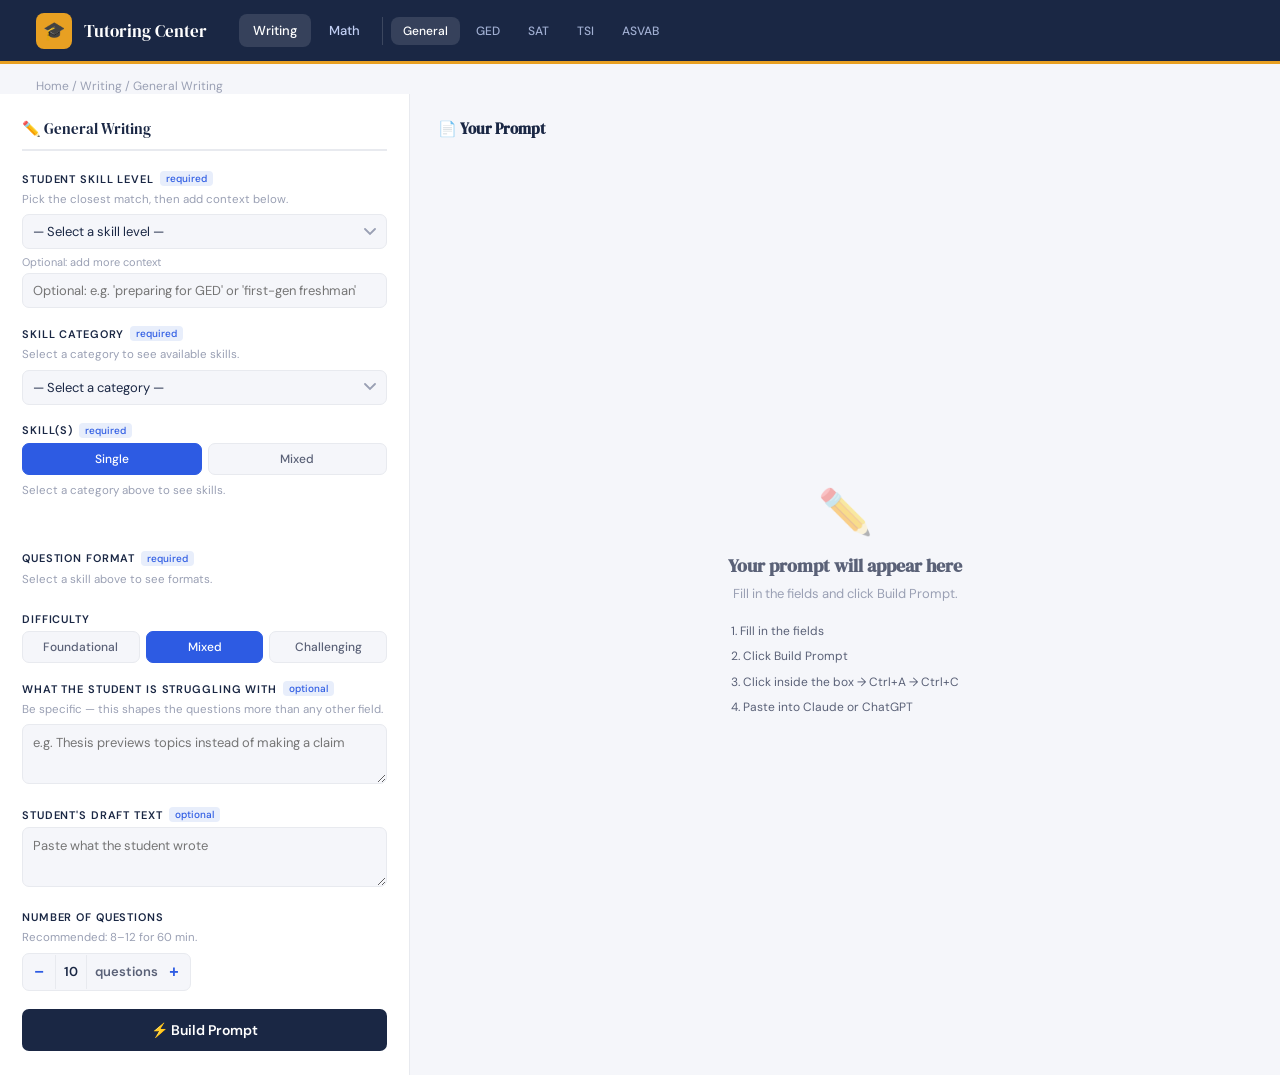
<file: writing-general.html>
<!DOCTYPE html>
<html lang="en">
<head>
<meta charset="UTF-8">
<meta name="viewport" content="width=device-width, initial-scale=1.0">
<title>General Writing — Tutoring Center</title>
<link href="https://fonts.googleapis.com/css2?family=DM+Serif+Display&family=DM+Sans:wght@300;400;500;600&display=swap" rel="stylesheet">
<link rel="stylesheet" href="shared.css">
</head>
<body>
<nav>
  <a href="index.html" class="nav-brand"><div class="nav-icon">🎓</div><span class="nav-title">Tutoring Center</span></a>
  <div class="nav-links">
    <a href="writing.html" class="nav-link active">Writing</a>
    <a href="math.html" class="nav-link">Math</a>
  </div>
  <div class="nav-sub">
    <a href="writing-general.html" class="nav-sub-link active">General</a>
    <a href="writing-ged.html" class="nav-sub-link">GED</a>
    <a href="writing-sat.html" class="nav-sub-link">SAT</a>
    <a href="writing-tsi.html" class="nav-sub-link">TSI</a>
    <a href="writing-asvab.html" class="nav-sub-link">ASVAB</a>
  </div>
</nav>
<div class="breadcrumb"><a href="index.html">Home</a> / <a href="writing.html">Writing</a> / General Writing</div>

<div class="layout">
  <div class="form-panel">
    <div class="panel-title">✏️ General Writing</div>

    <div class="field" id="field-level">
      <div class="field-label">Student Skill Level <span class="badge">required</span></div>
      <div class="field-hint">Pick the closest match, then add context below.</div>
      <select id="select-level" onchange="clearErr('field-level')">
        <option value="">— Select a skill level —</option>
        <option value="Beginner — new to academic writing; needs foundational guidance">Beginner — new to academic writing</option>
        <option value="Developing — understands basics but makes consistent, patterned errors">Developing — consistent, patterned errors</option>
        <option value="Intermediate — solid structure; struggles with nuance and advanced choices">Intermediate — solid structure, struggles with nuance</option>
        <option value="Advanced — strong writer who needs refinement and style-level challenge">Advanced — needs refinement</option>
        <option value="Multilingual learner — grammar and sentence-level focus; avoid idiom-heavy explanations">Multilingual learner</option>
        <option value="Anxious or avoidant — needs confidence-building; frame as low-stakes exploration">Anxious / avoidant — needs confidence-building</option>
      </select>
      <div class="val-msg" id="val-level">Please select a skill level.</div>
      <div style="margin-top:6px;"><div style="font-size:11px;color:var(--gray-3);margin-bottom:4px;">Optional: add more context</div><input type="text" id="custom-level" placeholder="Optional: e.g. 'preparing for GED' or 'first-gen freshman'"></div>
    </div>

    <div class="field" id="field-category">
      <div class="field-label">Skill Category <span class="badge">required</span></div>
      <div class="field-hint">Select a category to see available skills.</div>
      <select id="select-category" onchange="onCategoryChange()">
        <option value="">— Select a category —</option>
        <option value="Reading">Reading</option>
        <option value="Grammar">Grammar</option>
        <option value="Writing">Writing</option>
      </select>
      <div class="val-msg" id="val-category">Please select a category.</div>
    </div>

    <div class="field" id="field-skills">
      <div class="field-label">Skill(s) <span class="badge">required</span></div>
      <div class="toggle-row" style="margin-bottom:7px;">
        <button class="toggle-btn active" id="toggle-single" onclick="setMode('single')">Single</button>
        <button class="toggle-btn" id="toggle-mixed" onclick="setMode('mixed')">Mixed</button>
      </div>
      <div class="field-hint" id="skill-hint">Select a category above to see skills.</div>
      <div class="chips-wrap" id="chips"></div>
      <div class="chip-note" id="chip-note"></div>
      <div class="val-msg" id="val-skills">Please select at least one skill.</div>
    </div>

    <div class="field" id="field-format">
      <div class="field-label">Question Format <span class="badge">required</span></div>
      <div class="field-hint" id="format-hint">Select a skill above to see formats.</div>
      <div class="format-grid" id="format-grid"></div>
      <div class="val-msg" id="val-format">Please select at least one format.</div>
    </div>

    <div class="field">
      <div class="field-label">Difficulty</div>
      <div class="toggle-row">
        <button class="toggle-btn" id="diff-foundational" onclick="setDifficulty('foundational')">Foundational</button>
        <button class="toggle-btn active" id="diff-mixed" onclick="setDifficulty('mixed')">Mixed</button>
        <button class="toggle-btn" id="diff-challenging" onclick="setDifficulty('challenging')">Challenging</button>
      </div>
    </div>

    <div class="field">
      <div class="field-label">What the Student is Struggling With <span class="badge">optional</span></div>
      <div class="field-hint">Be specific — this shapes the questions more than any other field.</div>
      <textarea id="struggling-text" style="min-height:60px;" placeholder="e.g. Thesis previews topics instead of making a claim"></textarea>
    </div>

    <div class="field">
      <div class="field-label">Student's Draft Text <span class="badge">optional</span></div>
      <textarea id="draft-text" style="min-height:60px;" placeholder="Paste what the student wrote"></textarea>
    </div>

    <div class="field">
      <div class="field-label">Number of Questions</div>
      <div class="field-hint">Recommended: 8–12 for 60 min.</div>
      <div class="stepper">
        <button onclick="changeQty(-1)">−</button>
        <div class="qty" id="qty-display">10</div>
        <span style="font-size:13px;font-weight:600;color:var(--gray-4);padding-left:8px;line-height:36px;">questions</span>
        <button onclick="changeQty(1)">+</button>
      </div>
    </div>

    <button class="submit-btn" onclick="buildPrompt()">⚡ Build Prompt</button>
  </div>

  <div class="output-panel">
    <div class="output-header">
      <h2>📄 Your Prompt <button class="copy-btn" id="copy-btn" onclick="copyPrompt()" style="display:none;">📋 Copy Prompt</button></h2>
    </div>
    <div id="empty-state" class="empty-state">
      <div class="es-icon">✏️</div>
      <h3>Your prompt will appear here</h3>
      <p>Fill in the fields and click Build Prompt.</p>
      <div class="step-list">
        <span>1. Fill in the fields</span>
        <span>2. Click Build Prompt</span>
        <span>3. Click inside the box → Ctrl+A → Ctrl+C</span>
        <span>4. Paste into Claude or ChatGPT</span>
      </div>
    </div>
    <textarea id="prompt-output" class="prompt-box" style="display:none;" readonly onclick="this.select()"></textarea>
    <div id="copy-hint" class="copy-hint">✓ Text selected — press Ctrl+C to copy</div>
  </div>
</div>

<script src="shared.js"></script>
<script>
  let mode = 'single';

  const categorySkillMap = {
    'Reading': [
      {skill:'Central idea & main details',label:'Central idea & main details'},
      {skill:'Inference & interpretation',label:'Inference & interpretation'},
      {skill:"Author's purpose & point of view",label:"Author's purpose & POV"},
      {skill:'Text structure & organization',label:'Text structure & organization'},
      {skill:'Cross-text comparison',label:'Cross-text comparison'},
      {skill:'Words in context',label:'Words in context'},
      {skill:'Command of evidence — citing textual support',label:'Command of evidence'},
      {skill:'Identifying supporting evidence',label:'Identifying supporting evidence'},
      {skill:'Adding supporting evidence',label:'Adding supporting evidence'},
      {skill:'Evaluating arguments & claims',label:'Evaluating arguments & claims'},
      {skill:'Comparing arguments across texts',label:'Comparing arguments across texts'}
    ],
    'Grammar': [
      {skill:'Comma splices & punctuation',label:'Comma splices & punctuation'},
      {skill:'Sentence boundaries & punctuation',label:'Sentence boundaries'},
      {skill:'Grammar in context — within passages',label:'Grammar in context'},
      {skill:'Sentence-level editing',label:'Sentence-level editing'},
      {skill:'Transitions',label:'Transitions'},
      {skill:'Words in context — grammar usage',label:'Words in context (grammar)'}
    ],
    'Writing': [
      {skill:'Thesis construction',label:'Thesis construction'},
      {skill:'Thesis evaluation',label:'Thesis evaluation'},
      {skill:'Thesis revision',label:'Thesis revision'},
      {skill:'Topic sentences',label:'Topic sentences'},
      {skill:'Argument & counterargument',label:'Argument & counterargument'},
      {skill:'Source integration & citation',label:'Source integration & citation'},
      {skill:'Rhetorical synthesis — combining sources',label:'Rhetorical synthesis'},
      {skill:'Essay organization & development',label:'Essay organization'},
      {skill:'Extended response & argumentative writing',label:'Extended response'},
      {skill:'Sentence revision & editing',label:'Sentence revision & editing'}
    ]
  };

  const formatMap = {
    'Central idea & main details':[{fmt:'4-option multiple choice',name:'Multiple Choice',desc:'One best answer from a passage'},{fmt:'passage-based short response',name:'Short Response',desc:'Identify and explain in 1–2 sentences'},{fmt:'rank and evaluate',name:'Rank & Evaluate',desc:'Order details by relevance'}],
    'Inference & interpretation':[{fmt:'4-option multiple choice',name:'Multiple Choice',desc:'What can be inferred?'},{fmt:'passage-based short response',name:'Short Response',desc:'Explain the inference with evidence'},{fmt:'error identification',name:'Error ID',desc:'Which inference is unsupported?'}],
    "Author's purpose & point of view":[{fmt:'4-option multiple choice',name:'Multiple Choice',desc:"Why did the author write this?"},{fmt:'passage-based short response',name:'Short Response',desc:'Identify purpose and cite evidence'},{fmt:'evaluate a passage',name:'Evaluate a Passage',desc:'How does tone reveal POV?'}],
    'Text structure & organization':[{fmt:'4-option multiple choice',name:'Multiple Choice',desc:'How is this passage organized?'},{fmt:'rank and evaluate',name:'Rank & Evaluate',desc:'Sequence paragraphs logically'},{fmt:'passage-based revision',name:'Passage Revision',desc:'Choose the best reorganization'}],
    'Cross-text comparison':[{fmt:'4-option multiple choice',name:'Multiple Choice',desc:'How do these texts differ?'},{fmt:'passage-based short response',name:'Short Response',desc:'Compare with evidence from both'},{fmt:'evaluate a passage',name:'Evaluate a Passage',desc:'Whose argument is better supported?'}],
    'Words in context':[{fmt:'words in context',name:'Words in Context',desc:'Choose the best word for the passage'},{fmt:'4-option multiple choice',name:'Multiple Choice',desc:'What does this word mean here?'},{fmt:'sentence revision',name:'Sentence Revision',desc:'Replace the underlined word'}],
    'Command of evidence — citing textual support':[{fmt:'4-option multiple choice',name:'Multiple Choice',desc:'Which quote best supports the claim?'},{fmt:'passage-based revision',name:'Passage Revision',desc:'Choose the best evidence to add'},{fmt:'passage-based short response',name:'Short Response',desc:'Cite and explain evidence'}],
    'Identifying supporting evidence':[{fmt:'4-option multiple choice',name:'Multiple Choice',desc:'Which sentence supports the claim?'},{fmt:'passage-based short response',name:'Short Response',desc:'Find and explain the evidence'},{fmt:'error identification',name:'Error ID',desc:'Which detail does NOT support the claim?'}],
    'Adding supporting evidence':[{fmt:'passage-based revision',name:'Passage Revision',desc:'Choose the best evidence to add'},{fmt:'4-option multiple choice',name:'Multiple Choice',desc:'Which addition strengthens the argument?'},{fmt:'sentence revision',name:'Sentence Revision',desc:'Revise to include evidence'}],
    'Evaluating arguments & claims':[{fmt:'4-option multiple choice',name:'Multiple Choice',desc:'Which weakens/strengthens the argument?'},{fmt:'evaluate a passage',name:'Evaluate a Passage',desc:'Is the reasoning valid?'},{fmt:'error identification',name:'Error ID',desc:'Find the logical flaw'}],
    'Comparing arguments across texts':[{fmt:'4-option multiple choice',name:'Multiple Choice',desc:'Where do authors agree/disagree?'},{fmt:'evaluate a passage',name:'Evaluate a Passage',desc:'Whose argument is better supported?'},{fmt:'passage-based short response',name:'Short Response',desc:'Compare authors on a specific point'}],
    'Comma splices & punctuation':[{fmt:'multiple choice',name:'Multiple Choice',desc:'4 options, one correct'},{fmt:'sentence correction',name:'Sentence Correction',desc:'Rewrite correctly'},{fmt:'insert commas where needed',name:'Insert Commas',desc:'Mark punctuation'},{fmt:'error identification',name:'Error ID',desc:'Find and name the error'}],
    'Sentence boundaries & punctuation':[{fmt:'4-option multiple choice',name:'Multiple Choice',desc:'Which correctly punctuates this?'},{fmt:'sentence correction',name:'Sentence Correction',desc:'Rewrite with correct boundaries'},{fmt:'error identification',name:'Error ID',desc:'Find the boundary error'},{fmt:'insert commas where needed',name:'Insert Commas',desc:'Mark correct punctuation'}],
    'Grammar in context — within passages':[{fmt:'4-option multiple choice',name:'Multiple Choice',desc:'Which version is correct in context?'},{fmt:'passage-based revision',name:'Passage Revision',desc:'Choose the best correction'},{fmt:'error identification',name:'Error ID',desc:'Find the grammar error'}],
    'Sentence-level editing':[{fmt:'multiple choice',name:'Multiple Choice',desc:'4 options, one correct'},{fmt:'sentence correction',name:'Sentence Correction',desc:'Rewrite correctly'},{fmt:'error identification',name:'Error ID',desc:'Find and name the error'},{fmt:'insert commas where needed',name:'Insert Commas',desc:'Mark punctuation'}],
    'Transitions':[{fmt:'4-option multiple choice',name:'Multiple Choice',desc:'Which transition best connects these ideas?'},{fmt:'sentence revision',name:'Sentence Revision',desc:'Choose the best transition'},{fmt:'error identification',name:'Error ID',desc:'Find the illogical transition'}],
    'Words in context — grammar usage':[{fmt:'words in context',name:'Words in Context',desc:'Choose the grammatically correct word'},{fmt:'4-option multiple choice',name:'Multiple Choice',desc:'Which version uses the word correctly?'},{fmt:'sentence correction',name:'Sentence Correction',desc:'Correct the usage error'}],
    'Thesis construction':[{fmt:'multiple choice',name:'Multiple Choice',desc:'Which thesis is arguable and specific?'},{fmt:'sentence rewrite',name:'Sentence Rewrite',desc:'Build a thesis from a topic and position'},{fmt:'rank and evaluate',name:'Rank & Evaluate',desc:'Order from weakest to strongest'}],
    'Thesis evaluation':[{fmt:'multiple choice',name:'Multiple Choice',desc:'What is the weakness of this thesis?'},{fmt:'evaluate a passage',name:'Evaluate a Passage',desc:'Is this thesis arguable and supportable?'},{fmt:'rank and evaluate',name:'Rank & Evaluate',desc:'Order theses by strength'}],
    'Thesis revision':[{fmt:'multiple choice',name:'Multiple Choice',desc:'Which is the strongest revision?'},{fmt:'sentence rewrite',name:'Sentence Rewrite',desc:'Revise to make it arguable'},{fmt:'rank and evaluate',name:'Rank & Evaluate',desc:'Order from weakest to strongest'}],
    'Topic sentences':[{fmt:'multiple choice',name:'Multiple Choice',desc:'Which best introduces this paragraph?'},{fmt:'sentence rewrite',name:'Sentence Rewrite',desc:'Revise to preview the argument'},{fmt:'identify the problem',name:'Identify the Problem',desc:'Name what is weak and why'}],
    'Argument & counterargument':[{fmt:'multiple choice',name:'Multiple Choice',desc:'Which best addresses the counterargument?'},{fmt:'evaluate a passage',name:'Evaluate a Passage',desc:'Does this acknowledge the counterargument?'},{fmt:'write a counterargument',name:'Write a Counterargument',desc:'One-sentence response to the claim'}],
    'Source integration & citation':[{fmt:'multiple choice',name:'Multiple Choice',desc:'Which version integrates correctly?'},{fmt:'sentence rewrite',name:'Sentence Rewrite',desc:'Revise to integrate the source'},{fmt:'error identification',name:'Error ID',desc:'Find the citation error'}],
    'Rhetorical synthesis — combining sources':[{fmt:'passage-based revision',name:'Passage Revision',desc:'Choose the best synthesis of two sources'},{fmt:'4-option multiple choice',name:'Multiple Choice',desc:'Which best combines these ideas?'},{fmt:'passage-based short response',name:'Short Response',desc:'Write a synthesis sentence'}],
    'Essay organization & development':[{fmt:'4-option multiple choice',name:'Multiple Choice',desc:'Which best improves essay structure?'},{fmt:'rank and evaluate',name:'Rank & Evaluate',desc:'Order paragraphs for best organization'},{fmt:'passage-based revision',name:'Passage Revision',desc:'Choose the best addition or reorganization'}],
    'Extended response & argumentative writing':[{fmt:'extended response prompt',name:'Extended Response',desc:'Timed argumentative essay prompt'},{fmt:'evaluate a passage',name:'Evaluate a Passage',desc:'Assess the strength of an argument'},{fmt:'passage-based short response',name:'Short Response',desc:'Draft a thesis and outline'}],
    'Sentence revision & editing':[{fmt:'4-option multiple choice',name:'Multiple Choice',desc:'Which is the best revision?'},{fmt:'passage-based revision',name:'Passage Revision',desc:'Choose the best edit'},{fmt:'sentence correction',name:'Sentence Correction',desc:'Rewrite to improve clarity'}]
  };

  function onCategoryChange() {
    const cat = document.getElementById('select-category').value;
    clearErr('field-category');
    document.getElementById('chips').innerHTML = '';
    document.getElementById('format-grid').innerHTML = '';
    document.getElementById('format-hint').textContent = 'Select a skill above to see formats.';
    clearErr('field-skills'); clearErr('field-format');
    if (!cat) { document.getElementById('skill-hint').textContent = 'Select a category above to see skills.'; return; }
    document.getElementById('skill-hint').textContent = mode === 'single' ? 'Select one skill.' : 'Select all skills to cover.';
    document.getElementById('chip-note').textContent = mode === 'single' ? 'Select one.' : 'Select all that apply.';
    (categorySkillMap[cat] || []).forEach(s => {
      const chip = document.createElement('div');
      chip.className = 'chip'; chip.textContent = s.label; chip.dataset.skill = s.skill;
      chip.onclick = () => toggleChip(chip);
      document.getElementById('chips').appendChild(chip);
    });
  }

  function setMode(m) {
    mode = m;
    document.getElementById('toggle-single').classList.toggle('active', m === 'single');
    document.getElementById('toggle-mixed').classList.toggle('active', m === 'mixed');
    const cat = document.getElementById('select-category').value;
    if (cat) {
      document.getElementById('skill-hint').textContent = m === 'single' ? 'Select one skill.' : 'Select all skills to cover.';
      document.getElementById('chip-note').textContent = m === 'single' ? 'Select one.' : 'Select all that apply.';
    }
    if (m === 'single') {
      const sel = document.querySelectorAll('#chips .chip.selected');
      if (sel.length > 1) sel.forEach((c,i) => { if (i > 0) c.classList.remove('selected'); });
      renderFormatCards(getSelectedFormats());
    }
  }

  function toggleChip(el) {
    if (mode === 'single') { document.querySelectorAll('#chips .chip').forEach(c => c.classList.remove('selected')); el.classList.add('selected'); }
    else { el.classList.toggle('selected'); }
    clearErr('field-skills');
    renderFormatCards(getSelectedFormats());
  }

  function getSkills() { return Array.from(document.querySelectorAll('#chips .chip.selected')).map(c => c.dataset.skill); }

  function getSelectedFormats() {
    const skills = getSkills();
    const seen = new Set(); const fmts = [];
    for (const s of skills) for (const f of (formatMap[s] || [])) { if (!seen.has(f.fmt)) { seen.add(f.fmt); fmts.push(f); } }
    return fmts;
  }

  function buildPrompt() {
    let ok = true;
    if (!getLevel()) { document.getElementById('field-level').classList.add('error'); ok = false; }
    if (!document.getElementById('select-category').value) { document.getElementById('field-category').classList.add('error'); ok = false; }
    if (!getSkills().length) { document.getElementById('field-skills').classList.add('error'); ok = false; }
    if (!getFormats().length) { document.getElementById('field-format').classList.add('error'); ok = false; }
    if (!ok) return;

    const skills = getSkills();
    const skillLine = mode === 'mixed' ? `Mixed review covering: ${skills.join(', ')}` : `Focused skill: ${skills[0]}`;

    showPrompt(buildBasePrompt({
      skillLine, level: getLevel(), formats: getFormats(),
      test: '', draft: document.getElementById('draft-text').value.trim(),
      struggling: document.getElementById('struggling-text').value.trim(),
      category: document.getElementById('select-category').value,
      sessionType: 'writing',
      challengingLine: 'Emphasize challenging questions and edge cases where the wrong answer is highly tempting. Elevate vocabulary throughout — passages, questions, and answer choices should use college-level prose and diction.'
    }));
  }
</script>
</body>
</html>
</file>
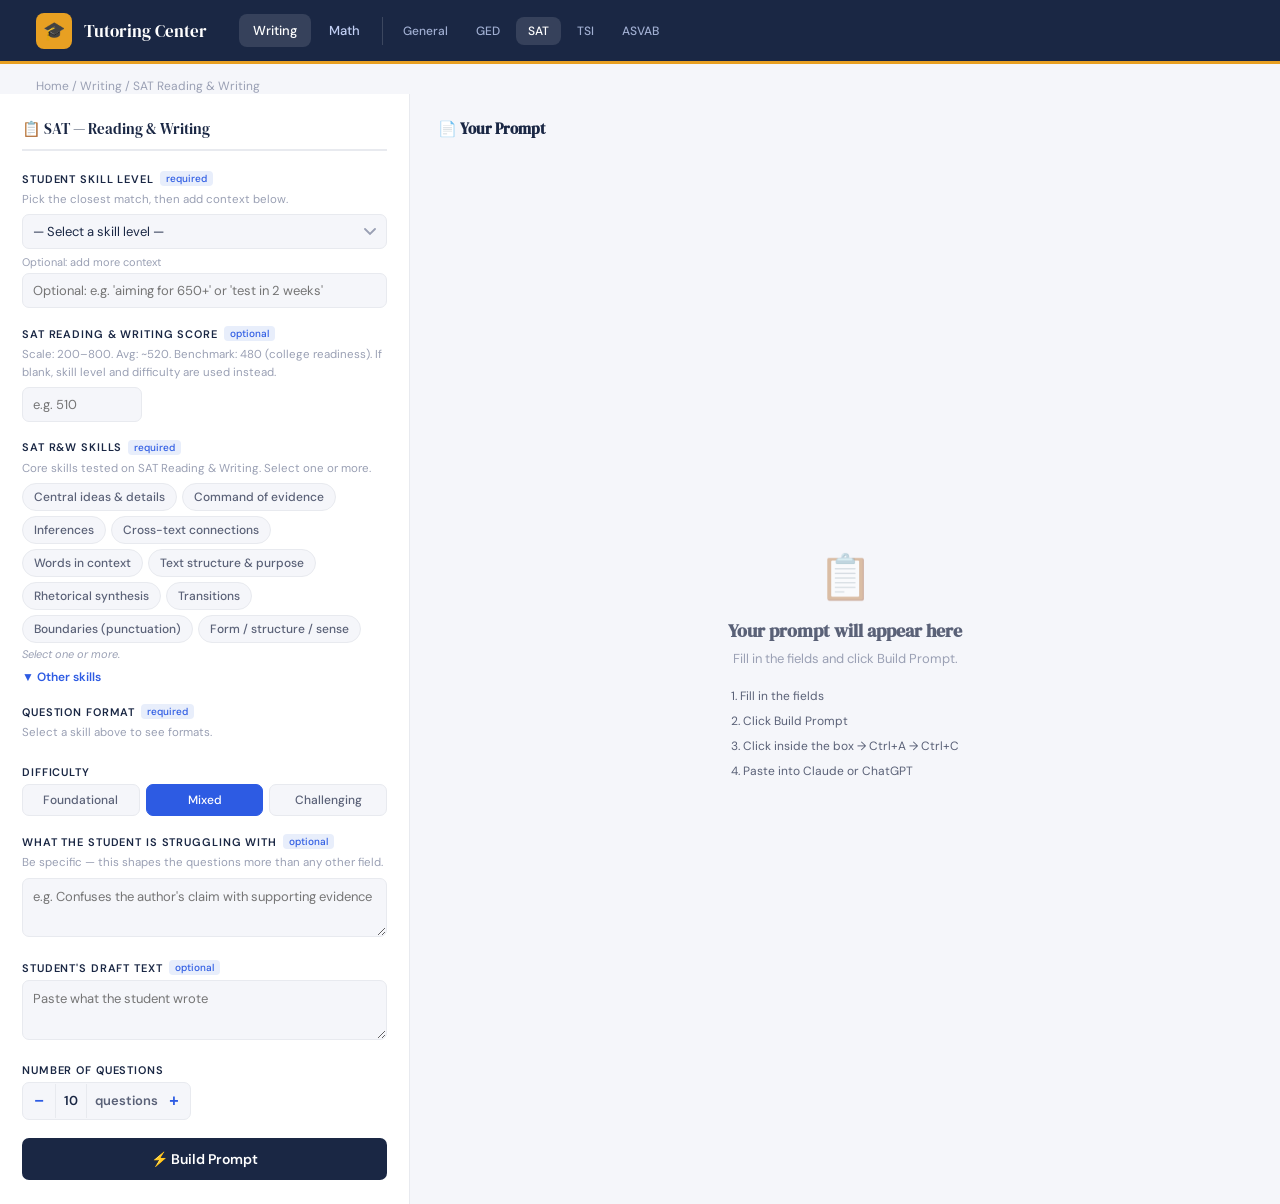
<file: writing-sat.html>
<!DOCTYPE html>
<html lang="en">
<head>
<meta charset="UTF-8">
<meta name="viewport" content="width=device-width, initial-scale=1.0">
<title>SAT Reading & Writing — Tutoring Center</title>
<link href="https://fonts.googleapis.com/css2?family=DM+Serif+Display&family=DM+Sans:wght@300;400;500;600&display=swap" rel="stylesheet">
<link rel="stylesheet" href="shared.css">
</head>
<body>
<nav>
  <a href="index.html" class="nav-brand"><div class="nav-icon">🎓</div><span class="nav-title">Tutoring Center</span></a>
  <div class="nav-links">
    <a href="writing.html" class="nav-link active">Writing</a>
    <a href="math.html" class="nav-link">Math</a>
  </div>
  <div class="nav-sub">
    <a href="writing-general.html" class="nav-sub-link">General</a>
    <a href="writing-ged.html" class="nav-sub-link">GED</a>
    <a href="writing-sat.html" class="nav-sub-link active">SAT</a>
    <a href="writing-tsi.html" class="nav-sub-link">TSI</a>
    <a href="writing-asvab.html" class="nav-sub-link">ASVAB</a>
  </div>
</nav>
<div class="breadcrumb"><a href="index.html">Home</a> / <a href="writing.html">Writing</a> / SAT Reading & Writing</div>

<div class="layout">
  <div class="form-panel">
    <div class="panel-title">📋 SAT — Reading & Writing</div>

    <div class="field" id="field-level">
      <div class="field-label">Student Skill Level <span class="badge">required</span></div>
      <div class="field-hint">Pick the closest match, then add context below.</div>
      <select id="select-level" onchange="clearErr('field-level')">
        <option value="">— Select a skill level —</option>
        <option value="Beginner — new to academic writing; needs foundational guidance">Beginner — new to academic writing</option>
        <option value="Developing — understands basics but makes consistent, patterned errors">Developing — consistent, patterned errors</option>
        <option value="Intermediate — solid structure; struggles with nuance and advanced choices">Intermediate — solid structure, struggles with nuance</option>
        <option value="Advanced — strong writer who needs refinement and style-level challenge">Advanced — needs refinement</option>
        <option value="Multilingual learner — grammar and sentence-level focus; avoid idiom-heavy explanations">Multilingual learner</option>
        <option value="Anxious or avoidant — needs confidence-building; frame as low-stakes exploration">Anxious / avoidant — needs confidence-building</option>
      </select>
      <div class="val-msg" id="val-level">Please select a skill level.</div>
      <div style="margin-top:6px;"><div style="font-size:11px;color:var(--gray-3);margin-bottom:4px;">Optional: add more context</div><input type="text" id="custom-level" placeholder="Optional: e.g. 'aiming for 650+' or 'test in 2 weeks'"></div>
    </div>

    <div class="field">
      <div class="field-label">SAT Reading & Writing Score <span class="badge">optional</span></div>
      <div class="field-hint">Scale: 200–800. Avg: ~520. Benchmark: 480 (college readiness). If blank, skill level and difficulty are used instead.</div>
      <input type="text" id="score-input" placeholder="e.g. 510" style="max-width:120px;">
    </div>

    <div class="field" id="field-skills">
      <div class="field-label">SAT R&W Skills <span class="badge">required</span></div>
      <div class="field-hint">Core skills tested on SAT Reading & Writing. Select one or more.</div>
      <div class="chips-wrap" id="chips">
        <div class="chip" data-skill="Central idea & main details" onclick="toggleChip(this)">Central ideas & details</div>
        <div class="chip" data-skill="Command of evidence — citing textual support" onclick="toggleChip(this)">Command of evidence</div>
        <div class="chip" data-skill="Inference & interpretation" onclick="toggleChip(this)">Inferences</div>
        <div class="chip" data-skill="Cross-text comparison" onclick="toggleChip(this)">Cross-text connections</div>
        <div class="chip" data-skill="Words in context" onclick="toggleChip(this)">Words in context</div>
        <div class="chip" data-skill="Text structure & organization" onclick="toggleChip(this)">Text structure & purpose</div>
        <div class="chip" data-skill="Rhetorical synthesis — combining sources" onclick="toggleChip(this)">Rhetorical synthesis</div>
        <div class="chip" data-skill="Transitions" onclick="toggleChip(this)">Transitions</div>
        <div class="chip" data-skill="Sentence boundaries & punctuation" onclick="toggleChip(this)">Boundaries (punctuation)</div>
        <div class="chip" data-skill="Grammar in context — within passages" onclick="toggleChip(this)">Form / structure / sense</div>
      </div>
      <div class="chip-note">Select one or more.</div>
      <span class="other-skills-toggle" id="other-skills-btn" onclick="toggleOtherSkills()">▼ Other skills</span>
      <div class="other-skills-section" id="other-skills-section">
        <div class="other-skills-label">Additional skills not specific to SAT R&W</div>
        <div class="chips-wrap" id="other-skills-chips"></div>
      </div>
      <div class="val-msg" id="val-skills">Please select at least one skill.</div>
    </div>

    <div class="field" id="field-format">
      <div class="field-label">Question Format <span class="badge">required</span></div>
      <div class="field-hint" id="format-hint">Select a skill above to see formats.</div>
      <div class="format-grid" id="format-grid"></div>
      <div class="val-msg" id="val-format">Please select at least one format.</div>
    </div>

    <div class="field">
      <div class="field-label">Difficulty</div>
      <div class="toggle-row">
        <button class="toggle-btn" id="diff-foundational" onclick="setDifficulty('foundational')">Foundational</button>
        <button class="toggle-btn active" id="diff-mixed" onclick="setDifficulty('mixed')">Mixed</button>
        <button class="toggle-btn" id="diff-challenging" onclick="setDifficulty('challenging')">Challenging</button>
      </div>
    </div>

    <div class="field">
      <div class="field-label">What the Student is Struggling With <span class="badge">optional</span></div>
      <div class="field-hint">Be specific — this shapes the questions more than any other field.</div>
      <textarea id="struggling-text" style="min-height:56px;" placeholder="e.g. Confuses the author's claim with supporting evidence"></textarea>
    </div>

    <div class="field">
      <div class="field-label">Student's Draft Text <span class="badge">optional</span></div>
      <textarea id="draft-text" style="min-height:56px;" placeholder="Paste what the student wrote"></textarea>
    </div>

    <div class="field">
      <div class="field-label">Number of Questions</div>
      <div class="stepper">
        <button onclick="changeQty(-1)">−</button>
        <div class="qty" id="qty-display">10</div>
        <span style="font-size:13px;font-weight:600;color:var(--gray-4);padding-left:8px;line-height:36px;">questions</span>
        <button onclick="changeQty(1)">+</button>
      </div>
    </div>

    <button class="submit-btn" onclick="buildPrompt()">⚡ Build Prompt</button>
  </div>

  <div class="output-panel">
    <div class="output-header">
      <h2>📄 Your Prompt <button class="copy-btn" id="copy-btn" onclick="copyPrompt()" style="display:none;">📋 Copy Prompt</button></h2>
    </div>
    <div id="empty-state" class="empty-state">
      <div class="es-icon">📋</div>
      <h3>Your prompt will appear here</h3>
      <p>Fill in the fields and click Build Prompt.</p>
      <div class="step-list">
        <span>1. Fill in the fields</span>
        <span>2. Click Build Prompt</span>
        <span>3. Click inside the box → Ctrl+A → Ctrl+C</span>
        <span>4. Paste into Claude or ChatGPT</span>
      </div>
    </div>
    <textarea id="prompt-output" class="prompt-box" style="display:none;" readonly onclick="this.select()"></textarea>
    <div id="copy-hint" class="copy-hint">✓ Text selected — press Ctrl+C to copy</div>
  </div>
</div>

<script src="shared.js"></script>
<script>
  const TEST_NAME = 'SAT Reading & Writing';

  const otherSkills = [
    {skill:"Author's purpose & point of view",label:"Author's purpose & POV"},
    {skill:'Identifying supporting evidence',label:'Identifying supporting evidence'},
    {skill:'Adding supporting evidence',label:'Adding supporting evidence'},
    {skill:'Evaluating arguments & claims',label:'Evaluating arguments & claims'},
    {skill:'Comparing arguments across texts',label:'Comparing arguments across texts'},
    {skill:'Comma splices & punctuation',label:'Comma splices & punctuation'},
    {skill:'Sentence-level editing',label:'Sentence-level editing'},
    {skill:'Thesis construction',label:'Thesis construction'},
    {skill:'Thesis evaluation',label:'Thesis evaluation'},
    {skill:'Thesis revision',label:'Thesis revision'},
    {skill:'Topic sentences',label:'Topic sentences'},
    {skill:'Argument & counterargument',label:'Argument & counterargument'},
    {skill:'Source integration & citation',label:'Source integration & citation'},
    {skill:'Essay organization & development',label:'Essay organization'},
    {skill:'Extended response & argumentative writing',label:'Extended response'},
    {skill:'Sentence revision & editing',label:'Sentence revision & editing'}
  ];

  const formatMap = {
    'Central idea & main details':[{fmt:'4-option multiple choice (SAT style)',name:'MC — SAT Style',desc:'4 options, one best answer from passage'},{fmt:'evidence-based revision',name:'Evidence-Based Revision',desc:'Choose the best revision to support the claim'},{fmt:'passage-based short response',name:'Short Response',desc:'Identify and explain in 1–2 sentences'}],
    'Command of evidence — citing textual support':[{fmt:'4-option multiple choice (SAT style)',name:'MC — SAT Style',desc:'Which quote best supports the claim?'},{fmt:'evidence-based revision',name:'Evidence-Based Revision',desc:'Choose the best evidence to add'}],
    'Inference & interpretation':[{fmt:'4-option multiple choice (SAT style)',name:'MC — SAT Style',desc:'What can be most reasonably inferred?'},{fmt:'passage-based short response',name:'Short Response',desc:'Explain the inference with evidence'}],
    'Cross-text comparison':[{fmt:'4-option multiple choice (SAT style)',name:'MC — SAT Style',desc:'How do these texts relate?'},{fmt:'passage-based short response',name:'Short Response',desc:'Compare passages on a specific point'}],
    'Words in context':[{fmt:'words in context (SAT style)',name:'Words in Context',desc:'Which word/phrase best fits the passage?'},{fmt:'4-option multiple choice (SAT style)',name:'MC — SAT Style',desc:'What does this word mean as used here?'}],
    'Text structure & organization':[{fmt:'4-option multiple choice (SAT style)',name:'MC — SAT Style',desc:'What is the main purpose of this paragraph?'},{fmt:'evidence-based revision',name:'Evidence-Based Revision',desc:'Choose the best structural revision'}],
    'Rhetorical synthesis — combining sources':[{fmt:'4-option multiple choice (SAT style)',name:'MC — SAT Style',desc:'Which best uses the notes to accomplish the goal?'},{fmt:'evidence-based revision',name:'Evidence-Based Revision',desc:'Choose the best synthesis sentence'}],
    'Transitions':[{fmt:'4-option multiple choice (SAT style)',name:'MC — SAT Style',desc:'Which transition best connects these sentences?'},{fmt:'evidence-based revision',name:'Evidence-Based Revision',desc:'Choose the best transition revision'}],
    'Sentence boundaries & punctuation':[{fmt:'4-option multiple choice (SAT style)',name:'MC — SAT Style',desc:'Which correctly punctuates/combines these sentences?'},{fmt:'error identification',name:'Error ID',desc:'Find the boundary error'}],
    'Grammar in context — within passages':[{fmt:'4-option multiple choice (SAT style)',name:'MC — SAT Style',desc:'Which version is grammatically correct in context?'},{fmt:'evidence-based revision',name:'Evidence-Based Revision',desc:'Choose the best correction'}],
    "Author's purpose & point of view":[{fmt:'4-option multiple choice (SAT style)',name:'MC — SAT Style',desc:"Why did the author include this?"},{fmt:'passage-based short response',name:'Short Response',desc:'Identify purpose and cite evidence'}],
    'Identifying supporting evidence':[{fmt:'4-option multiple choice (SAT style)',name:'MC — SAT Style',desc:'Which sentence best supports the claim?'},{fmt:'passage-based short response',name:'Short Response',desc:'Find and explain the evidence'}],
    'Adding supporting evidence':[{fmt:'evidence-based revision',name:'Evidence-Based Revision',desc:'Choose the best evidence to add'},{fmt:'4-option multiple choice (SAT style)',name:'MC — SAT Style',desc:'Which addition strengthens the argument?'}],
    'Evaluating arguments & claims':[{fmt:'4-option multiple choice (SAT style)',name:'MC — SAT Style',desc:'Which weakens/strengthens the argument?'},{fmt:'passage-based short response',name:'Short Response',desc:'Is the reasoning valid?'}],
    'Comparing arguments across texts':[{fmt:'4-option multiple choice (SAT style)',name:'MC — SAT Style',desc:'Where do authors agree/disagree?'},{fmt:'passage-based short response',name:'Short Response',desc:'Compare authors on a specific point'}],
    'Comma splices & punctuation':[{fmt:'4-option multiple choice (SAT style)',name:'MC — SAT Style',desc:'4 options, one correct'},{fmt:'error identification',name:'Error ID',desc:'Find and name the error'}],
    'Sentence-level editing':[{fmt:'4-option multiple choice (SAT style)',name:'MC — SAT Style',desc:'Which version is correct?'},{fmt:'evidence-based revision',name:'Evidence-Based Revision',desc:'Choose the best edit'}],
    'Thesis construction':[{fmt:'4-option multiple choice (SAT style)',name:'MC — SAT Style',desc:'Which thesis is arguable and specific?'},{fmt:'sentence rewrite',name:'Sentence Rewrite',desc:'Build a thesis from a topic'}],
    'Thesis evaluation':[{fmt:'4-option multiple choice (SAT style)',name:'MC — SAT Style',desc:'What is the weakness of this thesis?'},{fmt:'evidence-based revision',name:'Evidence-Based Revision',desc:'Choose the best thesis revision'}],
    'Thesis revision':[{fmt:'4-option multiple choice (SAT style)',name:'MC — SAT Style',desc:'Which is the strongest revision?'},{fmt:'sentence rewrite',name:'Sentence Rewrite',desc:'Revise to make it arguable'}],
    'Topic sentences':[{fmt:'4-option multiple choice (SAT style)',name:'MC — SAT Style',desc:'Which best introduces this paragraph?'},{fmt:'evidence-based revision',name:'Evidence-Based Revision',desc:'Choose the best topic sentence revision'}],
    'Argument & counterargument':[{fmt:'4-option multiple choice (SAT style)',name:'MC — SAT Style',desc:'Which best addresses the counterargument?'},{fmt:'passage-based short response',name:'Short Response',desc:'Draft a counterargument'}],
    'Source integration & citation':[{fmt:'4-option multiple choice (SAT style)',name:'MC — SAT Style',desc:'Which version integrates correctly?'},{fmt:'evidence-based revision',name:'Evidence-Based Revision',desc:'Choose the best integration'}],
    'Essay organization & development':[{fmt:'4-option multiple choice (SAT style)',name:'MC — SAT Style',desc:'Which best improves structure?'},{fmt:'evidence-based revision',name:'Evidence-Based Revision',desc:'Choose the best reorganization'}],
    'Extended response & argumentative writing':[{fmt:'extended response prompt',name:'Extended Response',desc:'Argumentative essay prompt'},{fmt:'passage-based short response',name:'Short Response',desc:'Draft a thesis and outline'}],
    'Sentence revision & editing':[{fmt:'4-option multiple choice (SAT style)',name:'MC — SAT Style',desc:'Which is the best revision?'},{fmt:'evidence-based revision',name:'Evidence-Based Revision',desc:'Choose the best edit'}]
  };

  buildOtherSkillsSection(otherSkills, toggleOtherChip);

  function getAllSelectedSkills() {
    return [
      ...Array.from(document.querySelectorAll('#chips .chip.selected')),
      ...Array.from(document.querySelectorAll('#other-skills-chips .chip.selected'))
    ].map(c => c.dataset.skill);
  }

  function getSelectedFormatOptions() {
    const skills = getAllSelectedSkills();
    const seen = new Set(); const fmts = [];
    for (const s of skills) for (const f of (formatMap[s] || [])) { if (!seen.has(f.fmt)) { seen.add(f.fmt); fmts.push(f); } }
    return fmts;
  }

  function toggleChip(el) { el.classList.toggle('selected'); clearErr('field-skills'); renderFormatCards(getSelectedFormatOptions()); }
  function toggleOtherChip(el) { el.classList.toggle('selected'); clearErr('field-skills'); renderFormatCards(getSelectedFormatOptions()); }

  function buildPrompt() {
    const skills = getAllSelectedSkills();
    let ok = true;
    if (!getLevel()) { document.getElementById('field-level').classList.add('error'); ok = false; }
    if (!skills.length) { document.getElementById('field-skills').classList.add('error'); ok = false; }
    if (!getFormats().length) { document.getElementById('field-format').classList.add('error'); ok = false; }
    if (!ok) return;
    const scoreSection = buildScoreSection(getScore(), {
      context: 'SAT Reading & Writing score scale: 200–800. Below 480 = below college-readiness benchmark. 480–560 = approaching benchmark; typical gaps in grammar in context, sentence boundaries, and transitions. 560–650 = on track; typical gaps in rhetorical synthesis and inference. 650–800 = strong; focus on cross-text connections, words in context at high nuance, and advanced inference. Calibrate difficulty and skill weighting to match this score range.'
    });
    showPrompt(buildBasePrompt({
      skillLine: skills.length === 1 ? `Focused skill: ${skills[0]}` : `Multiple skills: ${skills.join(', ')}`,
      level: getLevel(), formats: getFormats(), test: TEST_NAME,
      draft: document.getElementById('draft-text').value.trim(),
      struggling: document.getElementById('struggling-text').value.trim(),
      category: '', sessionType: 'writing', scoreSection,
      challengingLine: 'Emphasize challenging questions and edge cases where the wrong answer is highly tempting. Elevate vocabulary throughout — passages, questions, and answer choices should push toward AP and early college level, above the standard SAT range.'
    }));
  }
</script>
</body>
</html>
</file>
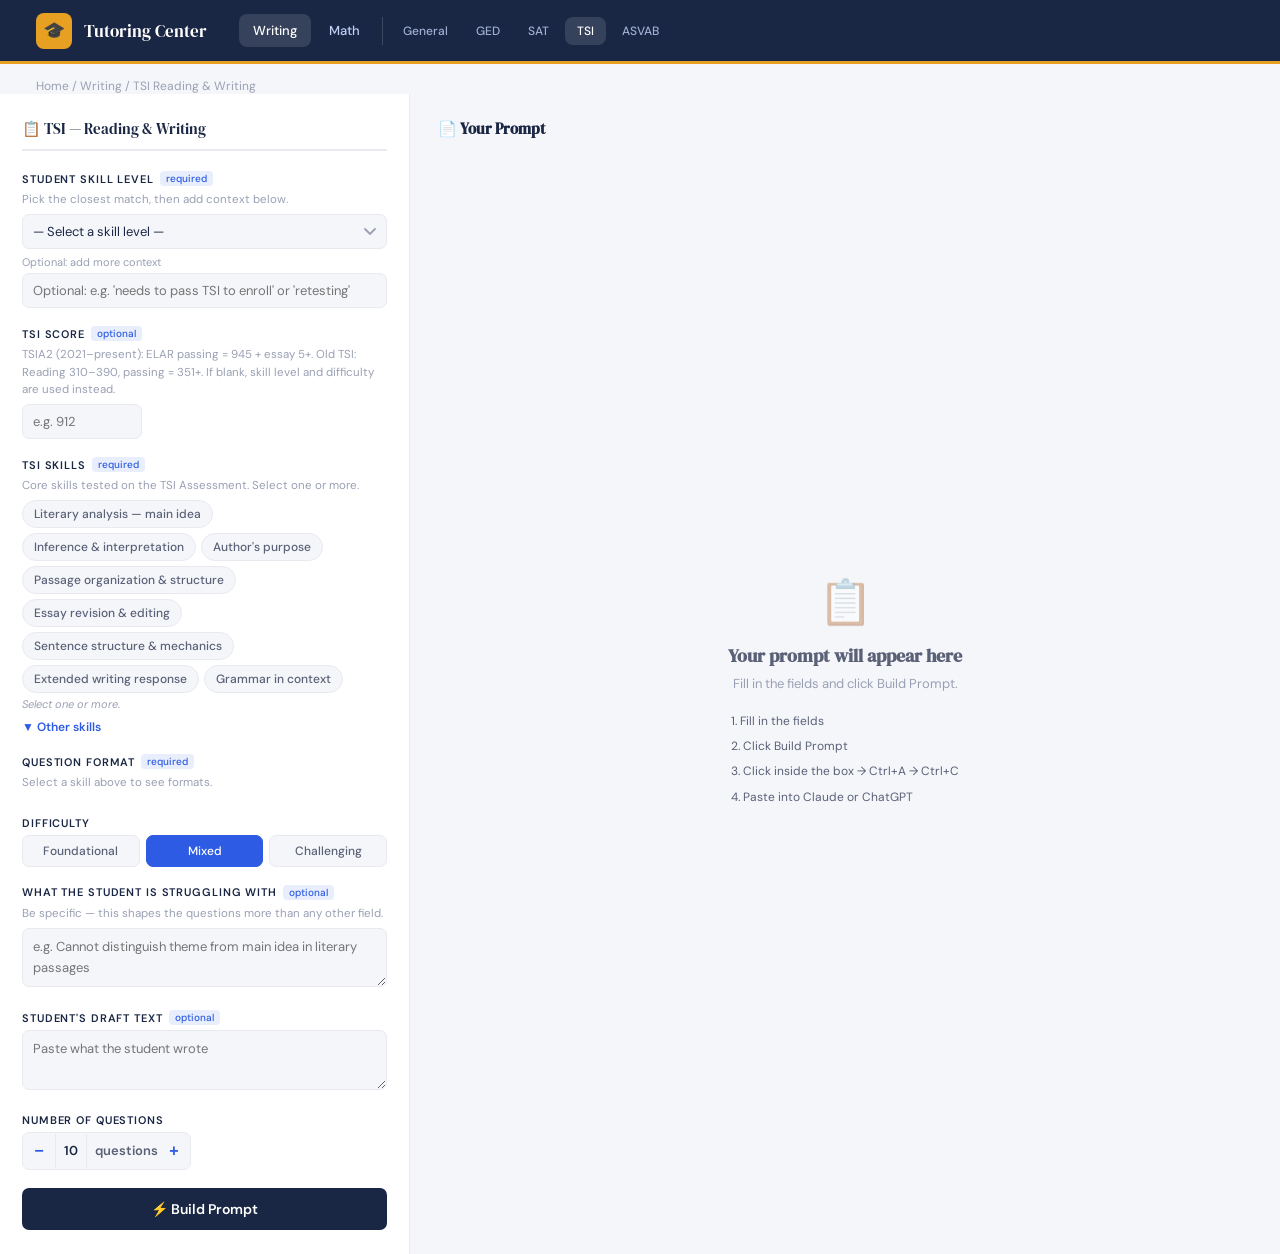
<file: writing-tsi.html>
<!DOCTYPE html>
<html lang="en">
<head>
<meta charset="UTF-8">
<meta name="viewport" content="width=device-width, initial-scale=1.0">
<title>TSI Reading & Writing — Tutoring Center</title>
<link href="https://fonts.googleapis.com/css2?family=DM+Serif+Display&family=DM+Sans:wght@300;400;500;600&display=swap" rel="stylesheet">
<link rel="stylesheet" href="shared.css">
</head>
<body>
<nav>
  <a href="index.html" class="nav-brand"><div class="nav-icon">🎓</div><span class="nav-title">Tutoring Center</span></a>
  <div class="nav-links">
    <a href="writing.html" class="nav-link active">Writing</a>
    <a href="math.html" class="nav-link">Math</a>
  </div>
  <div class="nav-sub">
    <a href="writing-general.html" class="nav-sub-link">General</a>
    <a href="writing-ged.html" class="nav-sub-link">GED</a>
    <a href="writing-sat.html" class="nav-sub-link">SAT</a>
    <a href="writing-tsi.html" class="nav-sub-link active">TSI</a>
    <a href="writing-asvab.html" class="nav-sub-link">ASVAB</a>
  </div>
</nav>
<div class="breadcrumb"><a href="index.html">Home</a> / <a href="writing.html">Writing</a> / TSI Reading & Writing</div>

<div class="layout">
  <div class="form-panel">
    <div class="panel-title">📋 TSI — Reading & Writing</div>

    <div class="field" id="field-level">
      <div class="field-label">Student Skill Level <span class="badge">required</span></div>
      <div class="field-hint">Pick the closest match, then add context below.</div>
      <select id="select-level" onchange="clearErr('field-level')">
        <option value="">— Select a skill level —</option>
        <option value="Beginner — new to academic writing; needs foundational guidance">Beginner — new to academic writing</option>
        <option value="Developing — understands basics but makes consistent, patterned errors">Developing — consistent, patterned errors</option>
        <option value="Intermediate — solid structure; struggles with nuance and advanced choices">Intermediate — solid structure, struggles with nuance</option>
        <option value="Advanced — strong writer who needs refinement and style-level challenge">Advanced — needs refinement</option>
        <option value="Multilingual learner — grammar and sentence-level focus; avoid idiom-heavy explanations">Multilingual learner</option>
        <option value="Anxious or avoidant — needs confidence-building; frame as low-stakes exploration">Anxious / avoidant — needs confidence-building</option>
      </select>
      <div class="val-msg" id="val-level">Please select a skill level.</div>
      <div style="margin-top:6px;"><div style="font-size:11px;color:var(--gray-3);margin-bottom:4px;">Optional: add more context</div><input type="text" id="custom-level" placeholder="Optional: e.g. 'needs to pass TSI to enroll' or 'retesting'"></div>
    </div>

    <div class="field">
      <div class="field-label">TSI Score <span class="badge">optional</span></div>
      <div class="field-hint">TSIA2 (2021–present): ELAR passing = 945 + essay 5+. Old TSI: Reading 310–390, passing = 351+. If blank, skill level and difficulty are used instead.</div>
      <input type="text" id="score-input" placeholder="e.g. 912" style="max-width:120px;">
    </div>

    <div class="field" id="field-skills">
      <div class="field-label">TSI Skills <span class="badge">required</span></div>
      <div class="field-hint">Core skills tested on the TSI Assessment. Select one or more.</div>
      <div class="chips-wrap" id="chips">
        <div class="chip" data-skill="Central idea & main details" onclick="toggleChip(this)">Literary analysis — main idea</div>
        <div class="chip" data-skill="Inference & interpretation" onclick="toggleChip(this)">Inference & interpretation</div>
        <div class="chip" data-skill="Author's purpose & point of view" onclick="toggleChip(this)">Author's purpose</div>
        <div class="chip" data-skill="Text structure & organization" onclick="toggleChip(this)">Passage organization & structure</div>
        <div class="chip" data-skill="Sentence revision & editing" onclick="toggleChip(this)">Essay revision & editing</div>
        <div class="chip" data-skill="Sentence boundaries & punctuation" onclick="toggleChip(this)">Sentence structure & mechanics</div>
        <div class="chip" data-skill="Extended response & argumentative writing" onclick="toggleChip(this)">Extended writing response</div>
        <div class="chip" data-skill="Grammar in context — within passages" onclick="toggleChip(this)">Grammar in context</div>
      </div>
      <div class="chip-note">Select one or more.</div>
      <span class="other-skills-toggle" id="other-skills-btn" onclick="toggleOtherSkills()">▼ Other skills</span>
      <div class="other-skills-section" id="other-skills-section">
        <div class="other-skills-label">Additional skills not specific to TSI</div>
        <div class="chips-wrap" id="other-skills-chips"></div>
      </div>
      <div class="val-msg" id="val-skills">Please select at least one skill.</div>
    </div>

    <div class="field" id="field-format">
      <div class="field-label">Question Format <span class="badge">required</span></div>
      <div class="field-hint" id="format-hint">Select a skill above to see formats.</div>
      <div class="format-grid" id="format-grid"></div>
      <div class="val-msg" id="val-format">Please select at least one format.</div>
    </div>

    <div class="field">
      <div class="field-label">Difficulty</div>
      <div class="toggle-row">
        <button class="toggle-btn" id="diff-foundational" onclick="setDifficulty('foundational')">Foundational</button>
        <button class="toggle-btn active" id="diff-mixed" onclick="setDifficulty('mixed')">Mixed</button>
        <button class="toggle-btn" id="diff-challenging" onclick="setDifficulty('challenging')">Challenging</button>
      </div>
    </div>

    <div class="field">
      <div class="field-label">What the Student is Struggling With <span class="badge">optional</span></div>
      <div class="field-hint">Be specific — this shapes the questions more than any other field.</div>
      <textarea id="struggling-text" style="min-height:56px;" placeholder="e.g. Cannot distinguish theme from main idea in literary passages"></textarea>
    </div>

    <div class="field">
      <div class="field-label">Student's Draft Text <span class="badge">optional</span></div>
      <textarea id="draft-text" style="min-height:56px;" placeholder="Paste what the student wrote"></textarea>
    </div>

    <div class="field">
      <div class="field-label">Number of Questions</div>
      <div class="stepper">
        <button onclick="changeQty(-1)">−</button>
        <div class="qty" id="qty-display">10</div>
        <span style="font-size:13px;font-weight:600;color:var(--gray-4);padding-left:8px;line-height:36px;">questions</span>
        <button onclick="changeQty(1)">+</button>
      </div>
    </div>

    <button class="submit-btn" onclick="buildPrompt()">⚡ Build Prompt</button>
  </div>

  <div class="output-panel">
    <div class="output-header">
      <h2>📄 Your Prompt <button class="copy-btn" id="copy-btn" onclick="copyPrompt()" style="display:none;">📋 Copy Prompt</button></h2>
    </div>
    <div id="empty-state" class="empty-state">
      <div class="es-icon">📋</div>
      <h3>Your prompt will appear here</h3>
      <p>Fill in the fields and click Build Prompt.</p>
      <div class="step-list">
        <span>1. Fill in the fields</span>
        <span>2. Click Build Prompt</span>
        <span>3. Click inside the box → Ctrl+A → Ctrl+C</span>
        <span>4. Paste into Claude or ChatGPT</span>
      </div>
    </div>
    <textarea id="prompt-output" class="prompt-box" style="display:none;" readonly onclick="this.select()"></textarea>
    <div id="copy-hint" class="copy-hint">✓ Text selected — press Ctrl+C to copy</div>
  </div>
</div>

<script src="shared.js"></script>
<script>
  const TEST_NAME = 'TSI Assessment Reading & Writing';

  const otherSkills = [
    {skill:'Cross-text comparison',label:'Cross-text comparison'},
    {skill:'Words in context',label:'Words in context'},
    {skill:'Command of evidence — citing textual support',label:'Command of evidence'},
    {skill:'Identifying supporting evidence',label:'Identifying supporting evidence'},
    {skill:'Adding supporting evidence',label:'Adding supporting evidence'},
    {skill:'Evaluating arguments & claims',label:'Evaluating arguments & claims'},
    {skill:'Comparing arguments across texts',label:'Comparing arguments across texts'},
    {skill:'Comma splices & punctuation',label:'Comma splices & punctuation'},
    {skill:'Transitions',label:'Transitions'},
    {skill:'Sentence-level editing',label:'Sentence-level editing'},
    {skill:'Thesis construction',label:'Thesis construction'},
    {skill:'Thesis evaluation',label:'Thesis evaluation'},
    {skill:'Thesis revision',label:'Thesis revision'},
    {skill:'Topic sentences',label:'Topic sentences'},
    {skill:'Argument & counterargument',label:'Argument & counterargument'},
    {skill:'Source integration & citation',label:'Source integration & citation'},
    {skill:'Rhetorical synthesis — combining sources',label:'Rhetorical synthesis'},
    {skill:'Essay organization & development',label:'Essay organization'}
  ];

  const formatMap = {
    'Central idea & main details':[{fmt:'4-option multiple choice (TSI style)',name:'MC — TSI Style',desc:'4 options, one best answer'},{fmt:'passage-based short response',name:'Short Response',desc:'Identify and explain in 1–2 sentences'}],
    'Inference & interpretation':[{fmt:'4-option multiple choice (TSI style)',name:'MC — TSI Style',desc:'What can be inferred?'},{fmt:'passage-based short response',name:'Short Response',desc:'Explain the inference with evidence'}],
    "Author's purpose & point of view":[{fmt:'4-option multiple choice (TSI style)',name:'MC — TSI Style',desc:"Why did the author write this?"},{fmt:'passage-based short response',name:'Short Response',desc:'Identify purpose and cite evidence'}],
    'Text structure & organization':[{fmt:'4-option multiple choice (TSI style)',name:'MC — TSI Style',desc:'How is this passage organized?'},{fmt:'rank and evaluate',name:'Rank / Order',desc:'Sequence paragraphs logically'}],
    'Sentence revision & editing':[{fmt:'4-option multiple choice (TSI style)',name:'MC — TSI Style',desc:'Which is the best revision?'},{fmt:'passage-based editing',name:'Passage-Based Editing',desc:'Choose the best edit in context'},{fmt:'sentence correction',name:'Sentence Correction',desc:'Rewrite to improve clarity'}],
    'Sentence boundaries & punctuation':[{fmt:'4-option multiple choice (TSI style)',name:'MC — TSI Style',desc:'Which correctly punctuates this?'},{fmt:'sentence correction',name:'Sentence Correction',desc:'Rewrite with correct structure'},{fmt:'error identification',name:'Error ID',desc:'Find the sentence structure error'}],
    'Extended response & argumentative writing':[{fmt:'extended writing prompt (TSI style — 5-paragraph response)',name:'Extended Writing',desc:'Full TSI-style argumentative essay prompt'},{fmt:'passage-based short response',name:'Short Response',desc:'Draft a thesis and outline'}],
    'Grammar in context — within passages':[{fmt:'4-option multiple choice (TSI style)',name:'MC — TSI Style',desc:'Which version is grammatically correct?'},{fmt:'passage-based editing',name:'Passage-Based Editing',desc:'Choose the best correction in context'}],
    'Cross-text comparison':[{fmt:'4-option multiple choice (TSI style)',name:'MC — TSI Style',desc:'How do these texts differ?'},{fmt:'passage-based short response',name:'Short Response',desc:'Compare with evidence from both'}],
    'Words in context':[{fmt:'4-option multiple choice (TSI style)',name:'MC — TSI Style',desc:'What does this word mean here?'},{fmt:'sentence revision',name:'Sentence Revision',desc:'Replace the underlined word'}],
    'Command of evidence — citing textual support':[{fmt:'4-option multiple choice (TSI style)',name:'MC — TSI Style',desc:'Which quote best supports the claim?'},{fmt:'passage-based short response',name:'Short Response',desc:'Cite and explain evidence'}],
    'Identifying supporting evidence':[{fmt:'4-option multiple choice (TSI style)',name:'MC — TSI Style',desc:'Which sentence supports the claim?'},{fmt:'passage-based short response',name:'Short Response',desc:'Find and explain the evidence'}],
    'Adding supporting evidence':[{fmt:'4-option multiple choice (TSI style)',name:'MC — TSI Style',desc:'Which addition strengthens the argument?'},{fmt:'passage-based editing',name:'Passage-Based Editing',desc:'Choose the best evidence to add'}],
    'Evaluating arguments & claims':[{fmt:'4-option multiple choice (TSI style)',name:'MC — TSI Style',desc:'Which weakens/strengthens the argument?'},{fmt:'passage-based short response',name:'Short Response',desc:'Is the reasoning valid?'}],
    'Comparing arguments across texts':[{fmt:'4-option multiple choice (TSI style)',name:'MC — TSI Style',desc:'Where do authors agree/disagree?'},{fmt:'passage-based short response',name:'Short Response',desc:'Compare authors on a specific point'}],
    'Comma splices & punctuation':[{fmt:'4-option multiple choice (TSI style)',name:'MC — TSI Style',desc:'4 options, one correct'},{fmt:'sentence correction',name:'Sentence Correction',desc:'Rewrite correctly'}],
    'Transitions':[{fmt:'4-option multiple choice (TSI style)',name:'MC — TSI Style',desc:'Which transition best connects these?'},{fmt:'error identification',name:'Error ID',desc:'Find the illogical transition'}],
    'Sentence-level editing':[{fmt:'4-option multiple choice (TSI style)',name:'MC — TSI Style',desc:'Which version is correct?'},{fmt:'passage-based editing',name:'Passage-Based Editing',desc:'Choose the best edit'}],
    'Thesis construction':[{fmt:'4-option multiple choice (TSI style)',name:'MC — TSI Style',desc:'Which thesis is arguable?'},{fmt:'sentence rewrite',name:'Sentence Rewrite',desc:'Build a thesis from a topic'}],
    'Thesis evaluation':[{fmt:'4-option multiple choice (TSI style)',name:'MC — TSI Style',desc:'What is the weakness of this thesis?'},{fmt:'evaluate a passage',name:'Evaluate a Passage',desc:'Is this thesis arguable?'}],
    'Thesis revision':[{fmt:'4-option multiple choice (TSI style)',name:'MC — TSI Style',desc:'Which is the strongest revision?'},{fmt:'sentence rewrite',name:'Sentence Rewrite',desc:'Revise to make it arguable'}],
    'Topic sentences':[{fmt:'4-option multiple choice (TSI style)',name:'MC — TSI Style',desc:'Which best introduces this paragraph?'},{fmt:'sentence rewrite',name:'Sentence Rewrite',desc:'Revise to preview the argument'}],
    'Argument & counterargument':[{fmt:'4-option multiple choice (TSI style)',name:'MC — TSI Style',desc:'Which best addresses the counterargument?'},{fmt:'passage-based short response',name:'Short Response',desc:'Draft a counterargument'}],
    'Source integration & citation':[{fmt:'4-option multiple choice (TSI style)',name:'MC — TSI Style',desc:'Which version integrates correctly?'},{fmt:'error identification',name:'Error ID',desc:'Find the citation error'}],
    'Rhetorical synthesis — combining sources':[{fmt:'4-option multiple choice (TSI style)',name:'MC — TSI Style',desc:'Which best combines these ideas?'},{fmt:'passage-based short response',name:'Short Response',desc:'Write a synthesis sentence'}],
    'Essay organization & development':[{fmt:'4-option multiple choice (TSI style)',name:'MC — TSI Style',desc:'Which best improves structure?'},{fmt:'rank and evaluate',name:'Rank / Order',desc:'Order paragraphs for best organization'}]
  };

  buildOtherSkillsSection(otherSkills, toggleOtherChip);

  function getAllSelectedSkills() {
    return [
      ...Array.from(document.querySelectorAll('#chips .chip.selected')),
      ...Array.from(document.querySelectorAll('#other-skills-chips .chip.selected'))
    ].map(c => c.dataset.skill);
  }

  function getSelectedFormatOptions() {
    const skills = getAllSelectedSkills();
    const seen = new Set(); const fmts = [];
    for (const s of skills) for (const f of (formatMap[s] || [])) { if (!seen.has(f.fmt)) { seen.add(f.fmt); fmts.push(f); } }
    return fmts;
  }

  function toggleChip(el) { el.classList.toggle('selected'); clearErr('field-skills'); renderFormatCards(getSelectedFormatOptions()); }
  function toggleOtherChip(el) { el.classList.toggle('selected'); clearErr('field-skills'); renderFormatCards(getSelectedFormatOptions()); }

  function buildPrompt() {
    const skills = getAllSelectedSkills();
    let ok = true;
    if (!getLevel()) { document.getElementById('field-level').classList.add('error'); ok = false; }
    if (!skills.length) { document.getElementById('field-skills').classList.add('error'); ok = false; }
    if (!getFormats().length) { document.getElementById('field-format').classList.add('error'); ok = false; }
    if (!ok) return;
    const scoreSection = buildScoreSection(getScore(), {
      context: 'TSI score context: TSIA2 (current, 2021–present) ELAR passing benchmark = 945 with essay score 5 or higher. Old TSI (pre-2021) Reading passing = 351 (scale 310–390). A score below the passing benchmark indicates foundational reading and writing gaps. A score close to but below passing suggests targeted skill deficits. Calibrate difficulty and skill selection to close the specific gap between this score and the passing benchmark.'
    });
    showPrompt(buildBasePrompt({
      skillLine: skills.length === 1 ? `Focused skill: ${skills[0]}` : `Multiple skills: ${skills.join(', ')}`,
      level: getLevel(), formats: getFormats(), test: TEST_NAME,
      draft: document.getElementById('draft-text').value.trim(),
      struggling: document.getElementById('struggling-text').value.trim(),
      category: '', sessionType: 'writing', scoreSection,
      challengingLine: 'Emphasize challenging questions and edge cases where the wrong answer is highly tempting. Elevate vocabulary throughout — passages, questions, and answer choices should reflect college undergraduate prose, one level above the TSI college readiness benchmark.'
    }));
  }
</script>
</body>
</html>
</file>
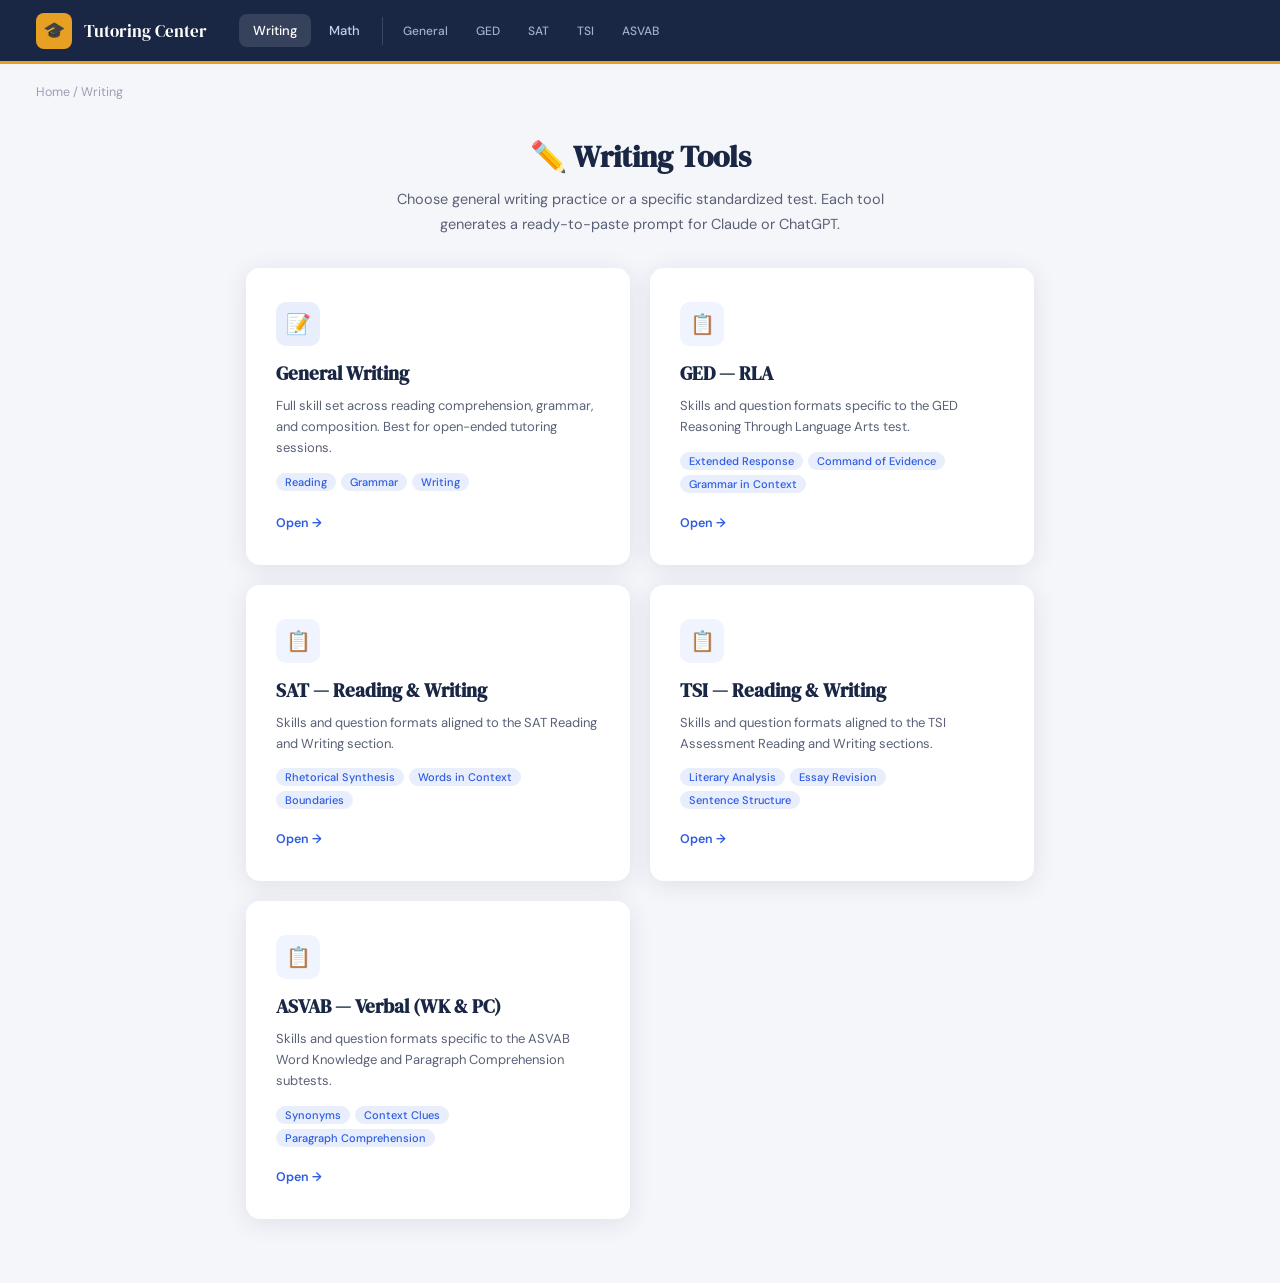
<file: writing.html>
<!DOCTYPE html>
<html lang="en">
<head>
<meta charset="UTF-8">
<meta name="viewport" content="width=device-width, initial-scale=1.0">
<title>Writing — Tutoring Center</title>
<link href="https://fonts.googleapis.com/css2?family=DM+Serif+Display&family=DM+Sans:wght@300;400;500;600&display=swap" rel="stylesheet">
<style>
  :root{--navy:#1a2744;--blue:#2d5be3;--blue-light:#e8eefb;--blue-mid:#c2d0f5;--gold:#e8a022;--green:#1a8a5a;--gray-1:#f5f6fa;--gray-2:#e8eaef;--gray-3:#9aa0b4;--gray-4:#5a6177;--text:#1a2744;--white:#ffffff;--radius:14px;--shadow:0 4px 24px rgba(26,39,68,0.10);}
  *{box-sizing:border-box;margin:0;padding:0;}
  body{font-family:'DM Sans',sans-serif;background:var(--gray-1);color:var(--text);min-height:100vh;}
  nav{background:var(--navy);padding:0 36px;display:flex;align-items:center;gap:0;border-bottom:3px solid var(--gold);height:64px;}
  .nav-brand{display:flex;align-items:center;gap:12px;text-decoration:none;}
  .nav-icon{width:36px;height:36px;background:var(--gold);border-radius:8px;display:flex;align-items:center;justify-content:center;font-size:18px;flex-shrink:0;}
  .nav-title{font-family:'DM Serif Display',serif;font-size:17px;color:var(--white);}
  .nav-links{display:flex;align-items:center;gap:4px;margin-left:32px;}
  .nav-link{color:var(--blue-mid);font-size:13px;font-weight:500;padding:8px 14px;border-radius:8px;text-decoration:none;transition:all 0.18s;}
  .nav-link:hover{background:rgba(255,255,255,0.08);color:var(--white);}
  .nav-link.active{background:rgba(255,255,255,0.12);color:var(--white);}
  .nav-sub{display:flex;align-items:center;gap:4px;margin-left:8px;padding-left:8px;border-left:1px solid rgba(255,255,255,0.15);}
  .nav-sub-link{color:var(--blue-mid);font-size:12px;font-weight:500;padding:6px 12px;border-radius:8px;text-decoration:none;transition:all 0.18s;opacity:0.8;}
  .nav-sub-link:hover{background:rgba(255,255,255,0.08);color:var(--white);opacity:1;}
  .breadcrumb{padding:20px 36px 0;font-size:12.5px;color:var(--gray-3);}
  .breadcrumb a{color:var(--gray-3);text-decoration:none;}
  .breadcrumb a:hover{color:var(--blue);}
  .hero{padding:36px 36px 32px;text-align:center;}
  .hero h1{font-family:'DM Serif Display',serif;font-size:30px;color:var(--navy);margin-bottom:10px;}
  .hero p{font-size:14.5px;color:var(--gray-4);max-width:500px;margin:0 auto;line-height:1.7;}
  .card-grid{display:grid;grid-template-columns:repeat(2,1fr);gap:20px;max-width:860px;margin:0 auto;padding:0 36px 64px;}
  .tool-card{background:var(--white);border-radius:var(--radius);box-shadow:var(--shadow);padding:32px 28px;text-decoration:none;color:var(--text);border:2px solid transparent;transition:all 0.22s;display:flex;flex-direction:column;gap:10px;}
  .tool-card:hover{border-color:var(--blue);transform:translateY(-3px);box-shadow:0 8px 32px rgba(45,91,227,0.15);}
  .tool-card.general .card-icon{background:var(--blue-light);color:var(--blue);}
  .tool-card.test .card-icon{background:#f0f4ff;color:var(--navy);}
  .card-icon{width:44px;height:44px;border-radius:10px;display:flex;align-items:center;justify-content:center;font-size:20px;margin-bottom:4px;}
  .tool-card h2{font-family:'DM Serif Display',serif;font-size:19px;color:var(--navy);}
  .tool-card p{font-size:13px;color:var(--gray-4);line-height:1.6;}
  .card-tags{display:flex;flex-wrap:wrap;gap:5px;margin-top:4px;}
  .tag{font-size:11px;font-weight:500;padding:2px 9px;border-radius:20px;background:var(--blue-light);color:var(--blue);}
  .arrow{margin-top:auto;padding-top:12px;font-size:12.5px;font-weight:600;color:var(--blue);}
  @media(max-width:700px){.card-grid{grid-template-columns:1fr;}}
</style>
</head>
<body>
<nav>
  <a href="index.html" class="nav-brand">
    <div class="nav-icon">🎓</div>
    <span class="nav-title">Tutoring Center</span>
  </a>
  <div class="nav-links">
    <a href="writing.html" class="nav-link active">Writing</a>
    <a href="math.html" class="nav-link">Math</a>
  </div>
  <div class="nav-sub">
    <a href="writing-general.html" class="nav-sub-link">General</a>
    <a href="writing-ged.html" class="nav-sub-link">GED</a>
    <a href="writing-sat.html" class="nav-sub-link">SAT</a>
    <a href="writing-tsi.html" class="nav-sub-link">TSI</a>
    <a href="writing-asvab.html" class="nav-sub-link">ASVAB</a>
  </div>
</nav>
<div class="breadcrumb"><a href="index.html">Home</a> / Writing</div>
<div class="hero">
  <h1>✏️ Writing Tools</h1>
  <p>Choose general writing practice or a specific standardized test. Each tool generates a ready-to-paste prompt for Claude or ChatGPT.</p>
</div>
<div class="card-grid">
  <a href="writing-general.html" class="tool-card general">
    <div class="card-icon">📝</div>
    <h2>General Writing</h2>
    <p>Full skill set across reading comprehension, grammar, and composition. Best for open-ended tutoring sessions.</p>
    <div class="card-tags"><span class="tag">Reading</span><span class="tag">Grammar</span><span class="tag">Writing</span></div>
    <div class="arrow">Open →</div>
  </a>
  <a href="writing-ged.html" class="tool-card test">
    <div class="card-icon">📋</div>
    <h2>GED — RLA</h2>
    <p>Skills and question formats specific to the GED Reasoning Through Language Arts test.</p>
    <div class="card-tags"><span class="tag">Extended Response</span><span class="tag">Command of Evidence</span><span class="tag">Grammar in Context</span></div>
    <div class="arrow">Open →</div>
  </a>
  <a href="writing-sat.html" class="tool-card test">
    <div class="card-icon">📋</div>
    <h2>SAT — Reading & Writing</h2>
    <p>Skills and question formats aligned to the SAT Reading and Writing section.</p>
    <div class="card-tags"><span class="tag">Rhetorical Synthesis</span><span class="tag">Words in Context</span><span class="tag">Boundaries</span></div>
    <div class="arrow">Open →</div>
  </a>
  <a href="writing-tsi.html" class="tool-card test">
    <div class="card-icon">📋</div>
    <h2>TSI — Reading & Writing</h2>
    <p>Skills and question formats aligned to the TSI Assessment Reading and Writing sections.</p>
    <div class="card-tags"><span class="tag">Literary Analysis</span><span class="tag">Essay Revision</span><span class="tag">Sentence Structure</span></div>
    <div class="arrow">Open →</div>
  </a>
  <a href="writing-asvab.html" class="tool-card test">
    <div class="card-icon">📋</div>
    <h2>ASVAB — Verbal (WK & PC)</h2>
    <p>Skills and question formats specific to the ASVAB Word Knowledge and Paragraph Comprehension subtests.</p>
    <div class="card-tags"><span class="tag">Synonyms</span><span class="tag">Context Clues</span><span class="tag">Paragraph Comprehension</span></div>
    <div class="arrow">Open →</div>
  </a>
</div>
</body>
</html>
</file>
<file: shared.css>
/* shared.css — used by all tool pages */
:root {
  --navy: #1a2744; --blue: #2d5be3; --blue-light: #e8eefb; --blue-mid: #c2d0f5;
  --gold: #e8a022; --green: #1a8a5a; --green-light: #e8f7f0;
  --red: #c0392b; --gray-1: #f5f6fa; --gray-2: #e8eaef;
  --gray-3: #9aa0b4; --gray-4: #5a6177; --text: #1a2744; --white: #ffffff;
  --radius: 12px; --radius-sm: 7px; --shadow: 0 2px 16px rgba(26,39,68,0.10);
}
* { box-sizing: border-box; margin: 0; padding: 0; }
body { font-family: 'DM Sans', sans-serif; background: var(--gray-1); color: var(--text); min-height: 100vh; }

nav { background: var(--navy); padding: 0 36px; display: flex; align-items: center; gap: 0; border-bottom: 3px solid var(--gold); height: 64px; }
.nav-brand { display: flex; align-items: center; gap: 12px; text-decoration: none; }
.nav-icon { width: 36px; height: 36px; background: var(--gold); border-radius: 8px; display: flex; align-items: center; justify-content: center; font-size: 18px; flex-shrink: 0; }
.nav-title { font-family: 'DM Serif Display', serif; font-size: 17px; color: var(--white); }
.nav-links { display: flex; align-items: center; gap: 4px; margin-left: 32px; }
.nav-link { color: var(--blue-mid); font-size: 13px; font-weight: 500; padding: 8px 14px; border-radius: 8px; text-decoration: none; transition: all 0.18s; }
.nav-link:hover { background: rgba(255,255,255,0.08); color: var(--white); }
.nav-link.active { background: rgba(255,255,255,0.12); color: var(--white); }
.nav-sub { display: flex; align-items: center; gap: 4px; margin-left: 8px; padding-left: 8px; border-left: 1px solid rgba(255,255,255,0.15); }
.nav-sub-link { color: var(--blue-mid); font-size: 12px; font-weight: 500; padding: 6px 12px; border-radius: 8px; text-decoration: none; transition: all 0.18s; opacity: 0.8; }
.nav-sub-link:hover { background: rgba(255,255,255,0.08); color: var(--white); opacity: 1; }
.nav-sub-link.active { background: rgba(255,255,255,0.12); color: var(--white); opacity: 1; }

.breadcrumb { padding: 14px 36px 0; font-size: 12px; color: var(--gray-3); }
.breadcrumb a { color: var(--gray-3); text-decoration: none; }
.breadcrumb a:hover { color: var(--blue); }

.layout { display: grid; grid-template-columns: 410px 1fr; min-height: calc(100vh - 64px); }
.form-panel { background: var(--white); border-right: 1px solid var(--gray-2); padding: 24px 22px; overflow-y: auto; }
.panel-title { font-family: 'DM Serif Display', serif; font-size: 15px; color: var(--navy); margin-bottom: 20px; padding-bottom: 10px; border-bottom: 2px solid var(--gray-2); display: flex; align-items: center; gap: 7px; }

.field { margin-bottom: 18px; }
.field-label { font-size: 11px; font-weight: 600; color: var(--navy); text-transform: uppercase; letter-spacing: 0.08em; margin-bottom: 5px; display: flex; align-items: center; gap: 6px; }
.badge { font-size: 10px; background: var(--blue-light); color: var(--blue); border-radius: 4px; padding: 1px 6px; text-transform: none; letter-spacing: 0; font-weight: 500; }
.field-hint { font-size: 11.5px; color: var(--gray-3); margin-bottom: 6px; line-height: 1.5; }

select, textarea, input[type="text"] { width: 100%; font-family: 'DM Sans', sans-serif; font-size: 13px; color: var(--text); background: var(--gray-1); border: 1.5px solid var(--gray-2); border-radius: var(--radius-sm); padding: 8px 10px; transition: border-color 0.2s, background 0.2s, box-shadow 0.2s; outline: none; }
select { background-image: url("data:image/svg+xml,%3Csvg xmlns='http://www.w3.org/2000/svg' width='12' height='8' viewBox='0 0 12 8'%3E%3Cpath d='M1 1l5 5 5-5' stroke='%239aa0b4' stroke-width='1.8' fill='none' stroke-linecap='round'/%3E%3C/svg%3E"); background-repeat: no-repeat; background-position: right 10px center; padding-right: 28px; cursor: pointer; appearance: none; }
select:focus, textarea:focus, input[type="text"]:focus { border-color: var(--blue); background: var(--white); box-shadow: 0 0 0 3px rgba(45,91,227,0.10); }
textarea { resize: vertical; line-height: 1.6; }

.toggle-row { display: flex; gap: 6px; }
.toggle-btn { flex: 1; padding: 7px; border: 1.5px solid var(--gray-2); border-radius: var(--radius-sm); background: var(--gray-1); font-family: 'DM Sans', sans-serif; font-size: 12px; font-weight: 500; color: var(--gray-4); cursor: pointer; transition: all 0.18s; text-align: center; }
.toggle-btn.active { background: var(--blue); border-color: var(--blue); color: var(--white); }
.toggle-btn:hover:not(.active) { border-color: var(--blue); color: var(--blue); background: var(--blue-light); }

.chips-wrap { display: flex; flex-wrap: wrap; gap: 5px; min-height: 28px; }
.chip { padding: 5px 11px; border: 1.5px solid var(--gray-2); border-radius: 20px; font-size: 12px; font-weight: 500; color: var(--gray-4); background: var(--gray-1); cursor: pointer; transition: all 0.18s; user-select: none; }
.chip.selected { background: var(--blue); border-color: var(--blue); color: var(--white); }
.chip:hover:not(.selected) { border-color: var(--blue); color: var(--blue); background: var(--blue-light); }
.chip-note { font-size: 11px; color: var(--gray-3); margin-top: 4px; font-style: italic; }

.other-skills-toggle { font-size: 12px; font-weight: 600; color: var(--blue); cursor: pointer; margin-top: 8px; display: inline-flex; align-items: center; gap: 5px; user-select: none; }
.other-skills-toggle:hover { text-decoration: underline; }
.other-skills-section { display: none; margin-top: 8px; padding: 10px; background: var(--gray-1); border-radius: var(--radius-sm); border: 1.5px solid var(--gray-2); }
.other-skills-section.open { display: block; }
.other-skills-label { font-size: 10.5px; font-weight: 600; color: var(--gray-3); text-transform: uppercase; letter-spacing: 0.07em; margin-bottom: 7px; }

.format-grid { display: grid; grid-template-columns: 1fr 1fr; gap: 5px; }
.format-card { border: 1.5px solid var(--gray-2); border-radius: var(--radius-sm); padding: 8px 10px; cursor: pointer; transition: all 0.18s; background: var(--gray-1); }
.format-card.selected { border-color: var(--blue); background: var(--blue-light); }
.format-card:hover:not(.selected) { border-color: var(--blue); background: var(--blue-light); }
.fc-top { display: flex; align-items: center; gap: 5px; margin-bottom: 1px; }
.fc-check { width: 14px; height: 14px; border: 1.5px solid var(--gray-3); border-radius: 3px; background: var(--white); display: flex; align-items: center; justify-content: center; font-size: 8px; transition: all 0.18s; flex-shrink: 0; }
.format-card.selected .fc-check { background: var(--blue); border-color: var(--blue); color: var(--white); }
.fc-name { font-size: 11.5px; font-weight: 600; color: var(--text); }
.fc-desc { font-size: 10.5px; color: var(--gray-3); padding-left: 19px; line-height: 1.4; }

.stepper { display: flex; align-items: center; background: var(--gray-1); border: 1.5px solid var(--gray-2); border-radius: var(--radius-sm); overflow: hidden; width: fit-content; }
.stepper button { width: 32px; height: 34px; border: none; background: transparent; font-size: 16px; color: var(--blue); cursor: pointer; font-weight: 600; transition: background 0.15s; display: flex; align-items: center; justify-content: center; }
.stepper button:hover { background: var(--blue-light); }
.qty { min-width: 32px; text-align: center; font-size: 13px; font-weight: 600; color: var(--text); border-left: 1px solid var(--gray-2); border-right: 1px solid var(--gray-2); padding: 0 4px; line-height: 34px; }

.submit-btn { width: 100%; padding: 12px; background: var(--navy); color: var(--white); border: none; border-radius: var(--radius-sm); font-family: 'DM Sans', sans-serif; font-size: 14px; font-weight: 600; cursor: pointer; transition: all 0.2s; margin-top: 4px; display: flex; align-items: center; justify-content: center; gap: 8px; }
.submit-btn:hover { background: var(--blue); box-shadow: 0 4px 16px rgba(45,91,227,0.30); transform: translateY(-1px); }
.submit-btn:active { transform: none; }

.val-msg { font-size: 11px; color: var(--red); margin-top: 4px; display: none; }
.field.error select { border-color: var(--red); }
.field.error .val-msg { display: block; }

.output-panel { padding: 24px 28px; overflow-y: auto; display: flex; flex-direction: column; }
.output-header { display: flex; align-items: center; margin-bottom: 14px; flex-shrink: 0; }
.output-header h2 { font-family: 'DM Serif Display', serif; font-size: 15px; color: var(--navy); display: flex; align-items: center; gap: 7px; }
.copy-btn { display: inline-flex; align-items: center; gap: 5px; padding: 4px 11px; background: var(--gold); color: var(--navy); border: none; border-radius: var(--radius-sm); font-family: 'DM Sans', sans-serif; font-size: 11.5px; font-weight: 600; cursor: pointer; transition: all 0.18s; vertical-align: middle; position: relative; top: -2px; margin-left: 10px; }
.copy-btn:hover { background: #d4911e; }
.copy-btn.copied { background: var(--green); color: var(--white); }
.prompt-box { background: var(--white); border: 1.5px solid var(--gray-2); border-radius: var(--radius); padding: 24px 28px; flex: 1; box-shadow: var(--shadow); font-size: 13px; line-height: 1.8; color: var(--text); white-space: pre-wrap; font-family: 'DM Sans', sans-serif; min-height: 300px; resize: none; width: 100%; outline: none; cursor: text; }
.empty-state { flex: 1; display: flex; flex-direction: column; align-items: center; justify-content: center; color: var(--gray-3); text-align: center; padding: 40px; }
.empty-state .es-icon { font-size: 44px; margin-bottom: 12px; opacity: 0.45; }
.empty-state h3 { font-family: 'DM Serif Display', serif; font-size: 18px; color: var(--gray-4); margin-bottom: 6px; }
.empty-state p { font-size: 13px; max-width: 300px; line-height: 1.6; }
.step-list { margin-top: 14px; text-align: left; font-size: 12px; color: var(--gray-4); line-height: 2.1; }
.step-list span { display: block; }
.copy-hint { display: none; margin-top: 7px; font-size: 12px; color: var(--blue); font-weight: 600; }

@media (max-width: 900px) {
  .layout { grid-template-columns: 1fr; }
  .form-panel { border-right: none; border-bottom: 1px solid var(--gray-2); }
  .form-panel, .output-panel { padding: 20px 18px; }
}
</file>
